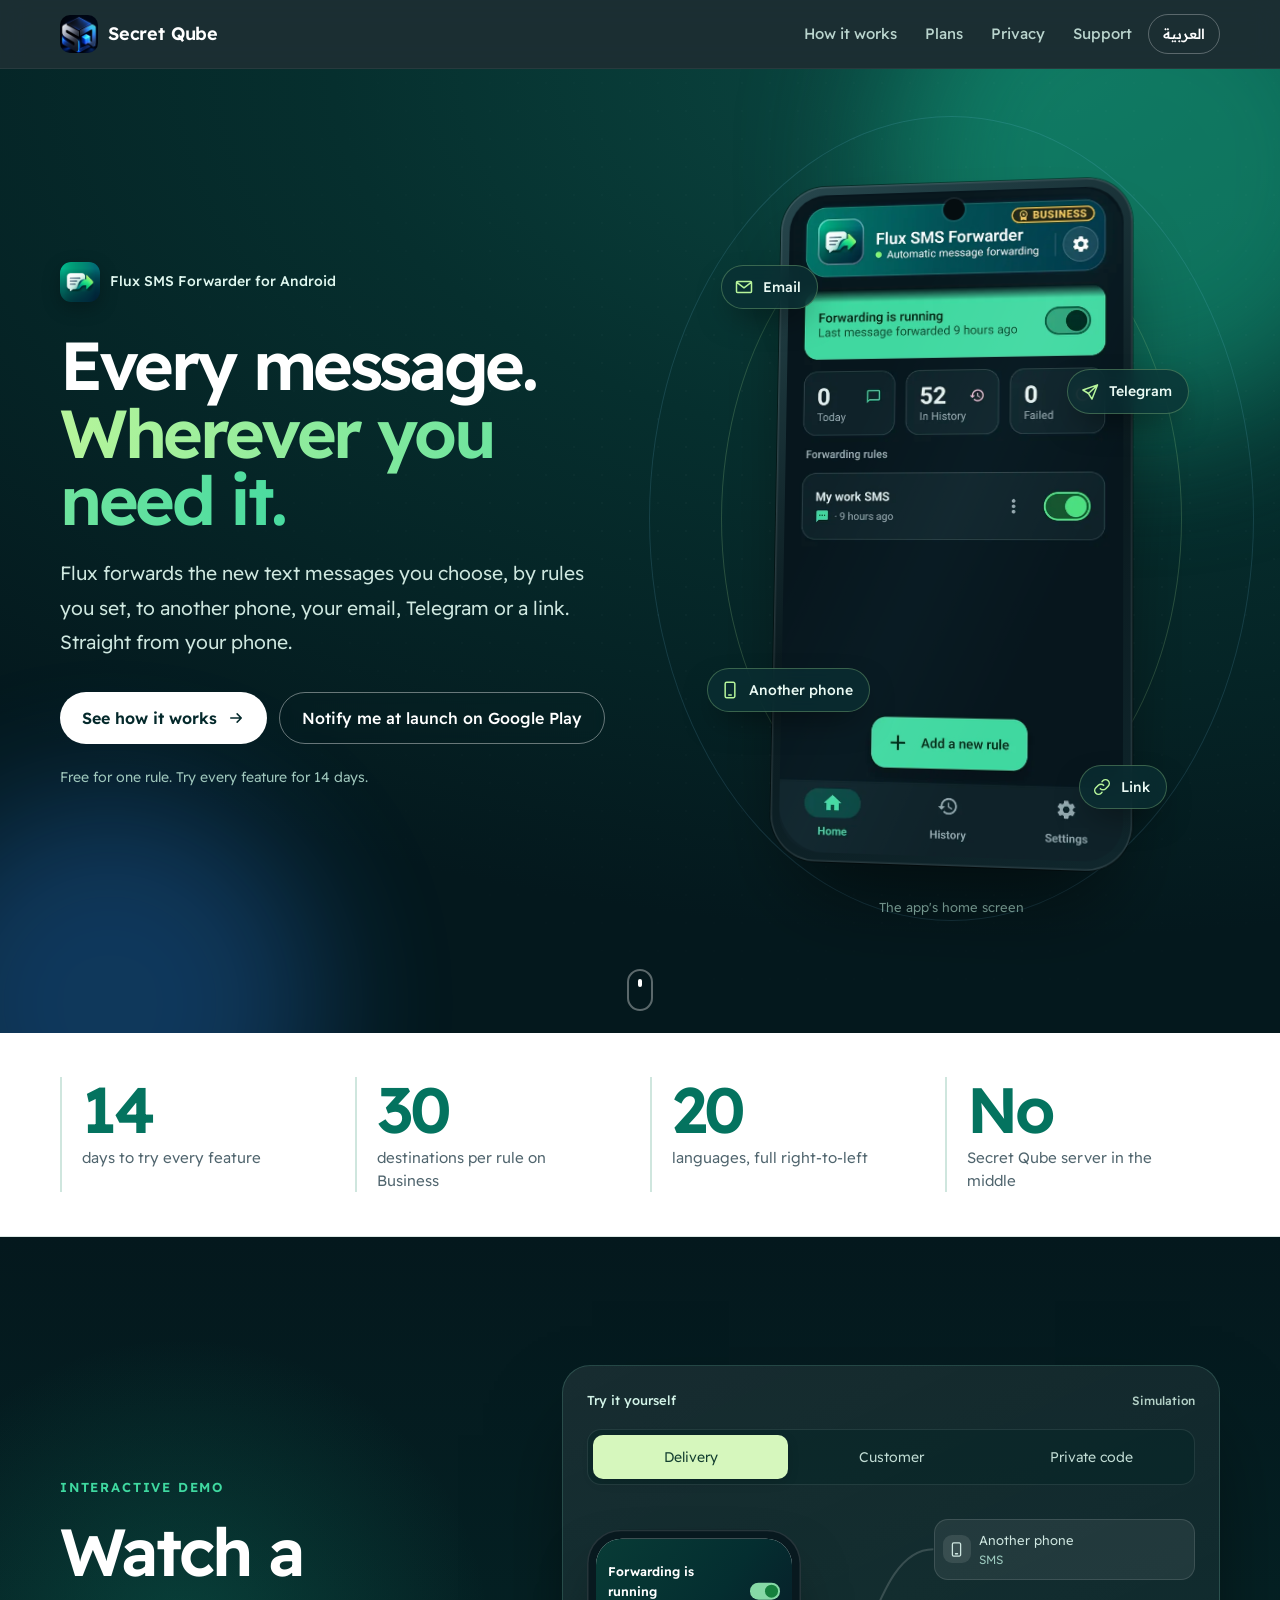
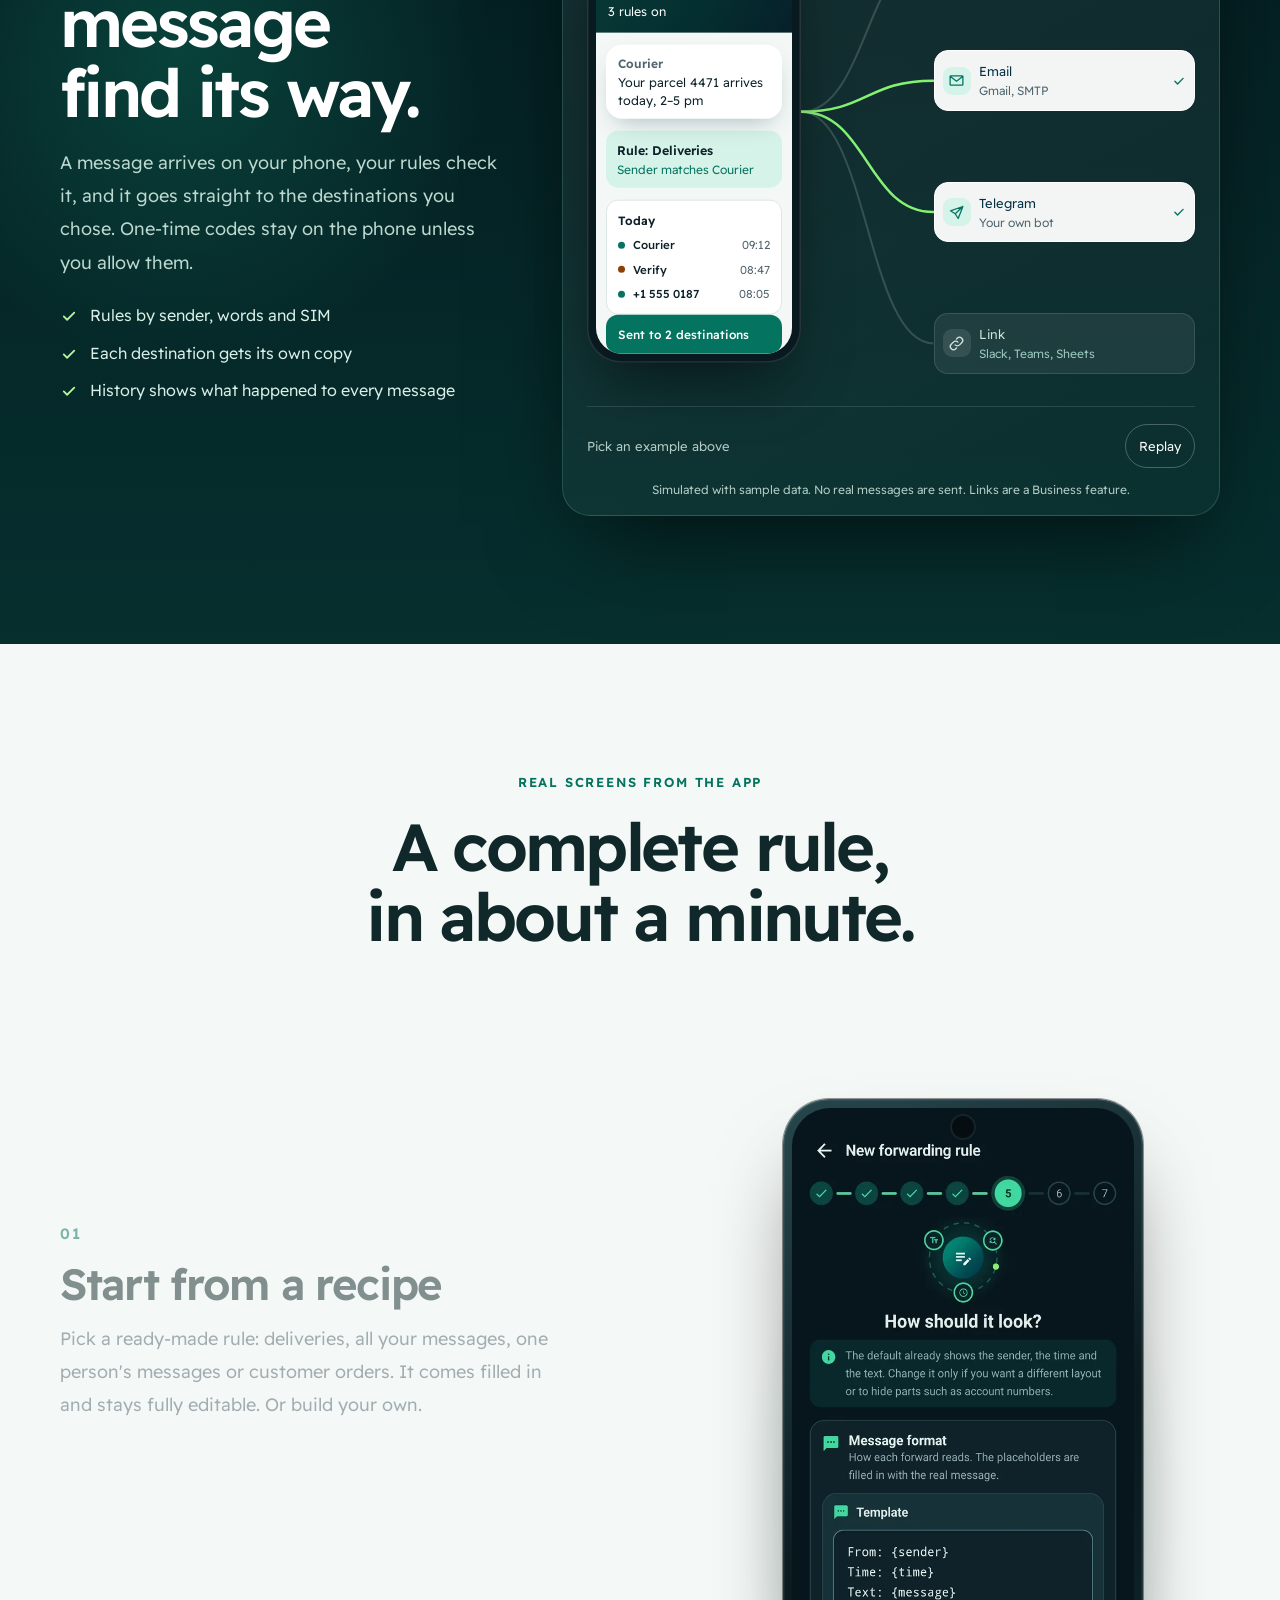
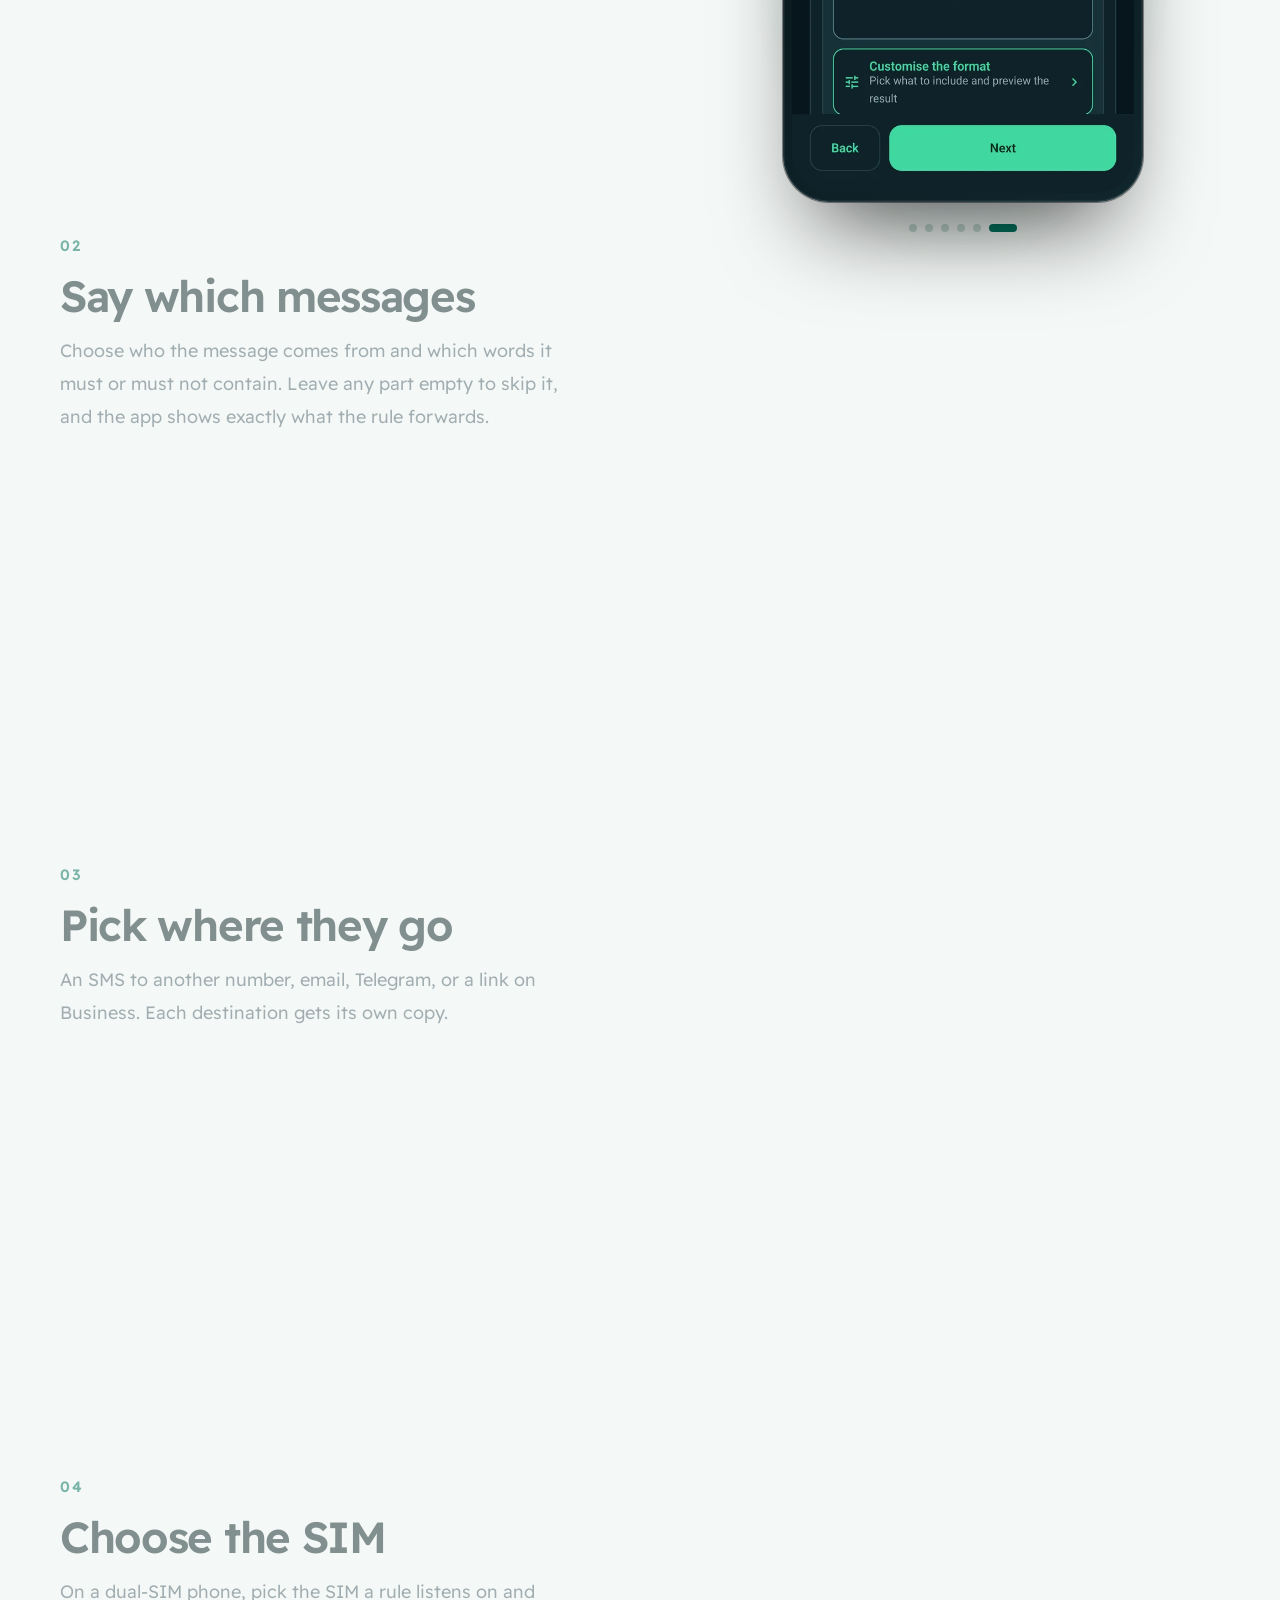
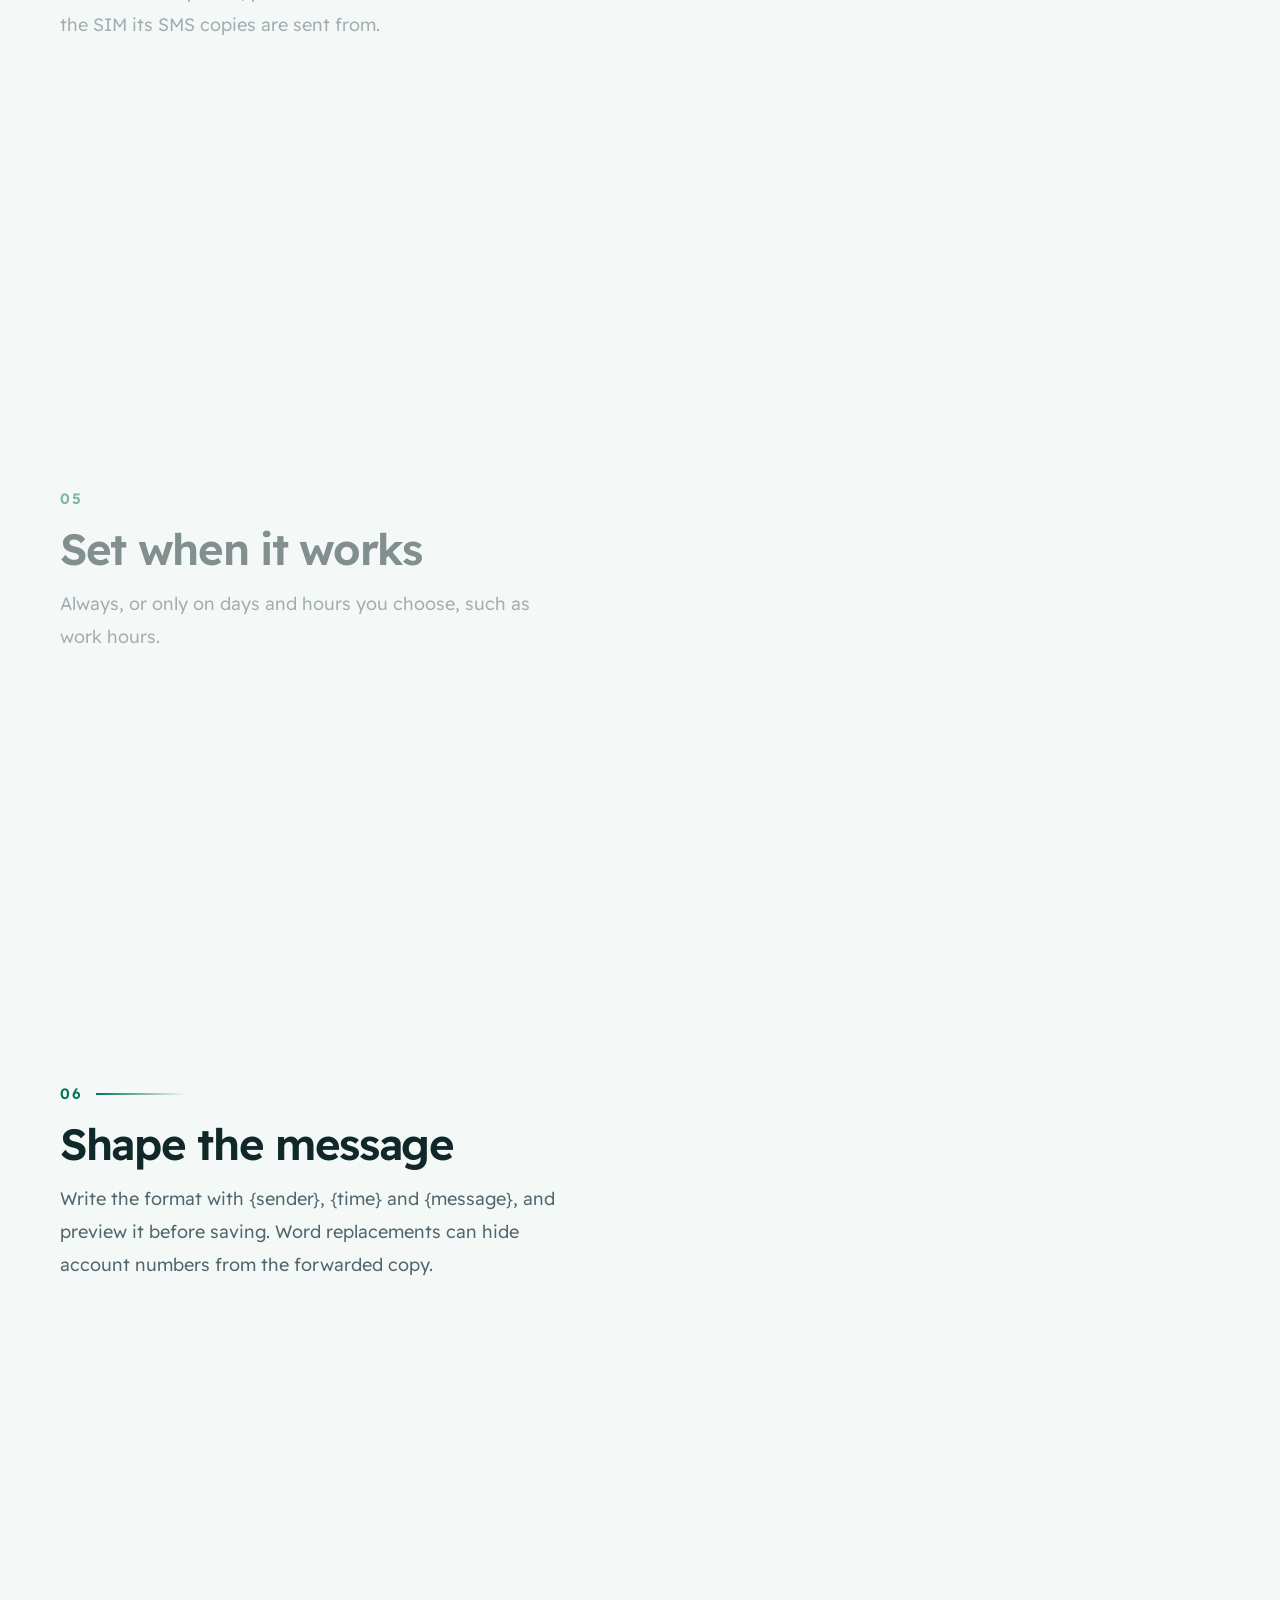
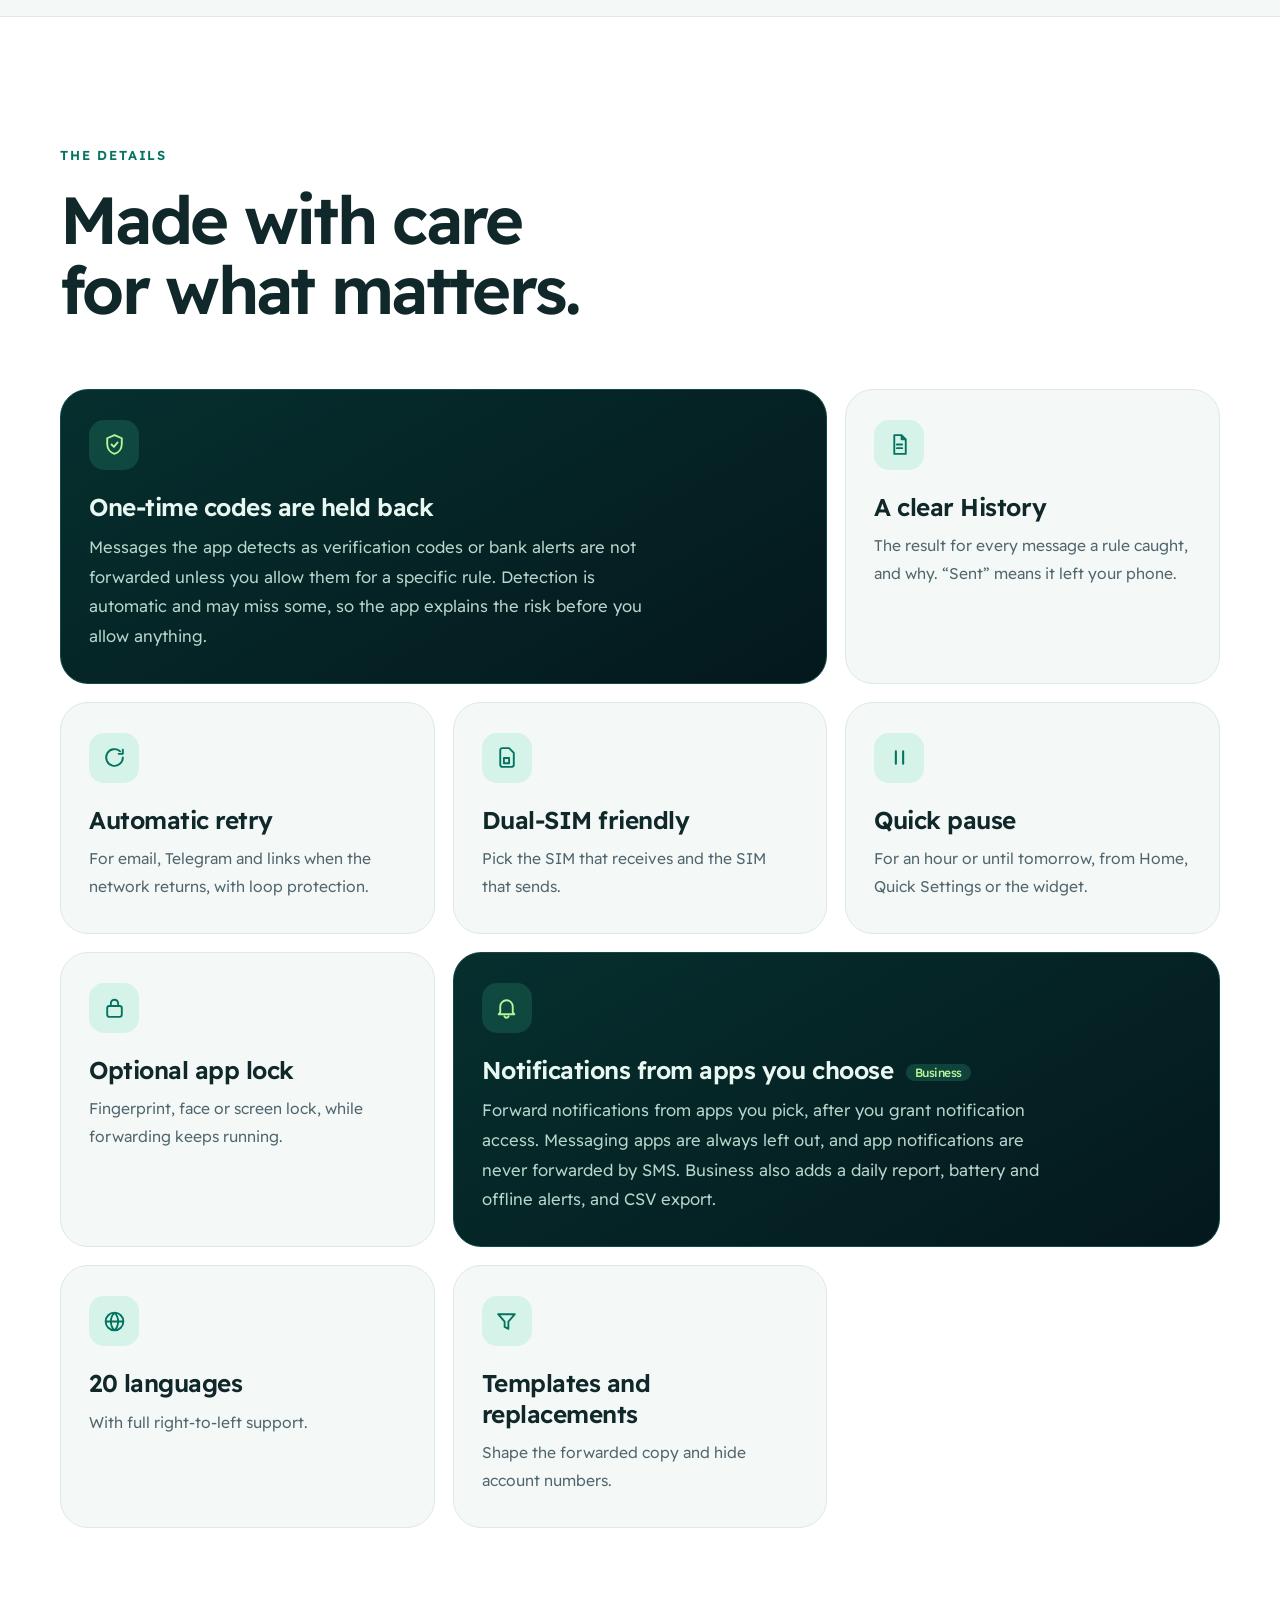
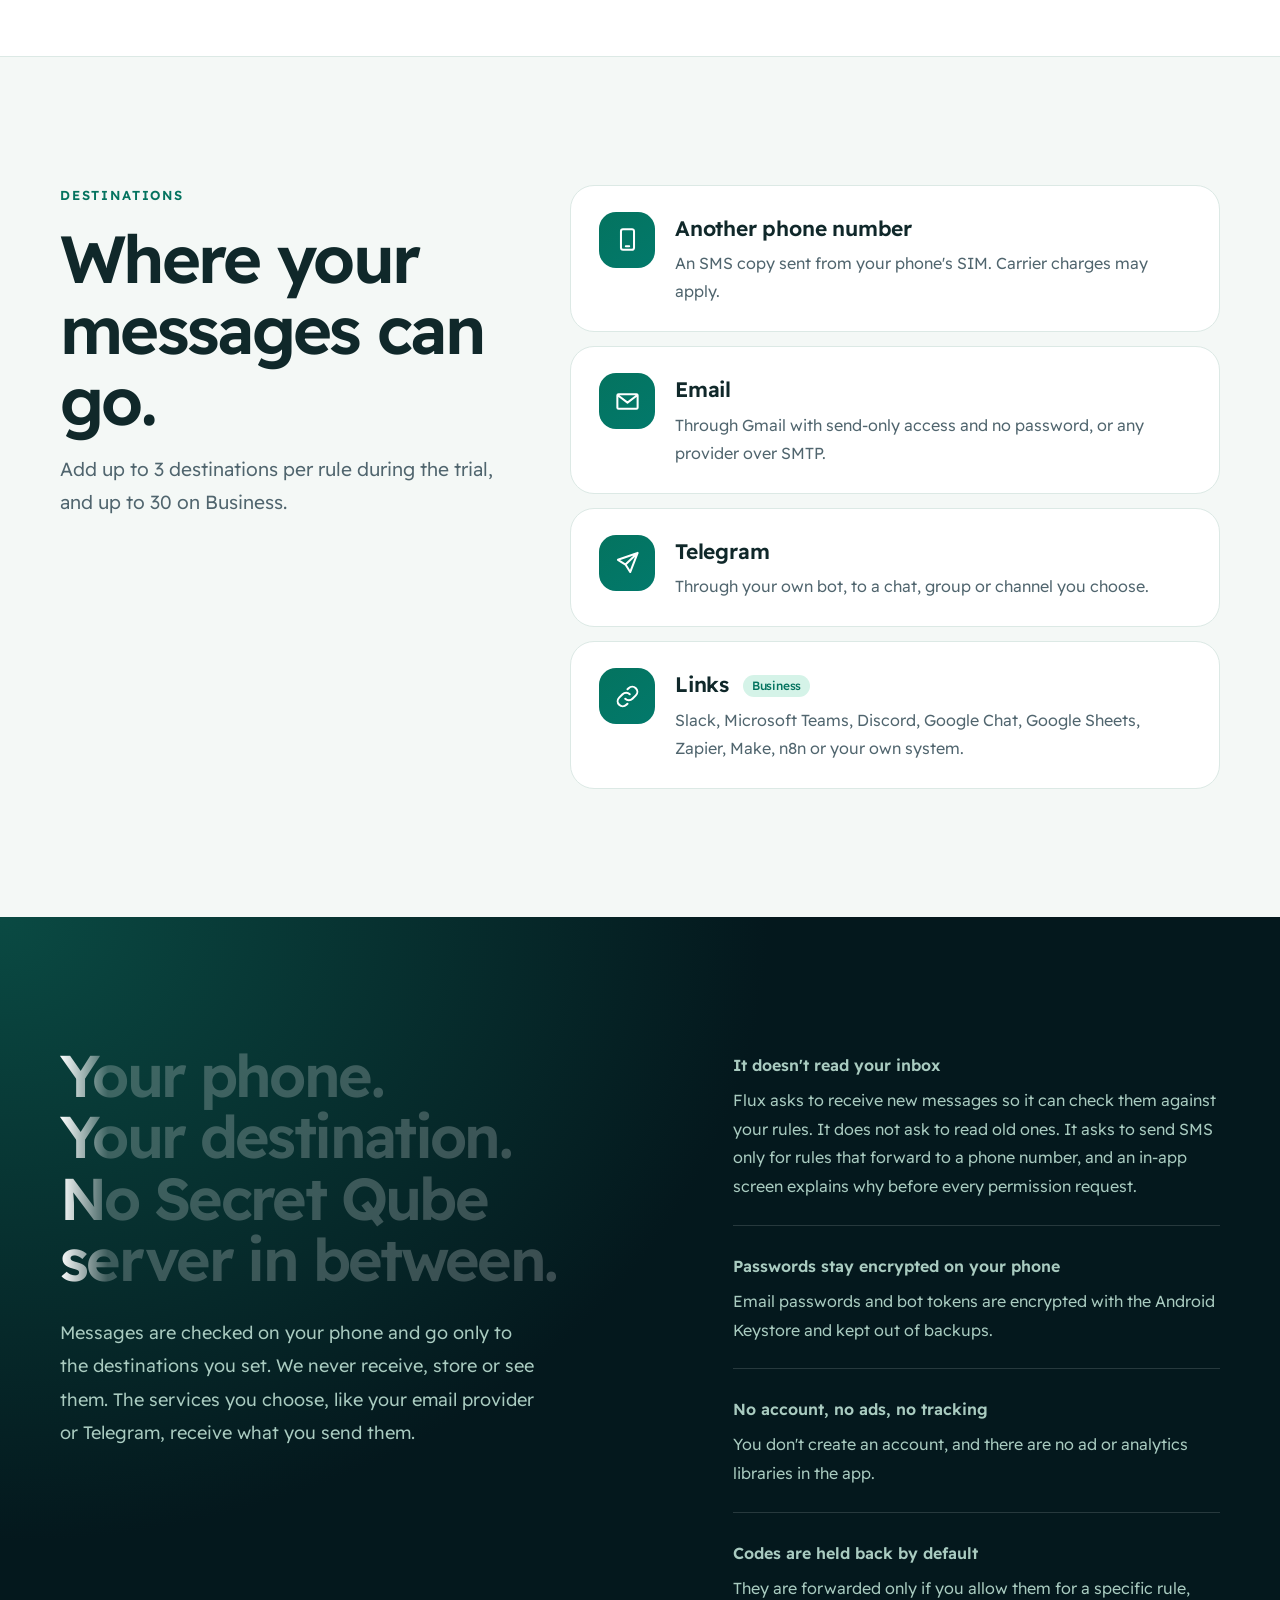
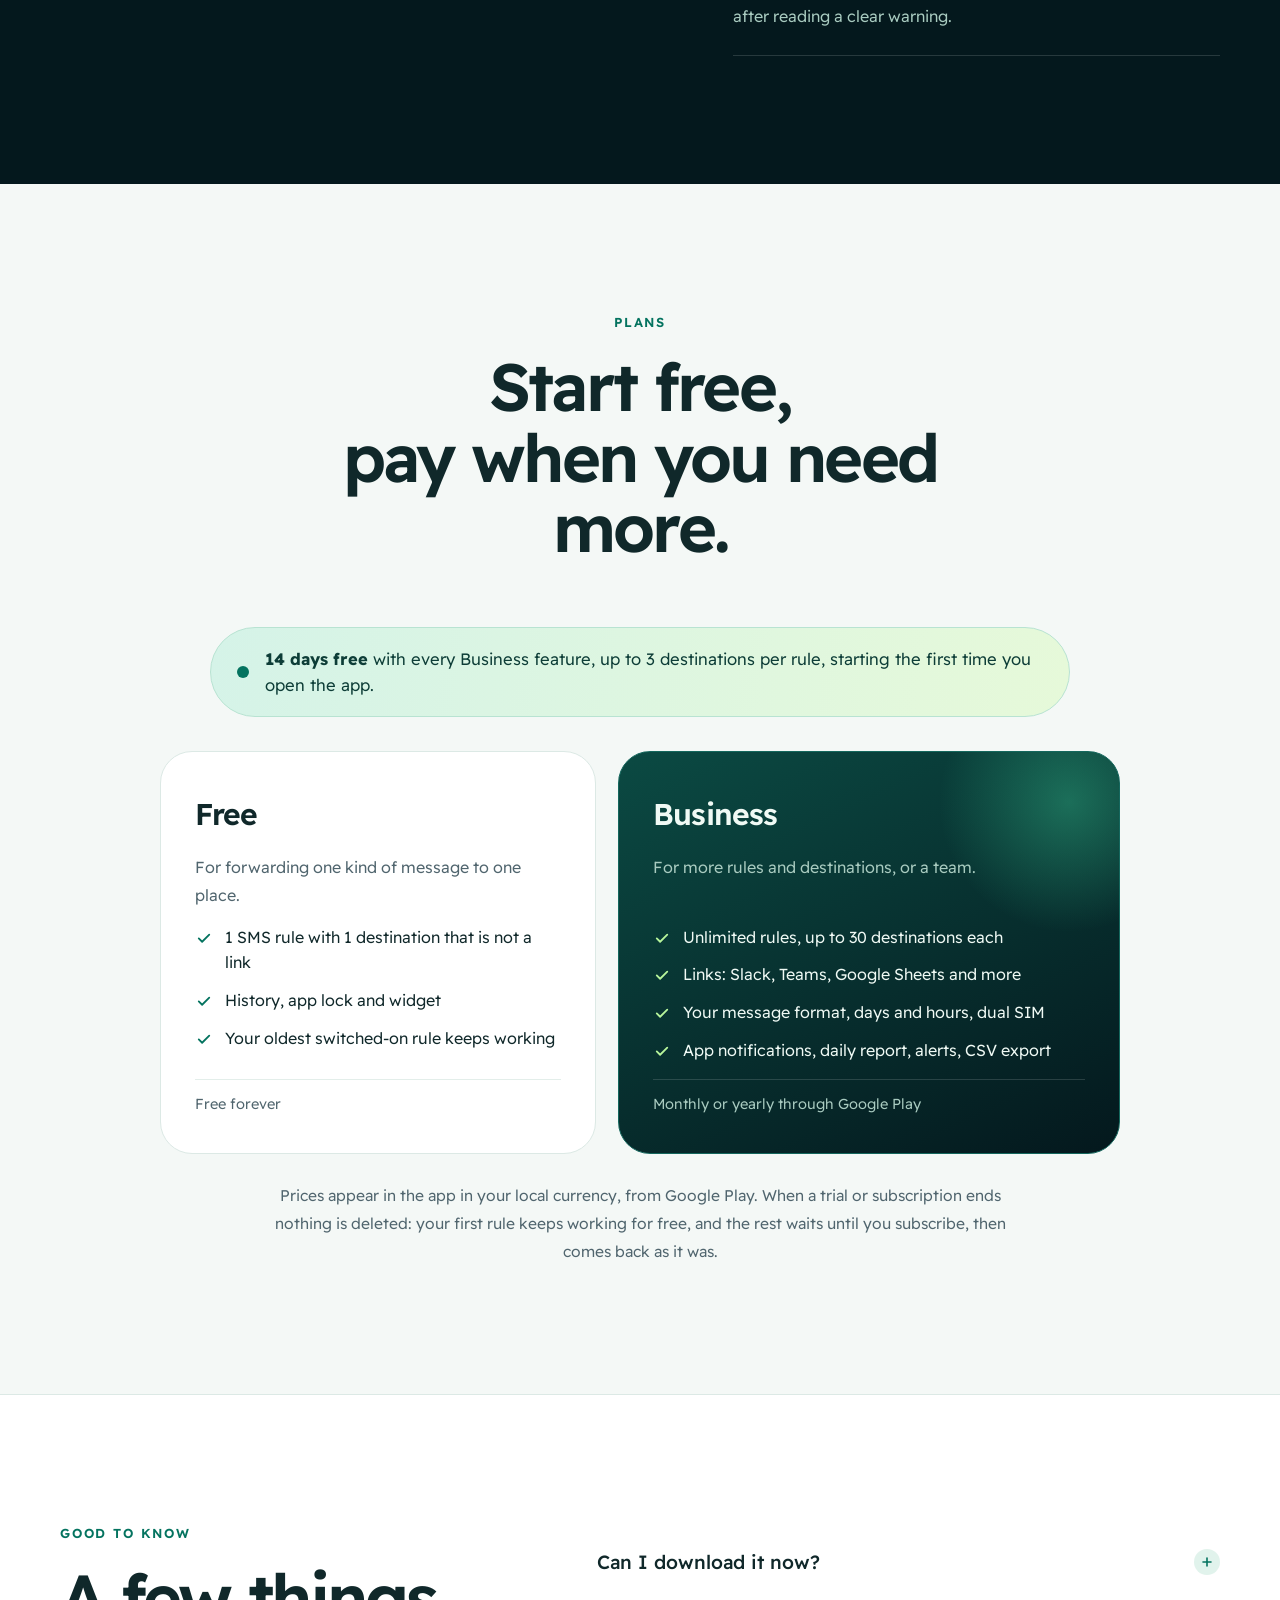
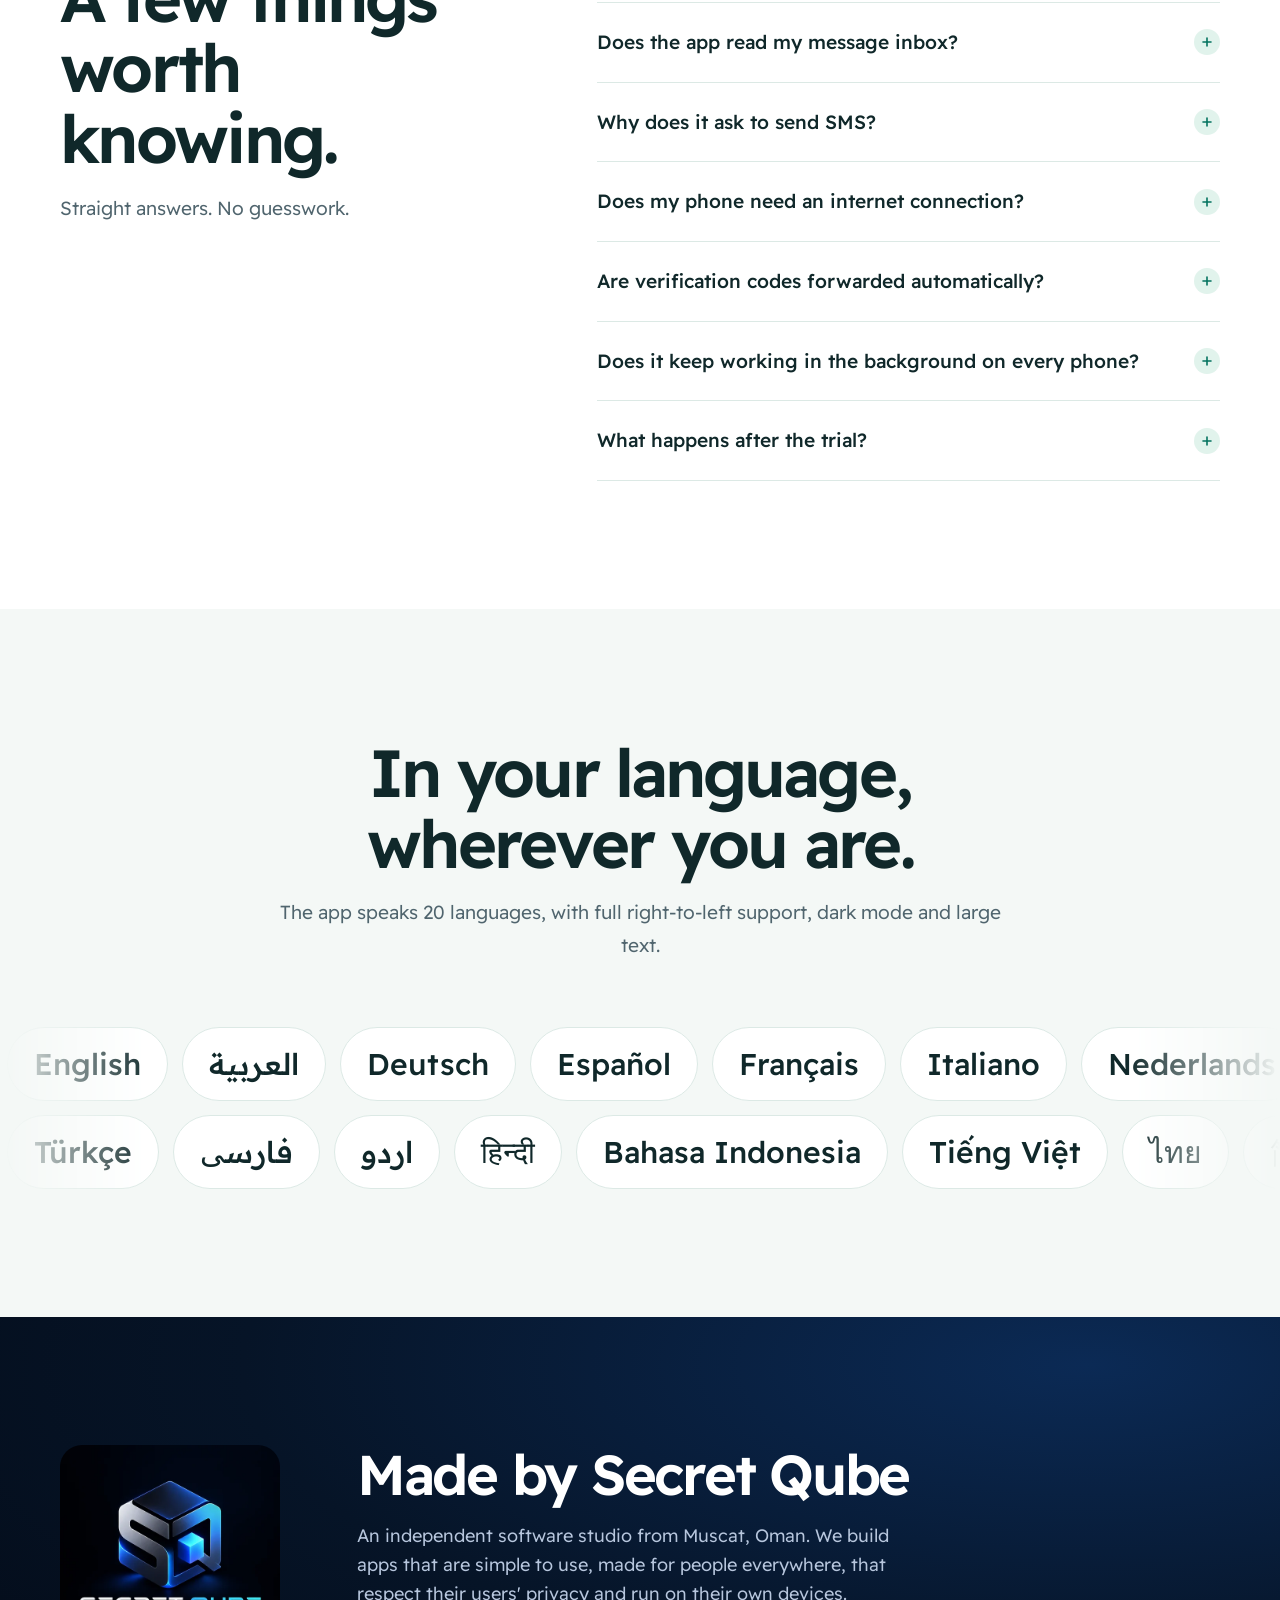
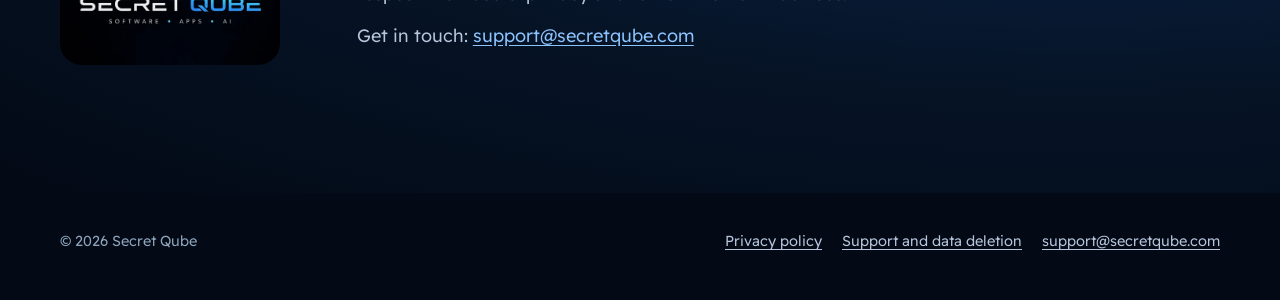
<file: index.html>
<!doctype html>
<html lang="ar" dir="rtl" data-lang="ar">
<head>
<meta charset="utf-8">
<meta name="viewport" content="width=device-width,initial-scale=1">
<title>Flux SMS Forwarder by Secret Qube</title>
<meta name="description" content="Flux SMS Forwarder for Android forwards the new SMS you choose, by your own rules, to another phone, email, Telegram or a link. Straight from your phone. By Secret Qube.">
<meta name="theme-color" content="#04181d">
<link rel="canonical" href="https://secretqube.com/">
<link rel="icon" type="image/png" sizes="32x32" href="assets/favicon-32.png">
<link rel="apple-touch-icon" href="assets/apple-touch-icon.png">
<meta property="og:type" content="website">
<meta property="og:title" content="Flux SMS Forwarder by Secret Qube">
<meta property="og:description" content="Forward new SMS by your rules to another phone, email, Telegram or a link. Straight from your phone.">
<meta property="og:site_name" content="Secret Qube">
<meta property="og:locale" content="en_US">
<meta property="og:locale:alternate" content="ar_AR">
<meta property="og:image:alt" content="Flux SMS Forwarder app icon and home screen, with the text: Forward new SMS by your rules to another phone, email, Telegram or a link.">
<meta property="og:image" content="https://secretqube.com/assets/og.png">
<meta property="og:url" content="https://secretqube.com/">
<meta name="twitter:card" content="summary_large_image">
<meta name="twitter:image" content="https://secretqube.com/assets/og.png">
<script type="application/ld+json">{"@context":"https://schema.org","@type":"SoftwareApplication","name":"Flux SMS Forwarder","operatingSystem":"Android","applicationCategory":"UtilitiesApplication","description":"Forwards new incoming SMS, by your own rules, to another phone, email, Telegram or a link, straight from your phone.","inLanguage":["en","ar"],"offers":{"@type":"Offer","price":"0","priceCurrency":"USD","description":"Free plan; Business subscription through Google Play"},"publisher":{"@type":"Organization","name":"Secret Qube","url":"https://secretqube.com/","email":"support@secretqube.com","address":{"@type":"PostalAddress","addressLocality":"Muscat","addressCountry":"OM"}}}</script>
<link rel="preconnect" href="https://fonts.googleapis.com">
<link rel="preconnect" href="https://fonts.gstatic.com" crossorigin>
<link href="https://fonts.googleapis.com/css2?family=Readex+Pro:wght@300..700&display=swap" rel="stylesheet">
<link rel="stylesheet" href="style.css">
<link rel="stylesheet" href="landing.css">
<script src="lang.js"></script>
</head>
<body class="landing">

<svg width="0" height="0" style="position:absolute" aria-hidden="true">
  <defs>
    <symbol id="i-phone" viewBox="0 0 24 24"><path fill="none" stroke="currentColor" stroke-width="1.8" stroke-linecap="round" stroke-linejoin="round" d="M8 2.8h8a1.8 1.8 0 0 1 1.8 1.8v14.8a1.8 1.8 0 0 1-1.8 1.8H8a1.8 1.8 0 0 1-1.8-1.8V4.6A1.8 1.8 0 0 1 8 2.8ZM10.5 18h3"/></symbol>
    <symbol id="i-mail" viewBox="0 0 24 24"><path fill="none" stroke="currentColor" stroke-width="1.8" stroke-linecap="round" stroke-linejoin="round" d="M4 5.5h16a1 1 0 0 1 1 1v11a1 1 0 0 1-1 1H4a1 1 0 0 1-1-1v-11a1 1 0 0 1 1-1Zm-.6 1 8.6 6.5 8.6-6.5"/></symbol>
    <symbol id="i-send" viewBox="0 0 24 24"><path fill="none" stroke="currentColor" stroke-width="1.8" stroke-linecap="round" stroke-linejoin="round" d="M21 3.5 10.2 13.8M21 3.5l-6.6 17-4.2-6.7-6.7-4.2 17.5-6.1Z"/></symbol>
    <symbol id="i-link" viewBox="0 0 24 24"><path fill="none" stroke="currentColor" stroke-width="1.8" stroke-linecap="round" d="M10 14a4.5 4.5 0 0 0 6.4 0l3-3a4.5 4.5 0 0 0-6.4-6.4l-1 1M14 10a4.5 4.5 0 0 0-6.4 0l-3 3a4.5 4.5 0 0 0 6.4 6.4l1-1"/></symbol>
    <symbol id="i-bell" viewBox="0 0 24 24"><path fill="none" stroke="currentColor" stroke-width="1.8" stroke-linecap="round" stroke-linejoin="round" d="M6 16.5V11a6 6 0 0 1 12 0v5.5l1.5 2h-15L6 16.5ZM10 20.5a2.2 2.2 0 0 0 4 0"/></symbol>
    <symbol id="i-check" viewBox="0 0 24 24"><path fill="none" stroke="currentColor" stroke-width="2.4" stroke-linecap="round" stroke-linejoin="round" d="m5 12.5 4.5 4.5L19 7.5"/></symbol>
    <symbol id="i-shield" viewBox="0 0 24 24"><path fill="none" stroke="currentColor" stroke-width="1.8" stroke-linecap="round" stroke-linejoin="round" d="M12 3l7 3v5.5c0 4.4-2.9 8.3-7 9.5-4.1-1.2-7-5.1-7-9.5V6l7-3Zm-2.8 9 2.2 2.2 3.6-4.2"/></symbol>
    <symbol id="i-clock" viewBox="0 0 24 24"><path fill="none" stroke="currentColor" stroke-width="1.8" stroke-linecap="round" stroke-linejoin="round" d="M12 3.5a8.5 8.5 0 1 0 0 17 8.5 8.5 0 0 0 0-17Zm0 4v4.7l3 1.8"/></symbol>
    <symbol id="i-sim" viewBox="0 0 24 24"><path fill="none" stroke="currentColor" stroke-width="1.8" stroke-linecap="round" stroke-linejoin="round" d="M8 3h6.5L19 7.5V19a2 2 0 0 1-2 2H8a2 2 0 0 1-2-2V5a2 2 0 0 1 2-2Zm1.5 9.5h5v5h-5z"/></symbol>
    <symbol id="i-lock" viewBox="0 0 24 24"><path fill="none" stroke="currentColor" stroke-width="1.8" stroke-linecap="round" stroke-linejoin="round" d="M7 10.5h10a2 2 0 0 1 2 2V19a2 2 0 0 1-2 2H7a2 2 0 0 1-2-2v-6.5a2 2 0 0 1 2-2Zm1.5 0V8a3.5 3.5 0 0 1 7 0v2.5"/></symbol>
    <symbol id="i-globe" viewBox="0 0 24 24"><path fill="none" stroke="currentColor" stroke-width="1.8" stroke-linecap="round" stroke-linejoin="round" d="M12 3.5a8.5 8.5 0 1 0 0 17 8.5 8.5 0 0 0 0-17ZM3.5 12h17M12 3.5c2.4 2.4 3.5 5.4 3.5 8.5s-1.1 6.1-3.5 8.5c-2.4-2.4-3.5-5.4-3.5-8.5s1.1-6.1 3.5-8.5Z"/></symbol>
    <symbol id="i-retry" viewBox="0 0 24 24"><path fill="none" stroke="currentColor" stroke-width="1.8" stroke-linecap="round" stroke-linejoin="round" d="M20 12a8 8 0 1 1-2.6-5.9M20 4.5v4h-4"/></symbol>
    <symbol id="i-pause" viewBox="0 0 24 24"><path fill="none" stroke="currentColor" stroke-width="2" stroke-linecap="round" d="M8.5 6v12M15.5 6v12"/></symbol>
    <symbol id="i-doc" viewBox="0 0 24 24"><path fill="none" stroke="currentColor" stroke-width="1.8" stroke-linecap="round" stroke-linejoin="round" d="M7 3h7l4 4v14H7V3Zm7 0v4h4M9.5 12h5m-5 3.5h5"/></symbol>
    <symbol id="i-filter" viewBox="0 0 24 24"><path fill="none" stroke="currentColor" stroke-width="1.8" stroke-linecap="round" stroke-linejoin="round" d="M4 5h16l-6.2 7.2V19l-3.6-1.8v-5L4 5Z"/></symbol>
    <symbol id="i-arrow" viewBox="0 0 24 24"><path fill="none" stroke="currentColor" stroke-width="2" stroke-linecap="round" stroke-linejoin="round" d="M5 12h14m-5.5-5.5L19 12l-5.5 5.5"/></symbol>
  </defs>
</svg>

<div class="lp-progress" aria-hidden="true"><i></i></div>

<header class="top" id="top">
  <div class="wrap">
    <a class="brand" href="./"><img src="assets/qube-mark.png" alt="" width="38" height="38"><span>Secret Qube</span></a>
    <nav class="nav" aria-label="Main">
      <a class="opt" href="#flow"><span lang="ar">كيف يعمل</span><span lang="en">How it works</span></a>
      <a class="opt" href="#plans"><span lang="ar">الخطط</span><span lang="en">Plans</span></a>
      <a href="privacy.html"><span lang="ar">الخصوصية</span><span lang="en">Privacy</span></a>
      <a href="support.html"><span lang="ar">الدعم</span><span lang="en">Support</span></a>
      <button class="lang-btn" type="button" data-lang-toggle><span lang="ar">English</span><span lang="en">العربية</span></button>
    </nav>
  </div>
</header>

<a class="skip" href="#main"><span lang="ar">انتقل إلى المحتوى</span><span lang="en">Skip to content</span></a>
<main id="main">

<!-- ============ HERO ============ -->
<section class="lp-hero" id="hero" aria-labelledby="hero-title">
  <div class="lp-blob b1" aria-hidden="true"></div><div class="lp-blob b2" aria-hidden="true"></div><div class="lp-grain" aria-hidden="true"></div>
  <div class="wrap lp-hero-grid">
    <div class="lp-hero-copy">
      <span class="app-tag rv"><img src="assets/app-icon.png" alt="" width="40" height="40"><span lang="ar">Flux SMS Forwarder</span><span lang="en">Flux SMS Forwarder for Android</span></span>
      <h1 id="hero-title" class="rv" style="--d:.08s"><span lang="ar">كل رسالة.<br><em>أينما تحتاجها.</em></span><span lang="en">Every message.<br><em>Wherever you need it.</em></span></h1>
      <p class="lede rv" style="--d:.16s"><span lang="ar">يحوّل Flux الرسائل النصية الجديدة التي تختارها، بقواعد تضعها أنت، إلى جوال آخر أو بريدك أو تيليجرام أو رابط. مباشرة من جوالك.</span><span lang="en">Flux forwards the new text messages you choose, by rules you set, to another phone, your email, Telegram or a link. Straight from your phone.</span></p>
      <div class="cta-row rv" style="--d:.24s">
        <a class="btn btn-light" href="#flow"><span lang="ar">شاهد كيف يعمل</span><span lang="en">See how it works</span><svg width="18" height="18" aria-hidden="true" class="flip"><use href="#i-arrow"/></svg></a>
        <!-- After Google Play approves the app, point this button at the Play listing and change its text to "Get it on Google Play". -->
        <a class="btn btn-ghost" href="mailto:support@secretqube.com?subject=Notify%20me%20when%20Flux%20SMS%20Forwarder%20launches"><span lang="ar">أبلغني عند الإطلاق على Google Play</span><span lang="en">Notify me at launch on Google Play</span></a>
      </div>
      <p class="hero-note rv" style="--d:.32s"><span lang="ar">مجاني دائماً لقاعدة واحدة. جرّب كل الميزات 14 يوماً.</span><span lang="en">Free for one rule. Try every feature for 14 days.</span></p>
    </div>

    <div class="lp-hero-visual" id="hero-visual">
      <div class="lp-hero-stage">
        <div class="lp-ring r1" aria-hidden="true"></div><div class="lp-ring r2" aria-hidden="true"></div>
        <div class="dev lp-tilt" id="hero-dev">
          <img src="assets/app-home.webp" width="620" height="1210" alt="" fetchpriority="high">
          <span class="dev-glare" aria-hidden="true"></span>
        </div>
        <span class="chip c1" aria-hidden="true" data-depth="34"><svg><use href="#i-mail"/></svg><span lang="ar">البريد</span><span lang="en">Email</span></span>
        <span class="chip c2" aria-hidden="true" data-depth="52"><svg><use href="#i-send"/></svg><span lang="ar">تيليجرام</span><span lang="en">Telegram</span></span>
        <span class="chip c3" aria-hidden="true" data-depth="24"><svg><use href="#i-phone"/></svg><span lang="ar">رقم آخر</span><span lang="en">Another phone</span></span>
        <span class="chip c4" aria-hidden="true" data-depth="44"><svg><use href="#i-link"/></svg><span lang="ar">رابط</span><span lang="en">Link</span></span>
      </div>
      <p class="lp-cap"><span lang="ar">الشاشة الرئيسية في التطبيق</span><span lang="en">The app's home screen</span></p>
    </div>
  </div>
  <a class="lp-scroll" href="#flow" aria-label="Scroll"><i></i></a>
</section>

<!-- ============ NUMBERS ============ -->
<div class="lp-numbers"><div class="wrap">
  <div class="rv"><b><span data-count="14">14</span></b><span><span lang="ar">يوماً لتجربة كل الميزات</span><span lang="en">days to try every feature</span></span></div>
  <div class="rv" style="--d:.06s"><b><span data-count="30">30</span></b><span><span lang="ar">وجهة لكل قاعدة في Business</span><span lang="en">destinations per rule on Business</span></span></div>
  <div class="rv" style="--d:.12s"><b><span data-count="20">20</span></b><span><span lang="ar">لغة، مع دعم RTL كامل</span><span lang="en">languages, full right-to-left</span></span></div>
  <div class="rv" style="--d:.18s"><b><span lang="ar">لا</span><span lang="en">No</span></b><span><span lang="ar">خادم لـ Secret Qube في المنتصف</span><span lang="en">Secret Qube server in the middle</span></span></div>
</div></div>

<!-- ============ LIVE DEMO ============ -->
<section class="lp-flow" id="flow" aria-labelledby="flow-title">
  <div class="wrap lp-flow-grid">
    <div class="lp-flow-copy">
      <span class="eyebrow rv"><span lang="ar">عرض تفاعلي</span><span lang="en">Interactive demo</span></span>
      <h2 id="flow-title" class="rv" style="--d:.06s"><span lang="ar">شاهد الرسالة<br>وهي تجد طريقها.</span><span lang="en">Watch a message<br>find its way.</span></h2>
      <p class="rv" style="--d:.12s"><span lang="ar">تصل الرسالة إلى جوالك، فتفحصها القواعد، وتخرج مباشرة إلى الوجهات التي اخترتها. أما رموز التحقق فتبقى على الجوال ما لم تسمح بها أنت.</span><span lang="en">A message arrives on your phone, your rules check it, and it goes straight to the destinations you chose. One-time codes stay on the phone unless you allow them.</span></p>
      <ul class="lp-ticks rv" style="--d:.18s">
        <li><svg width="18" height="18" aria-hidden="true"><use href="#i-check"/></svg><span lang="ar">بقواعد حسب المرسل والكلمات والشريحة</span><span lang="en">Rules by sender, words and SIM</span></li>
        <li><svg width="18" height="18" aria-hidden="true"><use href="#i-check"/></svg><span lang="ar">كل وجهة تحصل على نسختها الخاصة</span><span lang="en">Each destination gets its own copy</span></li>
        <li><svg width="18" height="18" aria-hidden="true"><use href="#i-check"/></svg><span lang="ar">السجل يخبرك بما حدث لكل رسالة</span><span lang="en">History shows what happened to every message</span></li>
      </ul>
    </div>

    <div class="hero-demo rv" id="demo" style="--d:.1s">
      <div class="demo-top"><span lang="ar">جرّبها بنفسك</span><span lang="en">Try it yourself</span><span class="demo-label"><span lang="ar">محاكاة</span><span lang="en">Simulation</span></span></div>
      <div class="scenario-tabs" role="group" aria-label="Demo scenarios">
        <button type="button" data-scenario="0" aria-pressed="true"><span lang="ar">شحنة</span><span lang="en">Delivery</span></button>
        <button type="button" data-scenario="2" aria-pressed="false"><span lang="ar">رسالة عميل</span><span lang="en">Customer</span></button>
        <button type="button" data-scenario="1" aria-pressed="false"><span lang="ar">رمز تحقق</span><span lang="en">Private code</span></button>
      </div>
      <div class="stage" id="stage">
        <span class="sr"><span lang="ar">رسالة تصل إلى الجوال، تطابق قاعدة، وتُرسل إلى الوجهات التي اخترتها. رموز التحقق تبقى على الجوال.</span><span lang="en">A message arrives on the phone, matches a rule, and goes to the destinations you chose. Verification codes stay on the phone.</span></span>
        <svg class="wires" aria-hidden="true"></svg>
        <div class="phone" aria-hidden="true">
          <div class="scr">
            <div class="st-top"><div><b><span lang="ar">التحويل يعمل</span><span lang="en">Forwarding is running</span></b><span lang="ar">3 قواعد تعمل</span><span lang="en">3 rules on</span></div><span class="m-switch" style="margin-inline-start:auto"></span></div>
            <div class="notif" id="st-notif"></div>
            <div class="rule-chip" id="st-rule"></div>
            <div class="st-hist">
              <span><span lang="ar">اليوم</span><span lang="en">Today</span></span>
              <div><i class="ok"></i><b>Courier</b><em>09:12</em></div>
              <div><i class="hold"></i><b>Verify</b><em>08:47</em></div>
              <div><i class="ok"></i><b><bdi dir="ltr">+1 555 0187</bdi></b><em>08:05</em></div>
            </div>
            <div class="verdict" id="st-verdict"></div>
          </div>
        </div>
        <div class="dests" aria-hidden="true">
          <div class="dest" data-d="sms"><i><svg><use href="#i-phone"/></svg></i><div><span lang="ar">رقم آخر</span><span lang="en">Another phone</span><small>SMS</small></div><svg class="tick" width="18" height="18"><use href="#i-check"/></svg></div>
          <div class="dest" data-d="mail"><i><svg><use href="#i-mail"/></svg></i><div><span lang="ar">البريد</span><span lang="en">Email</span><small>Gmail, SMTP</small></div><svg class="tick" width="18" height="18"><use href="#i-check"/></svg></div>
          <div class="dest" data-d="tg"><i><svg><use href="#i-send"/></svg></i><div><span lang="ar">تيليجرام</span><span lang="en">Telegram</span><small><span lang="ar">بوتك الخاص</span><span lang="en">Your own bot</span></small></div><svg class="tick" width="18" height="18"><use href="#i-check"/></svg></div>
          <div class="dest" data-d="link"><i><svg><use href="#i-link"/></svg></i><div><span lang="ar">رابط</span><span lang="en">Link</span><small>Slack, Teams, Sheets</small></div><svg class="tick" width="18" height="18"><use href="#i-check"/></svg></div>
        </div>
      </div>
      <div class="demo-bottom"><p id="demo-status" class="sr" role="status" aria-live="polite"></p><span class="demo-hint"><span lang="ar">اختر مثالاً من الأعلى</span><span lang="en">Pick an example above</span></span><button type="button" id="replay"><span lang="ar">إعادة التشغيل</span><span lang="en">Replay</span></button></div>
      <p class="demo-disclaimer"><span lang="ar">محاكاة ببيانات تجريبية؛ لا تُرسل رسائل حقيقية. الروابط ميزة في خطة Business.</span><span lang="en">Simulated with sample data. No real messages are sent. Links are a Business feature.</span></p>
    </div>
  </div>
</section>

<!-- ============ SCROLL STORY ============ -->
<section class="lp-story" id="tour" aria-labelledby="tour-title">
  <div class="wrap">
    <div class="lp-head center">
      <span class="eyebrow rv"><span lang="ar">لقطات حقيقية من التطبيق</span><span lang="en">Real screens from the app</span></span>
      <h2 id="tour-title" class="rv" style="--d:.06s"><span lang="ar">قاعدة كاملة<br>في دقيقة واحدة.</span><span lang="en">A complete rule,<br>in about a minute.</span></h2>
    </div>
    <div class="lp-story-grid">
      <ol class="lp-steps">
        <li class="lp-step is-active" data-i="0">
          <span class="n">01</span>
          <h3><span lang="ar">ابدأ من وصفة جاهزة</span><span lang="en">Start from a recipe</span></h3>
          <p><span lang="ar">اختر قاعدة جاهزة: الشحنات، أو كل رسائلك، أو رسائل شخص واحد، أو طلبات العملاء. تأتي معبّأة، وكل شيء فيها يبقى قابلاً للتعديل. أو ابنِ قاعدتك بنفسك.</span><span lang="en">Pick a ready-made rule: deliveries, all your messages, one person's messages or customer orders. It comes filled in and stays fully editable. Or build your own.</span></p>
          <div class="step-shot"><div class="dev"><img src="assets/app-recipes.webp" width="620" height="1210" alt="" loading="lazy"></div></div>
        </li>
        <li class="lp-step" data-i="1">
          <span class="n">02</span>
          <h3><span lang="ar">حدّد أي الرسائل</span><span lang="en">Say which messages</span></h3>
          <p><span lang="ar">اختر المرسل، والكلمات التي يجب أن تحتويها الرسالة أو لا تحتويها. اترك أي جزء فارغاً لتتجاوزه، ويُظهر لك التطبيق بدقة ما ستحوّله القاعدة.</span><span lang="en">Choose who the message comes from and which words it must or must not contain. Leave any part empty to skip it, and the app shows exactly what the rule forwards.</span></p>
          <div class="step-shot"><div class="dev"><img src="assets/app-which.webp" width="620" height="1210" alt="" loading="lazy"></div></div>
        </li>
        <li class="lp-step" data-i="2">
          <span class="n">03</span>
          <h3><span lang="ar">اختر إلى أين تذهب</span><span lang="en">Pick where they go</span></h3>
          <p><span lang="ar">رسالة SMS إلى رقم آخر، أو بريد، أو تيليجرام، أو رابط في Business. كل وجهة تحصل على نسختها الخاصة.</span><span lang="en">An SMS to another number, email, Telegram, or a link on Business. Each destination gets its own copy.</span></p>
          <div class="step-shot"><div class="dev"><img src="assets/app-dest.webp" width="620" height="1210" alt="" loading="lazy"></div></div>
        </li>
        <li class="lp-step" data-i="3">
          <span class="n">04</span>
          <h3><span lang="ar">حدّد الشريحة</span><span lang="en">Choose the SIM</span></h3>
          <p><span lang="ar">على جوال بشريحتين، اختر الشريحة التي تستمع إليها القاعدة، والشريحة التي تُرسل منها نسخ SMS.</span><span lang="en">On a dual-SIM phone, pick the SIM a rule listens on and the SIM its SMS copies are sent from.</span></p>
          <div class="step-shot"><div class="dev"><img src="assets/app-sim.webp" width="620" height="1210" alt="" loading="lazy"></div></div>
        </li>
        <li class="lp-step" data-i="4">
          <span class="n">05</span>
          <h3><span lang="ar">حدّد متى تعمل</span><span lang="en">Set when it works</span></h3>
          <p><span lang="ar">دائماً، أو في أيام وساعات تختارها، مثل ساعات العمل فقط.</span><span lang="en">Always, or only on days and hours you choose, such as work hours.</span></p>
          <div class="step-shot"><div class="dev"><img src="assets/app-when.webp" width="620" height="1210" alt="" loading="lazy"></div></div>
        </li>
        <li class="lp-step" data-i="5">
          <span class="n">06</span>
          <h3><span lang="ar">صُغ شكل الرسالة</span><span lang="en">Shape the message</span></h3>
          <p><span lang="ar">اكتب القالب باستخدام {sender} و{time} و{message}، وشاهد المعاينة قبل الحفظ. ويمكنك استبدال كلمات لإخفاء أرقام الحسابات من النسخة المحوَّلة.</span><span lang="en">Write the format with {sender}, {time} and {message}, and preview it before saving. Word replacements can hide account numbers from the forwarded copy.</span></p>
          <div class="step-shot"><div class="dev"><img src="assets/app-format.webp" width="620" height="1210" alt="" loading="lazy"></div></div>
        </li>
      </ol>
      <div class="lp-sticky" aria-hidden="true">
        <div class="lp-sticky-in">
          <div class="lp-glow"></div>
          <div class="dev lp-stack">
            <img class="sh on" src="assets/app-recipes.webp" width="620" height="1210" alt="" loading="lazy">
            <img class="sh" src="assets/app-which.webp" width="620" height="1210" alt="" loading="lazy">
            <img class="sh" src="assets/app-dest.webp" width="620" height="1210" alt="" loading="lazy">
            <img class="sh" src="assets/app-sim.webp" width="620" height="1210" alt="" loading="lazy">
            <img class="sh" src="assets/app-when.webp" width="620" height="1210" alt="" loading="lazy">
            <img class="sh" src="assets/app-format.webp" width="620" height="1210" alt="" loading="lazy">
          </div>
          <div class="lp-dots"><i class="on"></i><i></i><i></i><i></i><i></i><i></i></div>
        </div>
      </div>
    </div>
  </div>
</section>

<!-- ============ FEATURES ============ -->
<section class="lp-bento-sec" id="features" aria-labelledby="feat-title">
  <div class="wrap">
    <div class="lp-head">
      <span class="eyebrow rv"><span lang="ar">التفاصيل</span><span lang="en">The details</span></span>
      <h2 id="feat-title" class="rv" style="--d:.06s"><span lang="ar">مصمَّم بعناية<br>لما يهم فعلاً.</span><span lang="en">Made with care<br>for what matters.</span></h2>
    </div>
    <div class="lp-bento">
      <article class="bt wide rv"><span class="ic"><svg><use href="#i-shield"/></svg></span><h3><span lang="ar">رموز التحقق محجوبة افتراضياً</span><span lang="en">One-time codes are held back</span></h3><p><span lang="ar">الرسائل التي يكتشف التطبيق أنها رموز تحقق أو تنبيهات بنكية لا تُحوَّل ما لم تسمح بها لقاعدة بعينها. الاكتشاف تلقائي وقد يفوّت بعض الرسائل، لذلك يشرح التطبيق المخاطر قبل أي سماح.</span><span lang="en">Messages the app detects as verification codes or bank alerts are not forwarded unless you allow them for a specific rule. Detection is automatic and may miss some, so the app explains the risk before you allow anything.</span></p></article>
      <article class="bt rv" style="--d:.05s"><span class="ic"><svg><use href="#i-doc"/></svg></span><h3><span lang="ar">سجل واضح</span><span lang="en">A clear History</span></h3><p><span lang="ar">نتيجة كل رسالة طابقت قاعدة، وسببها. «أُرسلت» تعني أنها خرجت من جوالك.</span><span lang="en">The result for every message a rule caught, and why. “Sent” means it left your phone.</span></p></article>
      <article class="bt rv" style="--d:.1s"><span class="ic"><svg><use href="#i-retry"/></svg></span><h3><span lang="ar">إعادة محاولة تلقائية</span><span lang="en">Automatic retry</span></h3><p><span lang="ar">للبريد وتيليجرام والروابط عند عودة الشبكة، مع حماية من حلقات التحويل.</span><span lang="en">For email, Telegram and links when the network returns, with loop protection.</span></p></article>
      <article class="bt rv"><span class="ic"><svg><use href="#i-sim"/></svg></span><h3><span lang="ar">يدعم الشريحتين</span><span lang="en">Dual-SIM friendly</span></h3><p><span lang="ar">اختر الشريحة التي تستقبل والشريحة التي ترسل.</span><span lang="en">Pick the SIM that receives and the SIM that sends.</span></p></article>
      <article class="bt rv" style="--d:.05s"><span class="ic"><svg><use href="#i-pause"/></svg></span><h3><span lang="ar">إيقاف مؤقت سريع</span><span lang="en">Quick pause</span></h3><p><span lang="ar">لساعة أو حتى الغد، من الرئيسية أو الإعدادات السريعة أو الأداة.</span><span lang="en">For an hour or until tomorrow, from Home, Quick Settings or the widget.</span></p></article>
      <article class="bt rv" style="--d:.1s"><span class="ic"><svg><use href="#i-lock"/></svg></span><h3><span lang="ar">قفل اختياري</span><span lang="en">Optional app lock</span></h3><p><span lang="ar">بالبصمة أو الوجه أو قفل الشاشة، والتحويل يستمر في الخلفية.</span><span lang="en">Fingerprint, face or screen lock, while forwarding keeps running.</span></p></article>
      <article class="bt wide rv"><span class="ic"><svg><use href="#i-bell"/></svg></span><h3><span lang="ar">إشعارات التطبيقات التي تختارها <span class="tag">Business</span></span><span lang="en">Notifications from apps you choose <span class="tag">Business</span></span></h3><p><span lang="ar">حوّل إشعارات تطبيقات اخترتها أنت بعد منح الوصول للإشعارات. تطبيقات الرسائل مستبعدة دائماً، ولا تُحوَّل إشعارات التطبيقات عبر SMS أبداً. كما تحصل على تقرير يومي وتنبيهات البطارية والاتصال وتصدير CSV.</span><span lang="en">Forward notifications from apps you pick, after you grant notification access. Messaging apps are always left out, and app notifications are never forwarded by SMS. Business also adds a daily report, battery and offline alerts, and CSV export.</span></p></article>
      <article class="bt rv" style="--d:.05s"><span class="ic"><svg><use href="#i-globe"/></svg></span><h3><span lang="ar">20 لغة</span><span lang="en">20 languages</span></h3><p><span lang="ar">مع دعم كامل للكتابة من اليمين إلى اليسار.</span><span lang="en">With full right-to-left support.</span></p></article>
      <article class="bt rv" style="--d:.1s"><span class="ic"><svg><use href="#i-filter"/></svg></span><h3><span lang="ar">قالب وكلمات بديلة</span><span lang="en">Templates and replacements</span></h3><p><span lang="ar">شكّل الرسالة المحوَّلة وأخفِ أرقام الحسابات.</span><span lang="en">Shape the forwarded copy and hide account numbers.</span></p></article>
    </div>
  </div>
</section>

<!-- ============ DESTINATIONS ============ -->
<section class="lp-dests" aria-labelledby="dest-title">
  <div class="wrap lp-dests-grid">
    <div class="lp-head">
      <span class="eyebrow rv"><span lang="ar">الوجهات</span><span lang="en">Destinations</span></span>
      <h2 id="dest-title" class="rv" style="--d:.06s"><span lang="ar">إلى أين<br>تذهب رسائلك.</span><span lang="en">Where your<br>messages can go.</span></h2>
      <p class="rv" style="--d:.12s"><span lang="ar">أضف حتى 3 وجهات لكل قاعدة خلال التجربة، وحتى 30 في Business.</span><span lang="en">Add up to 3 destinations per rule during the trial, and up to 30 on Business.</span></p>
    </div>
    <ul class="lp-dest-list">
      <li class="rv"><span class="ic"><svg><use href="#i-phone"/></svg></span><div><b><span lang="ar">رقم جوال آخر</span><span lang="en">Another phone number</span></b><p><span lang="ar">نسخة SMS تُرسل من شريحة جوالك، وقد يحتسب المشغّل رسوماً عليها.</span><span lang="en">An SMS copy sent from your phone's SIM. Carrier charges may apply.</span></p></div></li>
      <li class="rv" style="--d:.05s"><span class="ic"><svg><use href="#i-mail"/></svg></span><div><b><span lang="ar">البريد الإلكتروني</span><span lang="en">Email</span></b><p><span lang="ar">عبر Gmail بصلاحية إرسال فقط وبلا كلمة مرور، أو أي مزوّد عبر SMTP.</span><span lang="en">Through Gmail with send-only access and no password, or any provider over SMTP.</span></p></div></li>
      <li class="rv" style="--d:.1s"><span class="ic"><svg><use href="#i-send"/></svg></span><div><b><span lang="ar">تيليجرام</span><span lang="en">Telegram</span></b><p><span lang="ar">عبر بوتك الخاص إلى محادثة أو مجموعة أو قناة تختارها.</span><span lang="en">Through your own bot, to a chat, group or channel you choose.</span></p></div></li>
      <li class="rv" style="--d:.15s"><span class="ic"><svg><use href="#i-link"/></svg></span><div><b><span lang="ar">الروابط <span class="tag">Business</span></span><span lang="en">Links <span class="tag">Business</span></span></b><p><span lang="ar">Slack وMicrosoft Teams وDiscord وGoogle Chat وGoogle Sheets وZapier وMake وn8n، أو نظامك الخاص.</span><span lang="en">Slack, Microsoft Teams, Discord, Google Chat, Google Sheets, Zapier, Make, n8n or your own system.</span></p></div></li>
    </ul>
  </div>
</section>

<!-- ============ PRIVACY ============ -->
<section class="lp-privacy" aria-labelledby="priv-title">
  <div class="wrap lp-priv-grid">
    <div>
      <h2 class="big fill-text" id="priv-title"><span lang="ar">من جوالك.<br>إلى وجهتك.<br>بلا خادم لنا في المنتصف.</span><span lang="en">Your phone.<br>Your destination.<br>No Secret Qube server in between.</span></h2>
      <p class="rv"><span lang="ar">تُفحص الرسائل على جوالك وتذهب فقط إلى الوجهات التي حدّدتها. لا نستقبلها ولا نخزّنها ولا نراها. والخدمات التي تختارها، مثل مزوّد بريدك أو تيليجرام، تستلم ما ترسله إليها.</span><span lang="en">Messages are checked on your phone and go only to the destinations you set. We never receive, store or see them. The services you choose, like your email provider or Telegram, receive what you send them.</span></p>
    </div>
    <ul class="facts">
      <li class="rv"><b><span lang="ar">لا يقرأ صندوق رسائلك</span><span lang="en">It doesn't read your inbox</span></b><span><span lang="ar">يطلب Flux استقبال الرسائل الجديدة ليطابقها مع قواعدك، ولا يطلب قراءة الرسائل القديمة. ويطلب إرسال SMS فقط للقواعد التي تحوّل إلى رقم جوال. وقبل كل طلب صلاحية تظهر لك شاشة تشرح السبب.</span><span lang="en">Flux asks to receive new messages so it can check them against your rules. It does not ask to read old ones. It asks to send SMS only for rules that forward to a phone number, and an in-app screen explains why before every permission request.</span></span></li>
      <li class="rv" style="--d:.05s"><b><span lang="ar">كلمات المرور مشفّرة على جهازك</span><span lang="en">Passwords stay encrypted on your phone</span></b><span><span lang="ar">كلمات مرور البريد ورموز البوت مشفّرة بـ Android Keystore ومستثناة من النسخ الاحتياطي.</span><span lang="en">Email passwords and bot tokens are encrypted with the Android Keystore and kept out of backups.</span></span></li>
      <li class="rv" style="--d:.1s"><b><span lang="ar">بلا حساب ولا إعلانات ولا تتبّع</span><span lang="en">No account, no ads, no tracking</span></b><span><span lang="ar">لا تنشئ حساباً، ولا توجد مكتبات إعلانات أو تحليلات داخل التطبيق.</span><span lang="en">You don't create an account, and there are no ad or analytics libraries in the app.</span></span></li>
      <li class="rv" style="--d:.15s"><b><span lang="ar">رموز التحقق محجوبة افتراضياً</span><span lang="en">Codes are held back by default</span></b><span><span lang="ar">لا تُحوَّل إلا إذا سمحت بها لقاعدة بعينها، بعد قراءة تحذير واضح.</span><span lang="en">They are forwarded only if you allow them for a specific rule, after reading a clear warning.</span></span></li>
    </ul>
  </div>
</section>

<!-- ============ PLANS ============ -->
<section class="lp-plans" id="plans" aria-labelledby="plans-title">
  <div class="wrap">
    <div class="lp-head center">
      <span class="eyebrow rv"><span lang="ar">الخطط</span><span lang="en">Plans</span></span>
      <h2 id="plans-title" class="rv" style="--d:.06s"><span lang="ar">ابدأ مجاناً،<br>وادفع حين تحتاج أكثر.</span><span lang="en">Start free,<br>pay when you need more.</span></h2>
    </div>
    <div class="lp-trial rv"><span class="pulse" aria-hidden="true"></span><p><b><span lang="ar">14 يوماً مجاناً</span><span lang="en">14 days free</span></b> <span lang="ar">بكل مزايا Business، حتى 3 وجهات لكل قاعدة، تبدأ من أول فتح للتطبيق.</span><span lang="en">with every Business feature, up to 3 destinations per rule, starting the first time you open the app.</span></p></div>
    <div class="lp-plan-grid">
      <article class="lp-plan rv">
        <h3><span lang="ar">مجاني</span><span lang="en">Free</span></h3>
        <p class="who"><span lang="ar">لتحويل نوع واحد من الرسائل إلى مكان واحد.</span><span lang="en">For forwarding one kind of message to one place.</span></p>
        <ul>
          <li><svg width="18" height="18" aria-hidden="true"><use href="#i-check"/></svg><span><span lang="ar">قاعدة SMS واحدة، بوجهة واحدة ليست رابطاً</span><span lang="en">1 SMS rule with 1 destination that is not a link</span></span></li>
          <li><svg width="18" height="18" aria-hidden="true"><use href="#i-check"/></svg><span><span lang="ar">السجل وقفل التطبيق والأداة</span><span lang="en">History, app lock and widget</span></span></li>
          <li><svg width="18" height="18" aria-hidden="true"><use href="#i-check"/></svg><span><span lang="ar">أقدم قاعدة مفعّلة هي التي تعمل</span><span lang="en">Your oldest switched-on rule keeps working</span></span></li>
        </ul>
        <p class="note"><span lang="ar">مجاني دائماً</span><span lang="en">Free forever</span></p>
      </article>
      <article class="lp-plan biz rv" style="--d:.08s">
        <h3>Business</h3>
        <p class="who"><span lang="ar">لمن يحتاج قواعد ووجهات أكثر، أو يدير فريقاً.</span><span lang="en">For more rules and destinations, or a team.</span></p>
        <ul>
          <li><svg width="18" height="18" aria-hidden="true"><use href="#i-check"/></svg><span><span lang="ar">قواعد بلا حد، وحتى 30 وجهة لكل قاعدة</span><span lang="en">Unlimited rules, up to 30 destinations each</span></span></li>
          <li><svg width="18" height="18" aria-hidden="true"><use href="#i-check"/></svg><span><span lang="ar">الروابط: Slack وTeams وGoogle Sheets وغيرها</span><span lang="en">Links: Slack, Teams, Google Sheets and more</span></span></li>
          <li><svg width="18" height="18" aria-hidden="true"><use href="#i-check"/></svg><span><span lang="ar">شكل الرسالة، وأيام وساعات، والشريحتان</span><span lang="en">Your message format, days and hours, dual SIM</span></span></li>
          <li><svg width="18" height="18" aria-hidden="true"><use href="#i-check"/></svg><span><span lang="ar">إشعارات التطبيقات، وتقرير يومي، وتنبيهات، وتصدير CSV</span><span lang="en">App notifications, daily report, alerts, CSV export</span></span></li>
        </ul>
        <p class="note"><span lang="ar">اشتراك شهري أو سنوي عبر Google Play</span><span lang="en">Monthly or yearly through Google Play</span></p>
      </article>
    </div>
    <p class="plans-foot rv"><span lang="ar">تظهر الأسعار داخل التطبيق بعملتك المحلية من Google Play. عند انتهاء التجربة أو الاشتراك لا يُحذف شيء: تستمر قاعدتك الأولى مجاناً، وينتظر الباقي حتى تشترك ويعود كما كان.</span><span lang="en">Prices appear in the app in your local currency, from Google Play. When a trial or subscription ends nothing is deleted: your first rule keeps working for free, and the rest waits until you subscribe, then comes back as it was.</span></p>
  </div>
</section>

<!-- ============ FAQ ============ -->
<section class="faq lp-faq" id="questions" aria-labelledby="faq-title"><div class="wrap faq-layout">
  <div class="lp-head"><span class="eyebrow"><span lang="ar">أسئلة شائعة</span><span lang="en">Good to know</span></span><h2 id="faq-title"><span lang="ar">قبل أن تبدأ.</span><span lang="en">A few things<br>worth knowing.</span></h2><p><span lang="ar">إجابات واضحة، بدون تعقيد.</span><span lang="en">Straight answers. No guesswork.</span></p></div>
  <div>
<details><summary><span lang="ar">هل التطبيق متاح للتحميل الآن؟</span><span lang="en">Can I download it now?</span></summary><p><span lang="ar">لم يُنشر بعد على Google Play. اترك لنا رسالة وسنبلغك فور إطلاقه.</span><span lang="en">It is not live on Google Play yet. Send us a message and we will let you know the day it launches.</span></p><a href="mailto:support@secretqube.com?subject=Notify%20me%20when%20Flux%20SMS%20Forwarder%20launches"><span lang="ar">أبلغني عند الإطلاق</span><span lang="en">Notify me</span></a></details>
<details><summary><span lang="ar">هل يقرأ التطبيق صندوق رسائلي؟</span><span lang="en">Does the app read my message inbox?</span></summary><p><span lang="ar">لا. يستقبل التطبيق الرسائل الجديدة لحظة وصولها ليطابقها مع قواعدك، ولا يقرأ رسائلك القديمة ولا تطبيق الرسائل. ويحوّل فقط الرسائل التي تصل إلى الجوال المثبَّت عليه.</span><span lang="en">No. The app receives new messages as they arrive so it can check them against your rules. It does not read your old messages or your messaging app, and it only forwards messages that arrive on the phone it is installed on.</span></p></details>
<details><summary><span lang="ar">لماذا يطلب إذن إرسال SMS؟</span><span lang="en">Why does it ask to send SMS?</span></summary><p><span lang="ar">فقط للقواعد التي تحوّل إلى رقم جوال، لأن النسخة تُرسل من شريحة جوالك. قاعدة تحوّل إلى بريد أو تيليجرام لا تحتاج هذا الإذن. وقد يحتسب المشغّل رسوماً على هذه النسخ.</span><span lang="en">Only for rules that forward to a phone number, because that copy is sent from your phone's SIM. A rule that forwards to email or Telegram does not need it. Your carrier may charge for these copies.</span></p></details>
<details><summary><span lang="ar">هل يحتاج الجوال إلى الإنترنت؟</span><span lang="en">Does my phone need an internet connection?</span></summary><p><span lang="ar">التحويل إلى البريد وتيليجرام والروابط يحتاج إلى الإنترنت، وتُعاد المحاولة تلقائياً عند عودة الشبكة. التحويل إلى رقم آخر يستخدم خدمة SMS. ويجب أن يظل الجوال مشغّلاً مع منح الصلاحيات المطلوبة.</span><span lang="en">Email, Telegram and link delivery need internet access, and they retry automatically when the network returns. Forwarding to another phone uses SMS. Keep your phone on and grant the required permissions.</span></p></details>
<details><summary><span lang="ar">هل تُحوّل رموز التحقق تلقائياً؟</span><span lang="en">Are verification codes forwarded automatically?</span></summary><p><span lang="ar">لا. تُحجب الرسائل التي يكتشفها التطبيق كرموز تحقق أو رسائل بنكية افتراضياً، ويمكنك السماح بها لقاعدة محددة بعد قراءة تحذير. الاكتشاف تلقائي ولا يضمن التعرف على كل صيغة.</span><span lang="en">No. Messages detected as verification codes or bank alerts are held back by default, and you can allow them for a specific rule after reading a warning. Detection is automatic and may not identify every format.</span></p></details>
<details><summary><span lang="ar">هل يعمل في الخلفية على كل الجوالات؟</span><span lang="en">Does it keep working in the background on every phone?</span></summary><p><span lang="ar">بعض الجوالات، مثل Xiaomi وHuawei وOppo وVivo، توقف التطبيقات في الخلفية لتوفير البطارية. يعرض التطبيق إعدادات جوالك التي تساعد على استمرار التحويل، لكن لا يوجد تطبيق يضمن ألا يوقفه النظام أبداً.</span><span lang="en">Some phones, such as Xiaomi, Huawei, Oppo and Vivo, stop background apps to save battery. The app shows the settings for your phone that help keep forwarding running, but no app can guarantee the system never stops it.</span></p><a href="support.html#background"><span lang="ar">خطوات مفصلة</span><span lang="en">Detailed steps</span></a></details>
<details><summary><span lang="ar">ماذا يحدث بعد انتهاء التجربة؟</span><span lang="en">What happens after the trial?</span></summary><p><span lang="ar">تبقى قواعدك محفوظة. تعمل أقدم قاعدة مفعّلة ومؤهلة للخطة المجانية بوجهة واحدة، وتنتظر الباقي حتى تشترك ثم تعود كما كانت.</span><span lang="en">Your rules stay saved. The oldest switched-on rule that fits Free keeps working with one destination, and the rest waits until you subscribe, then comes back as it was.</span></p></details>
  </div></div>
</section>

<!-- ============ LANGUAGES ============ -->
<section class="lp-langs" aria-labelledby="lang-title">
  <div class="wrap"><div class="lp-head center">
    <h2 id="lang-title" class="rv"><span lang="ar">بلغتك، أينما كنت.</span><span lang="en">In your language, wherever you are.</span></h2>
    <p class="rv" style="--d:.06s"><span lang="ar">التطبيق بـ20 لغة، مع دعم كامل للكتابة من اليمين إلى اليسار والوضع الداكن والخط الكبير.</span><span lang="en">The app speaks 20 languages, with full right-to-left support, dark mode and large text.</span></p>
  </div></div>
  <div class="lp-marquee" dir="ltr" aria-label="Languages">
    <div class="track"><ul><li translate="no">English</li><li dir="rtl">العربية</li><li>Deutsch</li><li>Español</li><li>Français</li><li>Italiano</li><li>Nederlands</li><li>Polski</li><li>Português (Brasil)</li><li>Русский</li></ul><ul aria-hidden="true"><li translate="no">English</li><li dir="rtl">العربية</li><li>Deutsch</li><li>Español</li><li>Français</li><li>Italiano</li><li>Nederlands</li><li>Polski</li><li>Português (Brasil)</li><li>Русский</li></ul></div>
    <div class="track rev"><ul><li>Türkçe</li><li dir="rtl">فارسی</li><li dir="rtl">اردو</li><li>हिन्दी</li><li>Bahasa Indonesia</li><li>Tiếng Việt</li><li>ไทย</li><li>简体中文</li><li>日本語</li><li>한국어</li></ul><ul aria-hidden="true"><li>Türkçe</li><li dir="rtl">فارسی</li><li dir="rtl">اردو</li><li>हिन्दी</li><li>Bahasa Indonesia</li><li>Tiếng Việt</li><li>ไทย</li><li>简体中文</li><li>日本語</li><li>한국어</li></ul></div>
  </div>
</section>

<!-- ============ STUDIO ============ -->
<section class="studio" aria-labelledby="studio-title">
  <div class="wrap">
    <img class="rv" src="assets/secret-qube-logo.webp" alt="Secret Qube" width="280" height="280" loading="lazy">
    <div>
      <h2 id="studio-title" class="rv"><span lang="ar">من Secret Qube</span><span lang="en">Made by Secret Qube</span></h2>
      <p class="rv" style="--d:.06s"><span lang="ar">استوديو برمجيات مستقل من مسقط، عُمان. نبني تطبيقات بسيطة الاستخدام لجمهور عالمي، تحترم خصوصية مستخدميها وتعمل على أجهزتهم.</span><span lang="en">An independent software studio from Muscat, Oman. We build apps that are simple to use, made for people everywhere, that respect their users' privacy and run on their own devices.</span></p>
      <p class="rv" style="--d:.12s"><span lang="ar">للتواصل:</span><span lang="en">Get in touch:</span> <a href="mailto:support@secretqube.com">support@secretqube.com</a></p>
    </div>
  </div>
</section>
</main>

<footer>
  <div class="wrap">
    <span>© 2026 Secret Qube</span>
    <nav aria-label="Footer">
      <a href="privacy.html"><span lang="ar">سياسة الخصوصية</span><span lang="en">Privacy policy</span></a>
      <a href="support.html"><span lang="ar">الدعم وحذف البيانات</span><span lang="en">Support and data deletion</span></a>
      <a href="mailto:support@secretqube.com">support@secretqube.com</a>
    </nav>
  </div>
</footer>

<script src="main.js" defer></script>
<script src="landing.js" defer></script>
</body>
</html>
</file>
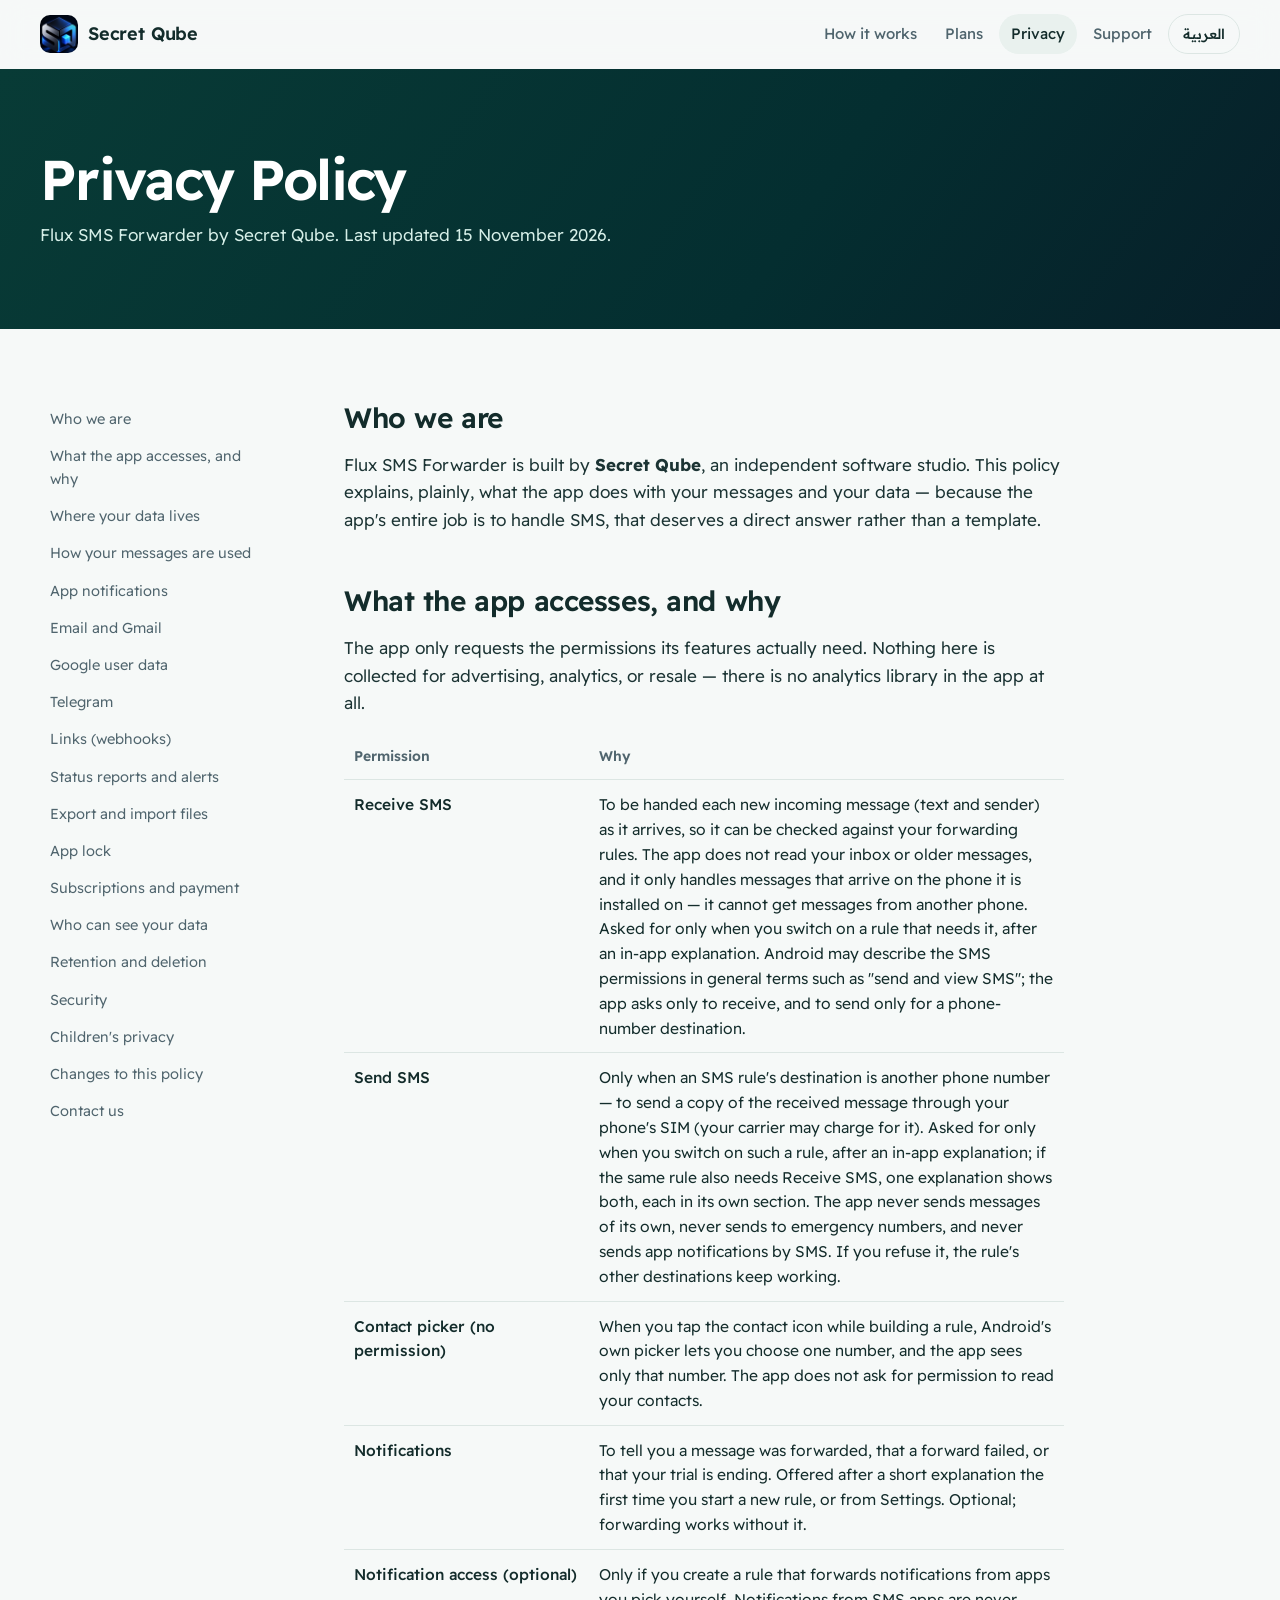
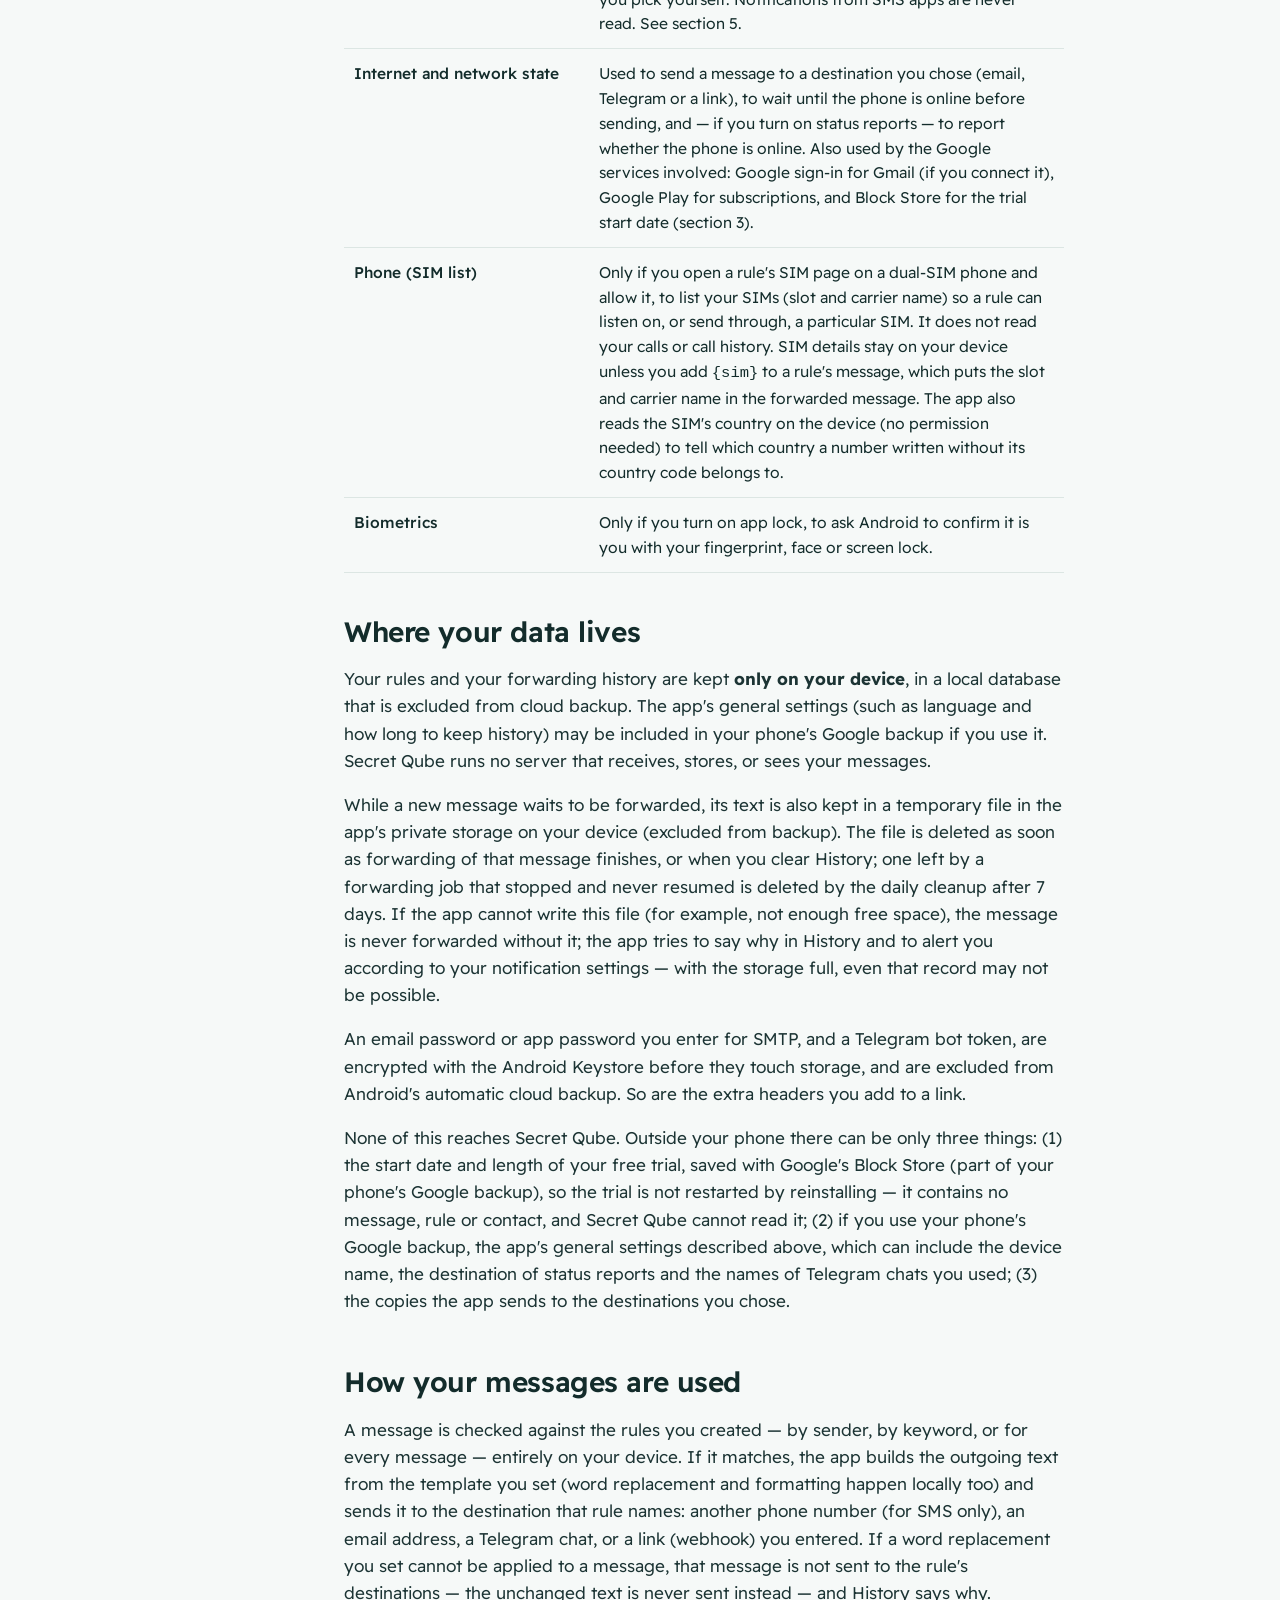
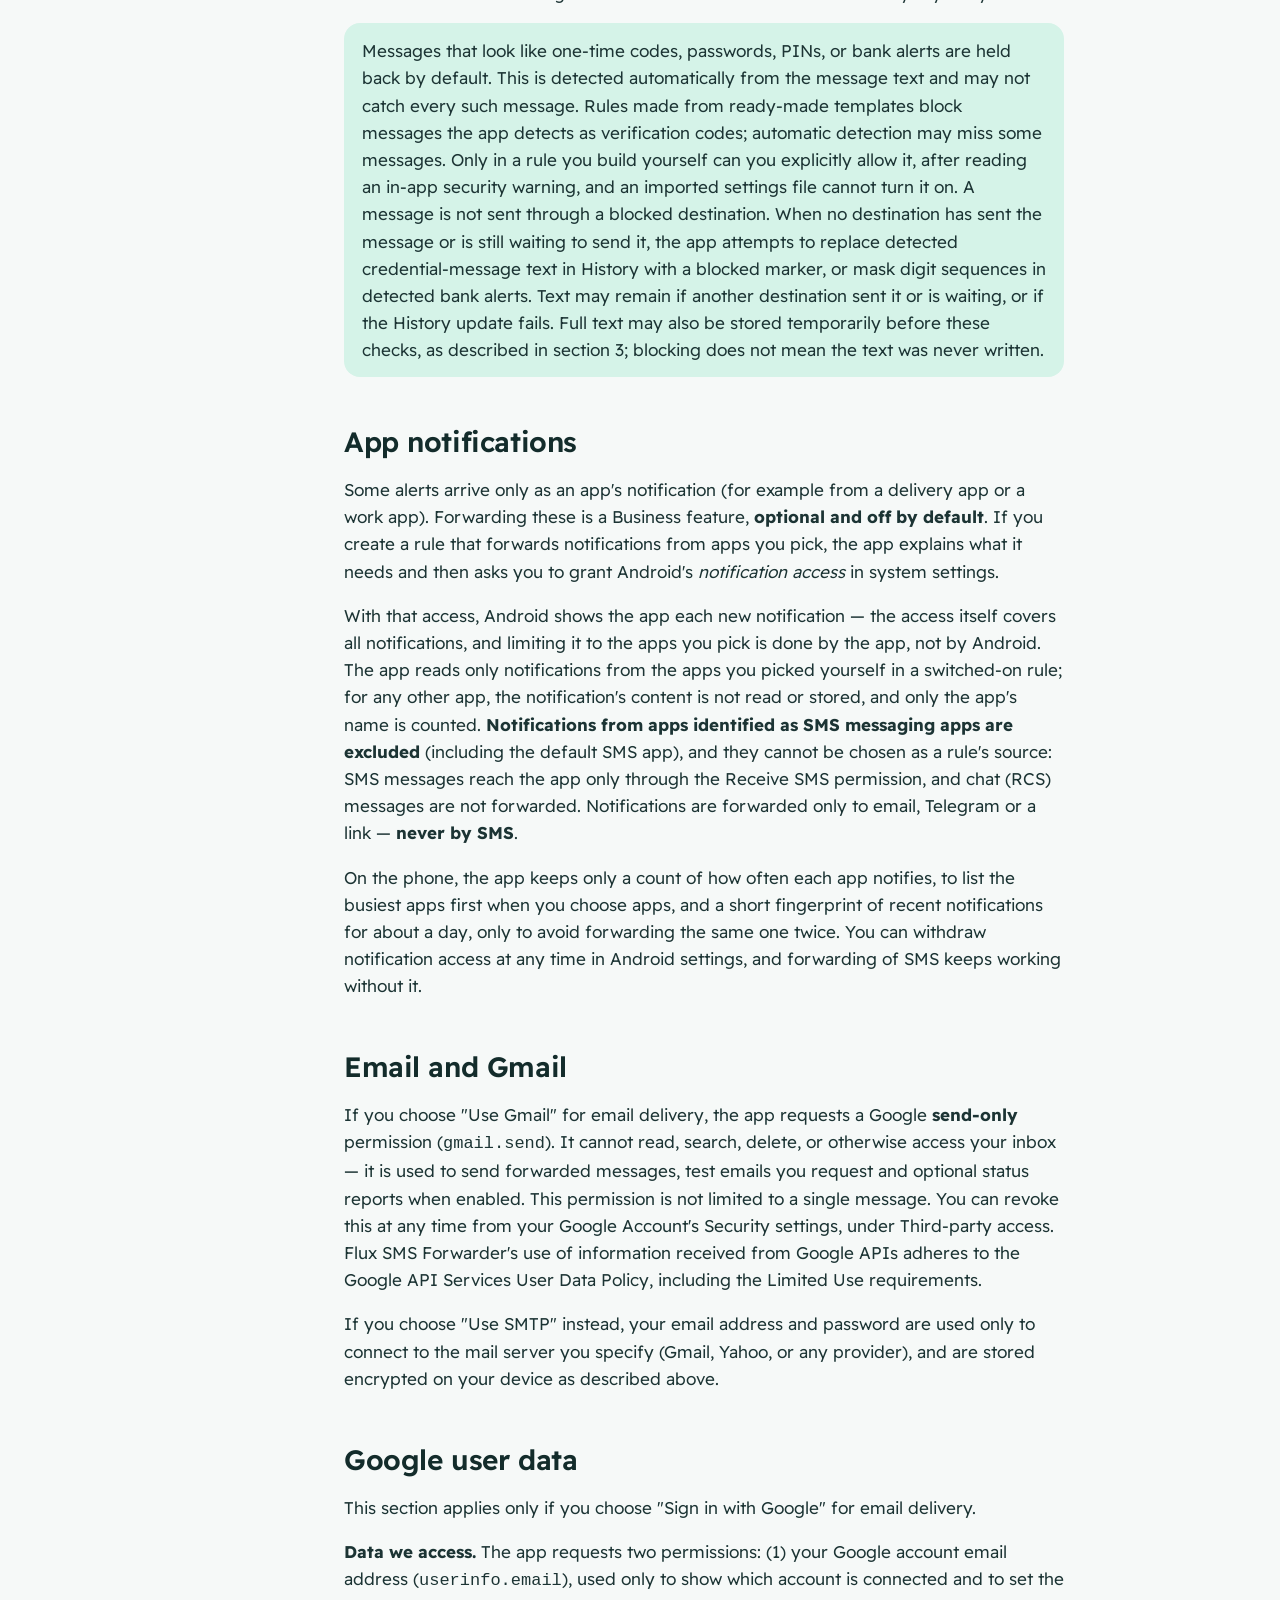
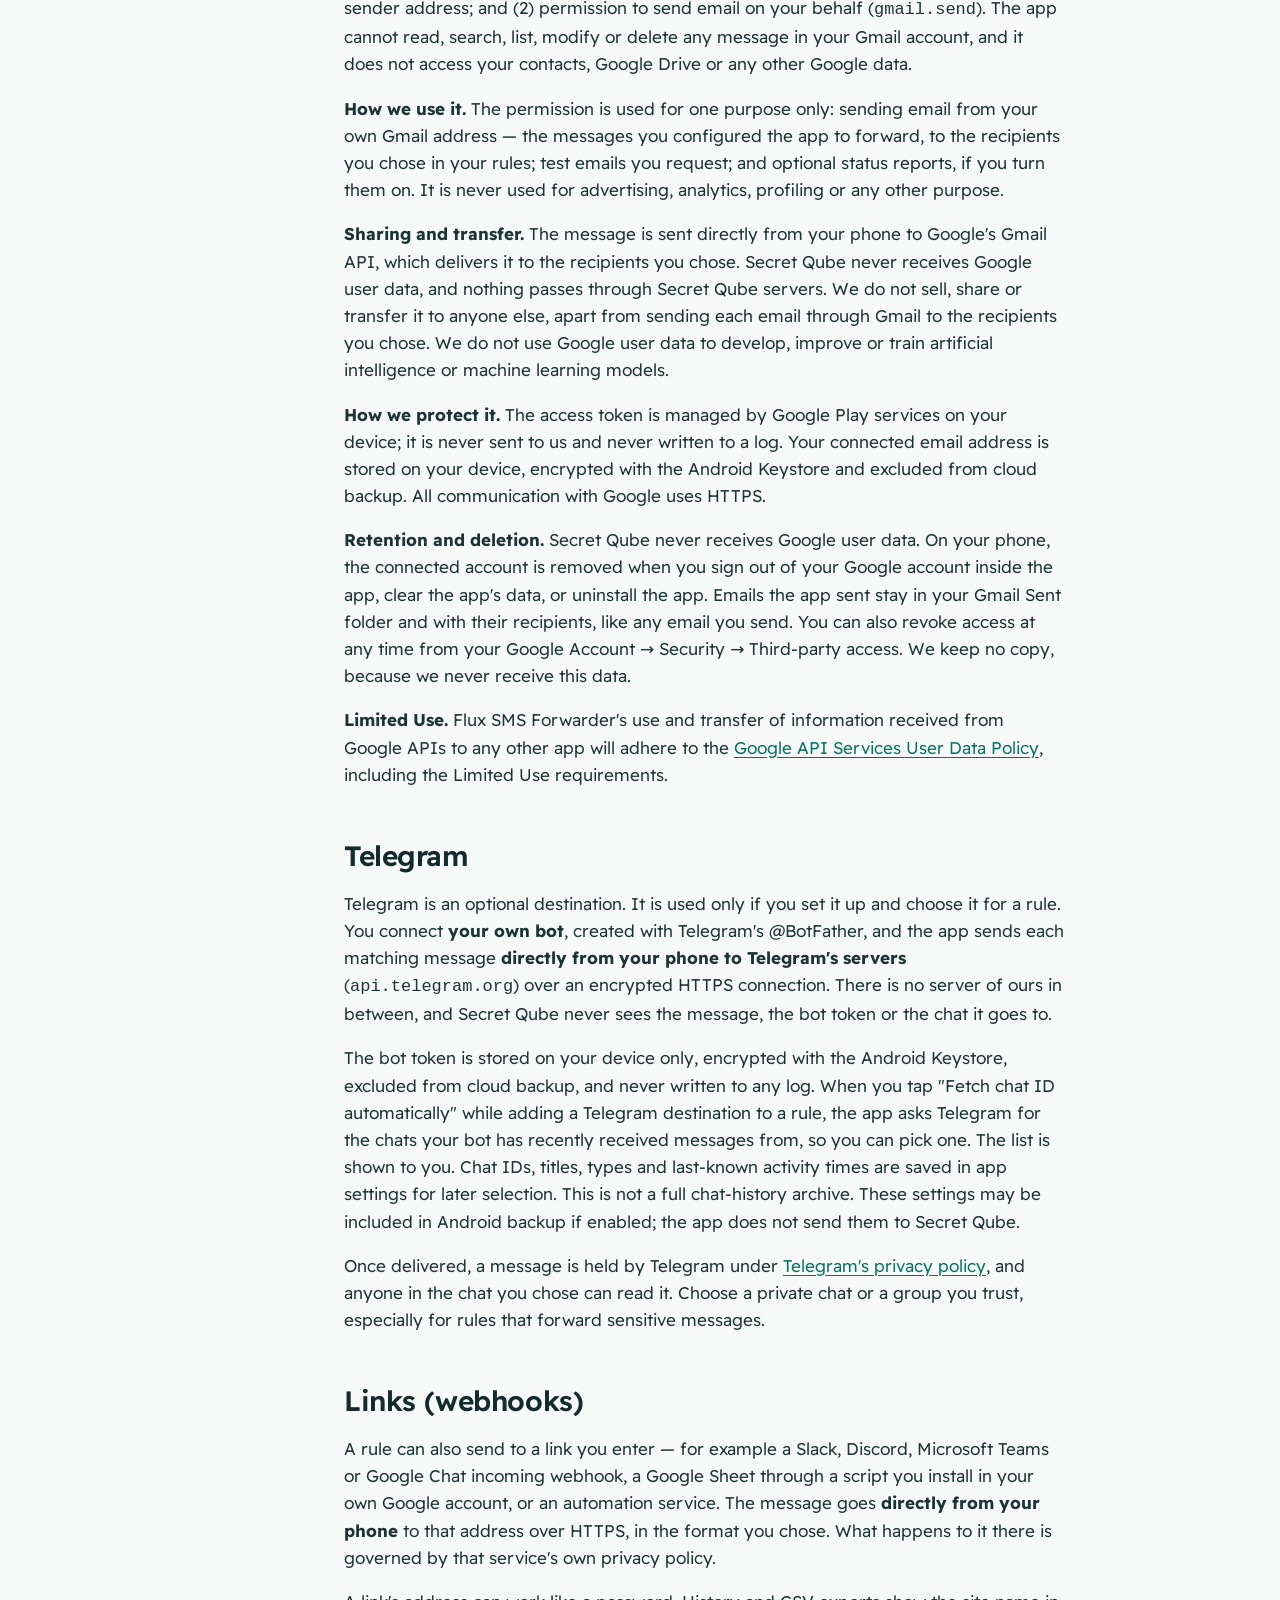
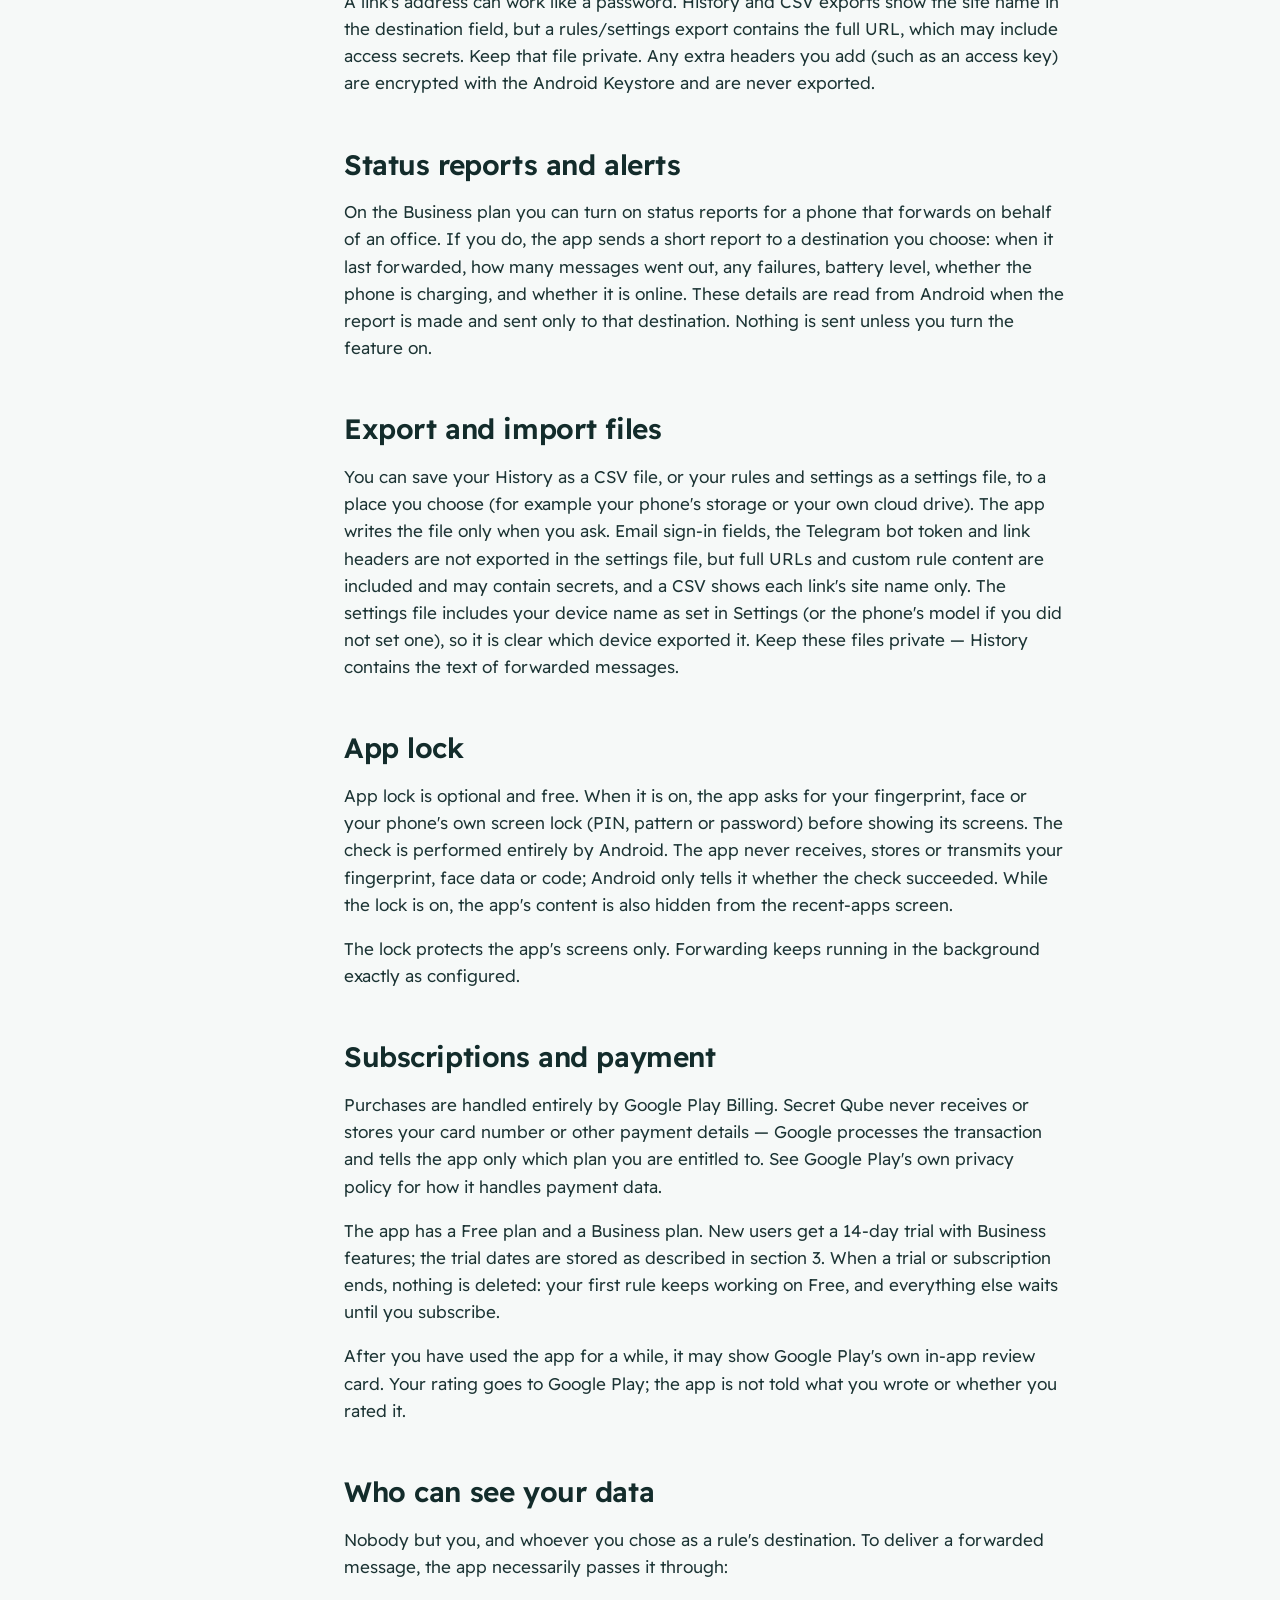
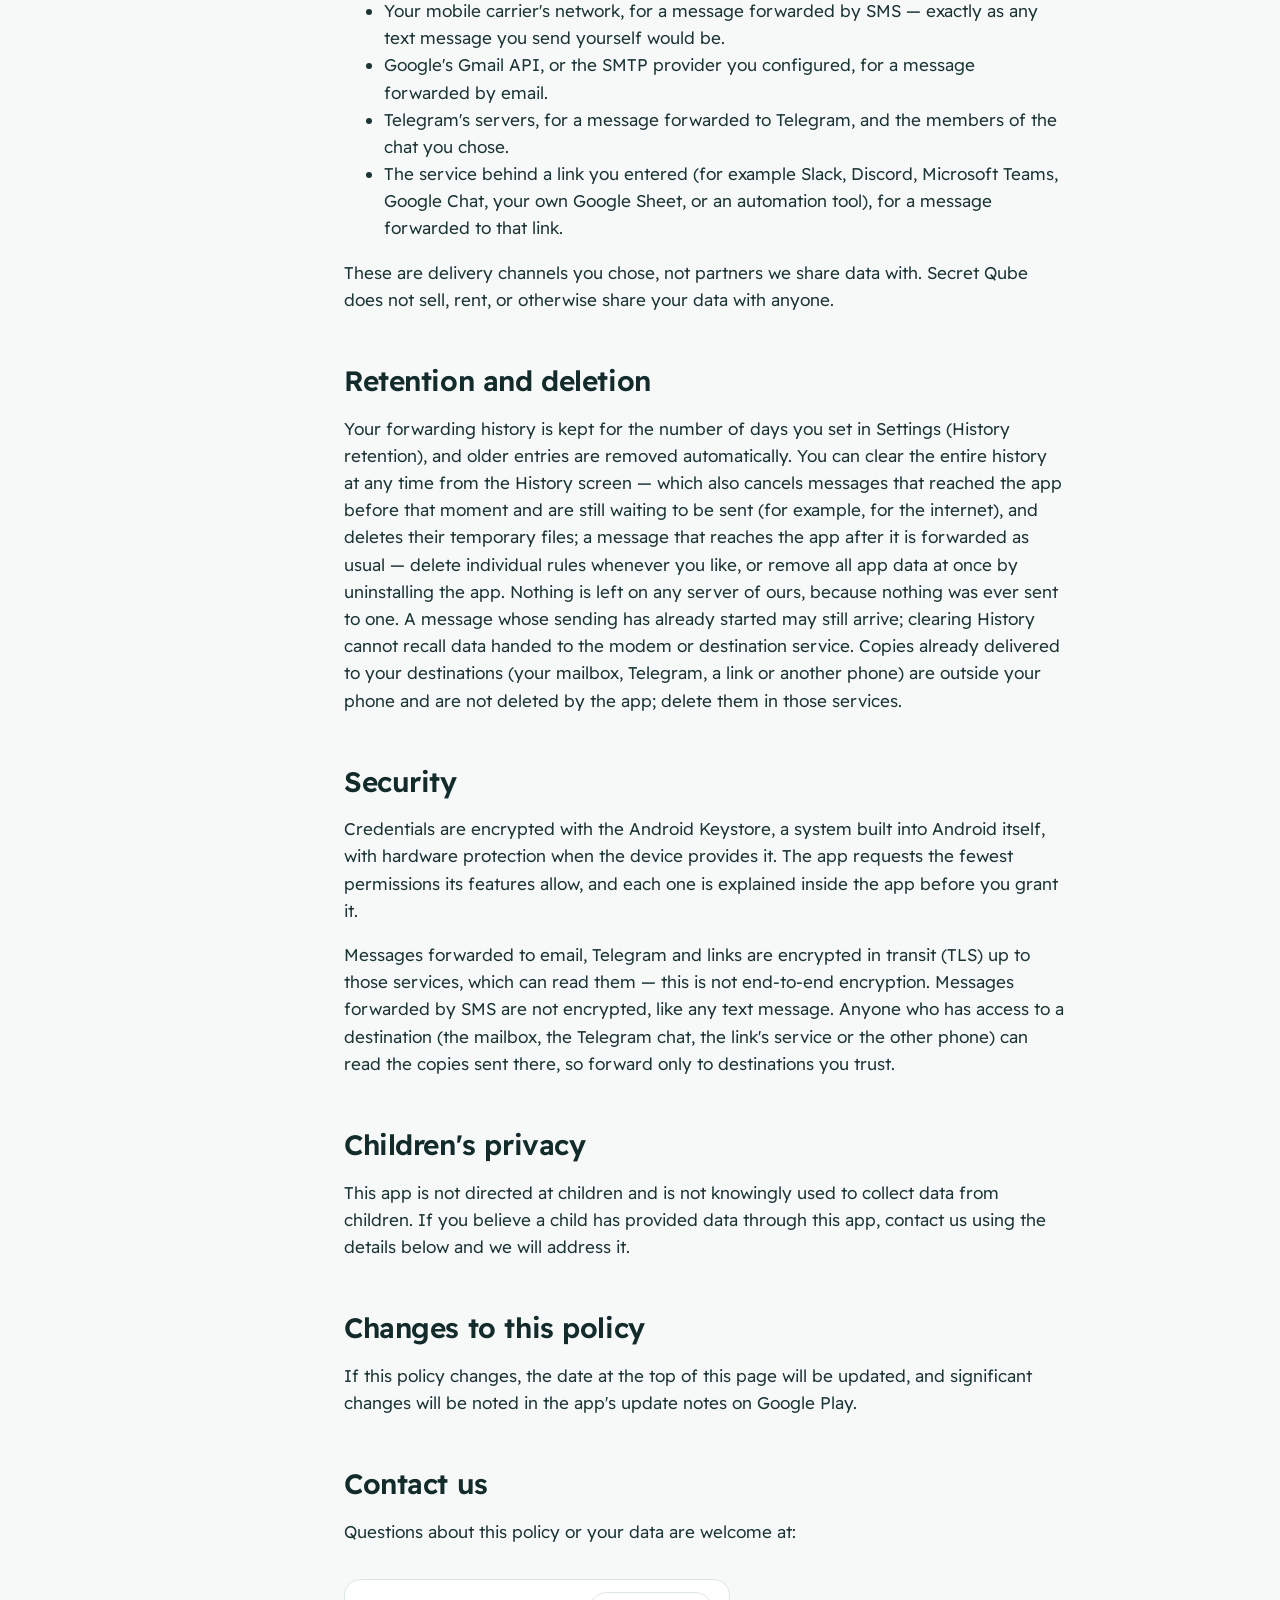
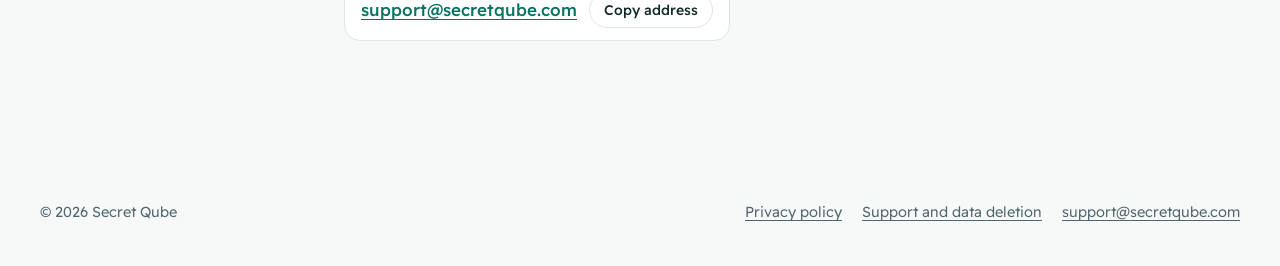
<file: privacy.html>
<!doctype html>
<html lang="ar" dir="rtl" data-lang="ar">
<head>
<meta charset="utf-8">
<meta name="viewport" content="width=device-width,initial-scale=1">
<title>Privacy Policy, Flux SMS Forwarder by Secret Qube</title>
<meta name="description" content="Privacy policy for Flux SMS Forwarder by Secret Qube: what the app accesses, where your data stays, and how to delete it.">
<meta name="theme-color" content="#024E55">
<link rel="canonical" href="https://secretqube.com/privacy.html">
<link rel="icon" type="image/png" sizes="32x32" href="assets/favicon-32.png">
<link rel="apple-touch-icon" href="assets/apple-touch-icon.png">
<meta property="og:type" content="website">
<meta property="og:title" content="Flux SMS Forwarder by Secret Qube">
<meta property="og:description" content="Forward SMS to email, Telegram, Slack, Google Sheets or another phone, by your rules.">
<meta property="og:image" content="https://secretqube.com/assets/og.png">
<meta property="og:url" content="https://secretqube.com/privacy.html">
<meta name="twitter:card" content="summary_large_image">
<link rel="preconnect" href="https://fonts.googleapis.com">
<link rel="preconnect" href="https://fonts.gstatic.com" crossorigin>
<link href="https://fonts.googleapis.com/css2?family=Readex+Pro:wght@300..700&display=swap" rel="stylesheet">
<link rel="stylesheet" href="style.css">
<script src="lang.js"></script>
</head>
<body>
<header class="top" id="top">
  <div class="wrap">
    <a class="brand" href="./"><img src="assets/qube-mark.png" alt="" width="38" height="38"><span>Secret Qube</span></a>
    <nav class="nav" aria-label="Main">
      <a class="opt" href="./#how"><span lang="ar">كيف يعمل</span><span lang="en">How it works</span></a>
      <a class="opt" href="./#plans"><span lang="ar">الخطط</span><span lang="en">Plans</span></a>
      <a href="privacy.html" aria-current="page"><span lang="ar">الخصوصية</span><span lang="en">Privacy</span></a>
      <a href="support.html"><span lang="ar">الدعم</span><span lang="en">Support</span></a>
      <button class="lang-btn" type="button" data-lang-toggle><span lang="ar">English</span><span lang="en">العربية</span></button>
    </nav>
  </div>
</header>
<main>
<section class="doc-hero"><div class="wrap">
  <h1><span lang="ar">سياسة الخصوصية</span><span lang="en">Privacy Policy</span></h1>
  <p><span lang="ar">تطبيق Flux SMS Forwarder من Secret Qube. آخر تحديث: 15&nbsp;نوفمبر&nbsp;2026.</span><span lang="en">Flux SMS Forwarder by Secret Qube. Last updated 15 November 2026.</span></p>
</div></section>
<div class="wrap doc">
  <nav class="toc" aria-label="Contents"><ol>
      <li><a href="#s1"><span lang="ar">من نحن</span><span lang="en">Who we are</span></a></li>
      <li><a href="#s2"><span lang="ar">ما الذي يصل إليه التطبيق ولماذا</span><span lang="en">What the app accesses, and why</span></a></li>
      <li><a href="#s3"><span lang="ar">أين تعيش بياناتك</span><span lang="en">Where your data lives</span></a></li>
      <li><a href="#s4"><span lang="ar">كيف تُستخدم رسائلك</span><span lang="en">How your messages are used</span></a></li>
      <li><a href="#s5"><span lang="ar">إشعارات التطبيقات</span><span lang="en">App notifications</span></a></li>
      <li><a href="#s6"><span lang="ar">البريد الإلكتروني و Gmail</span><span lang="en">Email and Gmail</span></a></li>
      <li><a href="#s6g"><span lang="ar">بيانات مستخدم Google</span><span lang="en">Google user data</span></a></li>
      <li><a href="#s7"><span lang="ar">تيليجرام</span><span lang="en">Telegram</span></a></li>
      <li><a href="#s8"><span lang="ar">الروابط (Webhooks)</span><span lang="en">Links (webhooks)</span></a></li>
      <li><a href="#s9"><span lang="ar">تقارير الحالة والتنبيهات</span><span lang="en">Status reports and alerts</span></a></li>
      <li><a href="#s10"><span lang="ar">ملفات التصدير والاستيراد</span><span lang="en">Export and import files</span></a></li>
      <li><a href="#s11"><span lang="ar">قفل التطبيق</span><span lang="en">App lock</span></a></li>
      <li><a href="#s12"><span lang="ar">الاشتراكات والدفع</span><span lang="en">Subscriptions and payment</span></a></li>
      <li><a href="#s13"><span lang="ar">من يستطيع رؤية بياناتك</span><span lang="en">Who can see your data</span></a></li>
      <li><a href="#s14"><span lang="ar">الاحتفاظ والحذف</span><span lang="en">Retention and deletion</span></a></li>
      <li><a href="#s15"><span lang="ar">الأمان</span><span lang="en">Security</span></a></li>
      <li><a href="#s16"><span lang="ar">خصوصية الأطفال</span><span lang="en">Children's privacy</span></a></li>
      <li><a href="#s17"><span lang="ar">تغييرات على هذه السياسة</span><span lang="en">Changes to this policy</span></a></li>
      <li><a href="#s18"><span lang="ar">تواصل معنا</span><span lang="en">Contact us</span></a></li>
  </ol></nav>
  <article class="prose">
    <section id="s1">
      <h2><span lang="ar">من نحن</span><span lang="en">Who we are</span></h2>
      <div lang="ar"><p>تطبيق Flux SMS Forwarder من إنتاج <strong>Secret Qube</strong>، استوديو برمجيات مستقل. توضّح هذه السياسة بصراحة ما يفعله التطبيق برسائلك وبياناتك — لأن عمل التطبيق بأكمله هو التعامل مع رسائلك، فهذا يستحق إجابة مباشرة لا نصاً جاهزاً.</p></div>
      <div lang="en"><p>Flux SMS Forwarder is built by <strong>Secret Qube</strong>, an independent software studio. This policy explains, plainly, what the app does with your messages and your data — because the app's entire job is to handle SMS, that deserves a direct answer rather than a template.</p></div>
    </section>
    <section id="s2">
      <h2><span lang="ar">ما الذي يصل إليه التطبيق ولماذا</span><span lang="en">What the app accesses, and why</span></h2>
      <div lang="ar"><p>يطلب التطبيق فقط الأذونات التي تحتاجها ميزاته فعلياً. لا شيء هنا يُجمع لأغراض إعلانية أو تحليلية أو للبيع — لا توجد أي مكتبة تحليلات في التطبيق أصلاً.</p>
    <table >
      <tr><th>الإذن</th><th>السبب</th></tr>
      <tr><td>استقبال الرسائل</td><td>ليُسلَّم التطبيق كل رسالة جديدة لحظة وصولها (النص والمرسل) فتُقارَن بقواعد التحويل التي وضعتها. لا يقرأ التطبيق صندوق رسائلك ولا الرسائل القديمة، ويعالج فقط الرسائل التي تصل إلى الجوال المثبَّت عليه — ولا يستطيع جلب رسائل من جوال آخر. يُطلب فقط حين تفعّل قاعدة تحتاجه، بعد شرح داخل التطبيق. قد يصف أندرويد صلاحيات SMS بعبارة عامة مثل «إرسال رسائل SMS وعرضها»؛ لكن التطبيق يطلب الاستقبال فقط، والإرسال فقط لوجهة رقم جوال.</td></tr>
      <tr><td>إرسال الرسائل</td><td>فقط حين تكون وجهة قاعدة SMS رقم هاتف آخر — لإرسال نسخة من الرسالة المستلمة عبر شريحة جوالك (قد يحتسب مشغّلك رسوماً). يُطلب فقط حين تفعّل قاعدة كهذه، بعد شرح داخل التطبيق؛ وإذا احتاجت القاعدة نفسها إذن الاستقبال أيضاً، تعرض نافذة شرح واحدة الإذنين، لكل منهما قسمه. لا يرسل التطبيق رسائل من عنده، ولا إلى أرقام الطوارئ، ولا يرسل إشعارات التطبيقات عبر SMS. إن رفضته، تبقى وجهات القاعدة الأخرى تعمل.</td></tr>
      <tr><td>منتقي جهات الاتصال (بلا إذن)</td><td>عند ضغطك على أيقونة جهة الاتصال أثناء إنشاء قاعدة، يفتح أندرويد منتقيه لتختار رقماً واحداً، فيرى التطبيق ذلك الرقم فقط. لا يطلب التطبيق إذن قراءة جهات الاتصال عنك. لا يُقرأ شيء آخر من جهات اتصالك.</td></tr>
      <tr><td>الإشعارات</td><td>لإخبارك أن رسالة حُوِّلت، أو أن التحويل فشل، وقبل انتهاء التجربة. يُعرض طلبه بعد شرح قصير أول مرة تبدأ فيها قاعدة جديدة، أو من الإعدادات. اختياري، ويعمل التحويل دونه.</td></tr>
      <tr><td>الوصول إلى الإشعارات (اختياري)</td><td>فقط إذا أنشأت قاعدة تحوّل إشعارات تطبيقات تختارها بنفسك. لا تُقرأ إشعارات تطبيقات الرسائل النصية (SMS) أبداً. راجع القسم 5.</td></tr>
      <tr><td>الإنترنت وحالة الشبكة</td><td>يُستخدم لإرسال الرسالة إلى وجهة اخترتها (بريد أو تيليجرام أو رابط)، وللانتظار حتى يتصل الجوال قبل الإرسال، و— إذا فعّلت تقارير الحالة — لذكر ما إذا كان الجوال متصلاً. ويستخدمه أيضاً ما تختاره من خدمات Google: تسجيل الدخول إلى Gmail (إن ربطته)، وGoogle Play للاشتراكات، وBlock Store لتاريخ بدء التجربة (القسم 3).</td></tr>
      <tr><td>الهاتف (قائمة الشرائح)</td><td>فقط إذا فتحت صفحة الشرائح في قاعدة على جوال بشريحتين وسمحت بذلك، لعرض شرائحك (الخانة واسم المشغّل) حتى تستقبل القاعدة من شريحة معيّنة أو ترسل عبرها. لا يقرأ مكالماتك ولا سجلّها. تبقى بيانات الشرائح على جهازك، إلا إذا أضفت <code>{sim}</code> إلى نص رسالة القاعدة، فيظهر رقم الخانة واسم المشغّل في الرسالة المحوَّلة. ويقرأ التطبيق على الجهاز دولة الشريحة (بلا إذن) ليعرف دولة الرقم المكتوب بدون رمز الدولة.</td></tr>
      <tr><td>المصادقة الحيوية</td><td>فقط إذا فعّلت قفل التطبيق، ليطلب من أندرويد التأكد من هويتك بالبصمة أو الوجه أو قفل الشاشة.</td></tr>
    </table></div>
      <div lang="en"><p>The app only requests the permissions its features actually need. Nothing here is collected for advertising, analytics, or resale — there is no analytics library in the app at all.</p>
    <table >
      <tr><th>Permission</th><th>Why</th></tr>
      <tr><td>Receive SMS</td><td>To be handed each new incoming message (text and sender) as it arrives, so it can be checked against your forwarding rules. The app does not read your inbox or older messages, and it only handles messages that arrive on the phone it is installed on — it cannot get messages from another phone. Asked for only when you switch on a rule that needs it, after an in-app explanation. Android may describe the SMS permissions in general terms such as "send and view SMS"; the app asks only to receive, and to send only for a phone-number destination.</td></tr>
      <tr><td>Send SMS</td><td>Only when an SMS rule's destination is another phone number — to send a copy of the received message through your phone's SIM (your carrier may charge for it). Asked for only when you switch on such a rule, after an in-app explanation; if the same rule also needs Receive SMS, one explanation shows both, each in its own section. The app never sends messages of its own, never sends to emergency numbers, and never sends app notifications by SMS. If you refuse it, the rule's other destinations keep working.</td></tr>
      <tr><td>Contact picker (no permission)</td><td>When you tap the contact icon while building a rule, Android's own picker lets you choose one number, and the app sees only that number. The app does not ask for permission to read your contacts.</td></tr>
      <tr><td>Notifications</td><td>To tell you a message was forwarded, that a forward failed, or that your trial is ending. Offered after a short explanation the first time you start a new rule, or from Settings. Optional; forwarding works without it.</td></tr>
      <tr><td>Notification access (optional)</td><td>Only if you create a rule that forwards notifications from apps you pick yourself. Notifications from SMS apps are never read. See section 5.</td></tr>
      <tr><td>Internet and network state</td><td>Used to send a message to a destination you chose (email, Telegram or a link), to wait until the phone is online before sending, and — if you turn on status reports — to report whether the phone is online. Also used by the Google services involved: Google sign-in for Gmail (if you connect it), Google Play for subscriptions, and Block Store for the trial start date (section 3).</td></tr>
      <tr><td>Phone (SIM list)</td><td>Only if you open a rule's SIM page on a dual-SIM phone and allow it, to list your SIMs (slot and carrier name) so a rule can listen on, or send through, a particular SIM. It does not read your calls or call history. SIM details stay on your device unless you add <code>{sim}</code> to a rule's message, which puts the slot and carrier name in the forwarded message. The app also reads the SIM's country on the device (no permission needed) to tell which country a number written without its country code belongs to.</td></tr>
      <tr><td>Biometrics</td><td>Only if you turn on app lock, to ask Android to confirm it is you with your fingerprint, face or screen lock.</td></tr>
    </table></div>
    </section>
    <section id="s3">
      <h2><span lang="ar">أين تعيش بياناتك</span><span lang="en">Where your data lives</span></h2>
      <div lang="ar"><p>قواعدك وسجلّ تحويلاتك يبقيان <strong>على جهازك فقط</strong>، في قاعدة بيانات محلية مستثناة من النسخ الاحتياطي السحابي. أما إعدادات التطبيق العامة (مثل اللغة ومدة حفظ السجل) فقد تُضمَّن في نسخة Google الاحتياطية لجوالك إن كانت مفعّلة. لا تُشغّل Secret Qube أي خادم يستقبل رسائلك أو يخزّنها أو يراها.</p>
    <p>أثناء انتظار رسالة جديدة لتحويلها، يُحفظ نصها أيضاً في ملف مؤقت داخل مساحة التطبيق الخاصة على جهازك (مستثنى من النسخ الاحتياطي). يُحذف الملف فور انتهاء تحويل تلك الرسالة، أو عند مسح السجلّ، وما يبقى من مهمة توقفت ولم تُستأنف يحذفه التنظيف اليومي بعد 7 أيام. إذا لم يستطع التطبيق حفظ هذا الملف (مثلاً لأن المساحة لا تكفي) فلا تُحوَّل الرسالة أبداً بدونه، ويحاول التطبيق ذكر السبب في السجلّ وتنبيهك حسب إعدادات التنبيه؛ وقد يتعذّر تسجيل السبب نفسه إذا كانت المساحة ممتلئة.</p>
    <p>كلمة مرور البريد أو كلمة مرور التطبيق التي تُدخلها لإعداد SMTP، ورمز بوت تيليجرام، تُشفَّر جميعها عبر Android Keystore قبل أن تُخزَّن، وتُستثنى من النسخ الاحتياطي السحابي التلقائي لأندرويد. وكذلك الترويسات الإضافية التي تضيفها إلى رابط.</p>
    <p>لا يصل شيء من ذلك إلى Secret Qube. وما قد يوجد خارج جوالك ثلاثة أشياء فقط: (1) تاريخ بدء فترتك التجريبية ومدتها، عبر Block Store من جوجل (ضمن نسخة جوجل الاحتياطية لجوالك)، حتى لا تبدأ التجربة من جديد بإعادة التثبيت — لا يحتوي على أي رسالة أو قاعدة أو جهة اتصال، ولا تستطيع Secret Qube قراءته؛ (2) إن كانت نسخة جوجل الاحتياطية مفعّلة، إعدادات التطبيق العامة المذكورة أعلاه، وقد تشمل اسم الجهاز ووجهة تقارير الحالة وأسماء محادثات تيليجرام التي استخدمتها؛ (3) النسخ التي يرسلها التطبيق إلى الوجهات التي اخترتها.</p></div>
      <div lang="en"><p>Your rules and your forwarding history are kept <strong>only on your device</strong>, in a local database that is excluded from cloud backup. The app's general settings (such as language and how long to keep history) may be included in your phone's Google backup if you use it. Secret Qube runs no server that receives, stores, or sees your messages.</p>
    <p>While a new message waits to be forwarded, its text is also kept in a temporary file in the app's private storage on your device (excluded from backup). The file is deleted as soon as forwarding of that message finishes, or when you clear History; one left by a forwarding job that stopped and never resumed is deleted by the daily cleanup after 7 days. If the app cannot write this file (for example, not enough free space), the message is never forwarded without it; the app tries to say why in History and to alert you according to your notification settings — with the storage full, even that record may not be possible.</p>
    <p>An email password or app password you enter for SMTP, and a Telegram bot token, are encrypted with the Android Keystore before they touch storage, and are excluded from Android's automatic cloud backup. So are the extra headers you add to a link.</p>
    <p>None of this reaches Secret Qube. Outside your phone there can be only three things: (1) the start date and length of your free trial, saved with Google's Block Store (part of your phone's Google backup), so the trial is not restarted by reinstalling — it contains no message, rule or contact, and Secret Qube cannot read it; (2) if you use your phone's Google backup, the app's general settings described above, which can include the device name, the destination of status reports and the names of Telegram chats you used; (3) the copies the app sends to the destinations you chose.</p></div>
    </section>
    <section id="s4">
      <h2><span lang="ar">كيف تُستخدم رسائلك</span><span lang="en">How your messages are used</span></h2>
      <div lang="ar"><p>تُقارَن كل رسالة بالقواعد التي أنشأتها — حسب المرسل، أو كلمة مفتاحية، أو لكل رسالة — بالكامل على جهازك. إذا تطابقت، يبني التطبيق نص الرسالة الصادرة من القالب الذي حددته (استبدال الكلمات والتنسيق يحدثان محلياً أيضاً)، ويرسلها إلى الوجهة التي حدّدتها القاعدة: رقم هاتف آخر (لرسائل SMS فقط)، أو عنوان بريد إلكتروني، أو محادثة في تيليجرام، أو رابط (Webhook) أدخلته. إذا تعذّر تطبيق استبدال كلمات حددته على رسالة ما، لا تُرسل تلك الرسالة إلى وجهات القاعدة — لا يُرسل النص دون تغيير بدلاً منه — ويذكر السجل السبب.</p>
    <div class="callout">
      <p>الرسائل التي تبدو كرموز تحقق لمرة واحدة، أو كلمات مرور، أو أرقام سرّية، أو تنبيهات بنكية تُحجب افتراضياً. يُكتشف ذلك تلقائياً من نص الرسالة، وقد لا يلتقط كل رسالة من هذا النوع. القواعد المبنية من القوالب الجاهزة تمنع الرسائل التي يصنفها التطبيق كرموز تحقق؛ وقد يفوّت الكشف التلقائي بعض الرسائل. في قاعدة تبنيها بنفسك فقط يمكنك السماح بذلك صراحةً بعد قراءة تحذير أمني داخل التطبيق، ولا يستطيع ملف إعدادات مستورد تفعيله. لا تُرسل الرسالة عبر الوجهة المحجوبة. عندما لا توجد وجهة أرسلت الرسالة أو ما زالت تنتظر إرسالها، يحاول التطبيق استبدال نص رسالة بيانات الدخول المكتشفة في السجل بعلامة حجب، أو إخفاء المقاطع الرقمية من التنبيه البنكي المكتشف. قد يبقى النص إذا أُرسل إلى وجهة أخرى أو كان ينتظر، أو تعذّر تحديث السجل. وقد يُحفظ النص الكامل مؤقتاً قبل الفحص كما في القسم 3؛ لذلك لا يعني الحجب أن النص لم يُكتب مطلقاً.</p>
    </div></div>
      <div lang="en"><p>A message is checked against the rules you created — by sender, by keyword, or for every message — entirely on your device. If it matches, the app builds the outgoing text from the template you set (word replacement and formatting happen locally too) and sends it to the destination that rule names: another phone number (for SMS only), an email address, a Telegram chat, or a link (webhook) you entered. If a word replacement you set cannot be applied to a message, that message is not sent to the rule's destinations — the unchanged text is never sent instead — and History says why.</p>
    <div class="callout">
      <p>Messages that look like one-time codes, passwords, PINs, or bank alerts are held back by default. This is detected automatically from the message text and may not catch every such message. Rules made from ready-made templates block messages the app detects as verification codes; automatic detection may miss some messages. Only in a rule you build yourself can you explicitly allow it, after reading an in-app security warning, and an imported settings file cannot turn it on. A message is not sent through a blocked destination. When no destination has sent the message or is still waiting to send it, the app attempts to replace detected credential-message text in History with a blocked marker, or mask digit sequences in detected bank alerts. Text may remain if another destination sent it or is waiting, or if the History update fails. Full text may also be stored temporarily before these checks, as described in section 3; blocking does not mean the text was never written.</p>
    </div></div>
    </section>
    <section id="s5">
      <h2><span lang="ar">إشعارات التطبيقات</span><span lang="en">App notifications</span></h2>
      <div lang="ar"><p>تصل بعض التنبيهات إشعاراً من تطبيق فقط (مثل تطبيق توصيل أو تطبيق عمل). تحويل هذه ميزة في خطة Business، <strong>اختيارية ومُطفأة افتراضياً</strong>. إذا أنشأت قاعدة تحوّل إشعارات تطبيقات تختارها، يشرح التطبيق ما يحتاجه ثم يطلب منك منح <em>الوصول إلى الإشعارات</em> من إعدادات أندرويد.</p>
    <p>بهذا الإذن يُطلع أندرويد التطبيق على كل إشعار جديد — فالإذن نفسه يشمل كل الإشعارات، وتقييده بالتطبيقات التي تختارها يفعله التطبيق لا أندرويد. يقرأ التطبيق فقط إشعارات التطبيقات التي اخترتها بنفسك في قاعدة مفعّلة؛ أما إشعارات التطبيقات الأخرى فلا يُقرأ محتواها ولا يُحفظ، ويُعدّ اسم التطبيق فقط. <strong>تُستبعد إشعارات التطبيقات التي يتعرّف عليها التطبيق كتطبيقات SMS</strong> (ومنها تطبيق SMS الافتراضي)، ولا يمكن اختيارها مصدراً لقاعدة: رسائل SMS تصل إلى التطبيق فقط عبر إذن استقبال الرسائل، ورسائل الدردشة (RCS) لا تُحوَّل. تُحوَّل الإشعارات إلى بريد أو تيليجرام أو رابط فقط — <strong>لا تُرسل أبداً عبر SMS</strong>.</p>
    <p>يحتفظ التطبيق على الجوال فقط بعدد مرات الإشعار لكل تطبيق، ليعرض التطبيقات الأكثر نشاطاً أولاً عند الاختيار، وببصمة قصيرة للإشعارات الأخيرة لمدة يوم تقريباً، فقط لمنع تحويل الإشعار نفسه مرتين. يمكنك سحب الإذن في أي وقت من إعدادات أندرويد، ويستمر تحويل SMS دونه.</p></div>
      <div lang="en"><p>Some alerts arrive only as an app's notification (for example from a delivery app or a work app). Forwarding these is a Business feature, <strong>optional and off by default</strong>. If you create a rule that forwards notifications from apps you pick, the app explains what it needs and then asks you to grant Android's <em>notification access</em> in system settings.</p>
    <p>With that access, Android shows the app each new notification — the access itself covers all notifications, and limiting it to the apps you pick is done by the app, not by Android. The app reads only notifications from the apps you picked yourself in a switched-on rule; for any other app, the notification's content is not read or stored, and only the app's name is counted. <strong>Notifications from apps identified as SMS messaging apps are excluded</strong> (including the default SMS app), and they cannot be chosen as a rule's source: SMS messages reach the app only through the Receive SMS permission, and chat (RCS) messages are not forwarded. Notifications are forwarded only to email, Telegram or a link — <strong>never by SMS</strong>.</p>
    <p>On the phone, the app keeps only a count of how often each app notifies, to list the busiest apps first when you choose apps, and a short fingerprint of recent notifications for about a day, only to avoid forwarding the same one twice. You can withdraw notification access at any time in Android settings, and forwarding of SMS keeps working without it.</p></div>
    </section>
    <section id="s6">
      <h2><span lang="ar">البريد الإلكتروني و Gmail</span><span lang="en">Email and Gmail</span></h2>
      <div lang="ar"><p>إذا اخترت «استخدام Gmail» لإرسال البريد، يطلب التطبيق من جوجل صلاحية <strong>إرسال فقط</strong> (<code>gmail.send</code>). لا يمكنه قراءة صندوق بريدك أو البحث فيه أو حذف شيء منه أو الوصول إليه بأي شكل آخر — يُستخدم لإرسال الرسائل المحوّلة ورسائل الاختبار التي تطلبها وتقارير الحالة الاختيارية عند تفعيلها. هذه الصلاحية ليست إذناً لرسالة واحدة فقط. يمكنك إلغاء هذه الصلاحية في أي وقت من إعدادات الأمان في حساب Google، تحت «وصول تطبيقات الطرف الثالث». ويلتزم استخدام التطبيق للمعلومات التي يتلقاها من واجهات Google البرمجية بسياسة بيانات مستخدمي خدمات Google API، بما فيها متطلبات الاستخدام المحدود (Limited Use).</p>
    <p>إذا اخترت «استخدام SMTP» بدلاً من ذلك، يُستخدم بريدك وكلمة مرورك فقط للاتصال بخادم البريد الذي تحدّده (Gmail أو Yahoo أو أي مزوّد آخر)، ويُخزَّنان مشفّرين على جهازك كما ذُكر أعلاه.</p></div>
      <div lang="en"><p>If you choose "Use Gmail" for email delivery, the app requests a Google <strong>send-only</strong> permission (<code>gmail.send</code>). It cannot read, search, delete, or otherwise access your inbox — it is used to send forwarded messages, test emails you request and optional status reports when enabled. This permission is not limited to a single message. You can revoke this at any time from your Google Account's Security settings, under Third-party access. Flux SMS Forwarder's use of information received from Google APIs adheres to the Google API Services User Data Policy, including the Limited Use requirements.</p>
    <p>If you choose "Use SMTP" instead, your email address and password are used only to connect to the mail server you specify (Gmail, Yahoo, or any provider), and are stored encrypted on your device as described above.</p></div>
    </section>
    <section id="s6g">
      <h2><span lang="ar">بيانات مستخدم Google</span><span lang="en">Google user data</span></h2>
      <div lang="ar"><p>ينطبق هذا القسم فقط إذا اخترت «تسجيل الدخول بحساب Google» لإرسال البريد.</p>
    <p><strong>البيانات التي نصل إليها.</strong> يطلب التطبيق صلاحيتين: (1) عنوان بريد حسابك في Google (<code>userinfo.email</code>) لعرض الحساب المتصل وتحديد عنوان المرسِل فقط؛ (2) صلاحية إرسال البريد نيابةً عنك (<code>gmail.send</code>). لا يستطيع التطبيق قراءة أي رسالة في Gmail أو البحث فيها أو عرضها أو تعديلها أو حذفها، ولا يصل إلى جهات الاتصال أو Google Drive أو أي بيانات Google أخرى.</p>
    <p><strong>كيف نستخدمها.</strong> تُستخدم الصلاحية لغرض واحد: إرسال البريد من حسابك أنت — الرسائل التي ضبطت التطبيق على تحويلها إلى المستلمين الذين حددتهم في قواعدك، ورسائل الاختبار التي تطلبها، وتقارير الحالة الاختيارية إذا فعّلتها. لا تُستخدم للإعلانات أو التحليل أو بناء ملفات تعريف أو أي غرض آخر.</p>
    <p><strong>المشاركة والنقل.</strong> تُرسل الرسالة مباشرةً من جوالك إلى واجهة Gmail من Google، التي تسلّمها إلى المستلمين الذين اخترتهم. لا تصل بيانات مستخدم Google إلى Secret Qube أبداً، ولا يمر شيء عبر خوادمها. ولا نبيعها ولا نشاركها ولا ننقلها إلى أي طرف آخر، سوى إرسال كل رسالة عبر Gmail إلى المستلمين الذين اخترتهم أنت. ولا نستخدمها لتطوير أو تحسين أو تدريب نماذج الذكاء الاصطناعي أو التعلم الآلي.</p>
    <p><strong>كيف نحميها.</strong> رمز الوصول تديره خدمات Google Play على جهازك ولا يصلنا ولا يُكتب في أي سجل. عنوان بريدك المتصل مخزّن على جهازك مشفّراً عبر Android Keystore ومستثنى من النسخ الاحتياطي السحابي. كل اتصال مع Google يتم عبر HTTPS.</p>
    <p><strong>الاحتفاظ والحذف.</strong> لا تصل بيانات مستخدم Google إلى Secret Qube. على جوالك، يُزال الحساب المتصل عند تسجيل الخروج من حساب Google داخل التطبيق، أو مسح بيانات التطبيق، أو حذفه. أما الرسائل التي أرسلها التطبيق فتبقى في «المرسَل» في Gmail لديك ولدى مستلميها، كأي بريد ترسله. ويمكنك سحب الصلاحية في أي وقت من حساب Google ← الأمان ← وصول تطبيقات الطرف الثالث. لا نحتفظ بأي نسخة لأننا لا نستقبل هذه البيانات أصلاً.</p>
    <p><strong>الاستخدام المحدود.</strong> يلتزم استخدام Flux SMS Forwarder للمعلومات الواردة من Google APIs ونقلها إلى أي تطبيق آخر بـ <a href="https://developers.google.com/terms/api-services-user-data-policy" rel="noopener">سياسة بيانات مستخدمي خدمات Google API</a>، بما فيها متطلبات الاستخدام المحدود (Limited Use).</p></div>
      <div lang="en"><p>This section applies only if you choose "Sign in with Google" for email delivery.</p>
    <p><strong>Data we access.</strong> The app requests two permissions: (1) your Google account email address (<code>userinfo.email</code>), used only to show which account is connected and to set the sender address; and (2) permission to send email on your behalf (<code>gmail.send</code>). The app cannot read, search, list, modify or delete any message in your Gmail account, and it does not access your contacts, Google Drive or any other Google data.</p>
    <p><strong>How we use it.</strong> The permission is used for one purpose only: sending email from your own Gmail address — the messages you configured the app to forward, to the recipients you chose in your rules; test emails you request; and optional status reports, if you turn them on. It is never used for advertising, analytics, profiling or any other purpose.</p>
    <p><strong>Sharing and transfer.</strong> The message is sent directly from your phone to Google's Gmail API, which delivers it to the recipients you chose. Secret Qube never receives Google user data, and nothing passes through Secret Qube servers. We do not sell, share or transfer it to anyone else, apart from sending each email through Gmail to the recipients you chose. We do not use Google user data to develop, improve or train artificial intelligence or machine learning models.</p>
    <p><strong>How we protect it.</strong> The access token is managed by Google Play services on your device; it is never sent to us and never written to a log. Your connected email address is stored on your device, encrypted with the Android Keystore and excluded from cloud backup. All communication with Google uses HTTPS.</p>
    <p><strong>Retention and deletion.</strong> Secret Qube never receives Google user data. On your phone, the connected account is removed when you sign out of your Google account inside the app, clear the app's data, or uninstall the app. Emails the app sent stay in your Gmail Sent folder and with their recipients, like any email you send. You can also revoke access at any time from your Google Account → Security → Third-party access. We keep no copy, because we never receive this data.</p>
    <p><strong>Limited Use.</strong> Flux SMS Forwarder's use and transfer of information received from Google APIs to any other app will adhere to the <a href="https://developers.google.com/terms/api-services-user-data-policy" rel="noopener">Google API Services User Data Policy</a>, including the Limited Use requirements.</p></div>
    </section>
    <section id="s7">
      <h2><span lang="ar">تيليجرام</span><span lang="en">Telegram</span></h2>
      <div lang="ar"><p>تيليجرام وجهة اختيارية، ولا تُستخدم إلا إذا أعددتها واخترتها لقاعدة ما. تربط <strong>البوت الخاص بك</strong> الذي تنشئه عبر ‎@BotFather في تيليجرام، ويُرسل التطبيق كل رسالة مطابقة <strong>مباشرةً من جوالك إلى خوادم تيليجرام</strong> (<code>api.telegram.org</code>) عبر اتصال HTTPS مشفّر. لا يوجد أي خادم تابع لنا في المنتصف، ولا تطّلع Secret Qube على الرسالة ولا على رمز البوت ولا على المحادثة التي تُرسل إليها.</p>
    <p>يُحفظ رمز البوت على جهازك فقط، مشفّراً عبر Android Keystore، ومستثنى من النسخ الاحتياطي السحابي، ولا يُكتب في أي سجل. وعند ضغطك «جلب Chat ID تلقائياً» أثناء إضافة وجهة تيليجرام إلى قاعدة، يطلب التطبيق من تيليجرام قائمة المحادثات التي استقبل منها البوت رسائل مؤخراً لتختار منها. تُعرض القائمة عليك، ويحتفظ التطبيق بمعرّفات المحادثات وأسمائها وأنواعها ووقت آخر ظهور معروف لها داخل إعداداته لتسهيل الاختيار لاحقاً. هذه البيانات لا تشمل سجل المحادثة كاملاً، وقد تدخل في نسخة إعدادات أندرويد الاحتياطية إذا كانت مفعّلة؛ ولا يرسلها التطبيق إلى Secret Qube.</p>
    <p>بعد التسليم، تخضع الرسالة لدى تيليجرام <a href="https://telegram.org/privacy" rel="noopener">لسياسة خصوصية تيليجرام</a>، ويستطيع قراءتها كل من في المحادثة التي اخترتها. اختر محادثة خاصة أو مجموعة تثق بها، خصوصاً للقواعد التي تحوّل رسائل حساسة.</p></div>
      <div lang="en"><p>Telegram is an optional destination. It is used only if you set it up and choose it for a rule. You connect <strong>your own bot</strong>, created with Telegram's @BotFather, and the app sends each matching message <strong>directly from your phone to Telegram's servers</strong> (<code>api.telegram.org</code>) over an encrypted HTTPS connection. There is no server of ours in between, and Secret Qube never sees the message, the bot token or the chat it goes to.</p>
    <p>The bot token is stored on your device only, encrypted with the Android Keystore, excluded from cloud backup, and never written to any log. When you tap "Fetch chat ID automatically" while adding a Telegram destination to a rule, the app asks Telegram for the chats your bot has recently received messages from, so you can pick one. The list is shown to you. Chat IDs, titles, types and last-known activity times are saved in app settings for later selection. This is not a full chat-history archive. These settings may be included in Android backup if enabled; the app does not send them to Secret Qube.</p>
    <p>Once delivered, a message is held by Telegram under <a href="https://telegram.org/privacy" rel="noopener">Telegram's privacy policy</a>, and anyone in the chat you chose can read it. Choose a private chat or a group you trust, especially for rules that forward sensitive messages.</p></div>
    </section>
    <section id="s8">
      <h2><span lang="ar">الروابط (Webhooks)</span><span lang="en">Links (webhooks)</span></h2>
      <div lang="ar"><p>يمكن للقاعدة أيضاً أن ترسل إلى رابط تُدخله — مثل رابط Webhook في Slack أو Discord أو Microsoft Teams أو Google Chat، أو جدول Google Sheets عبر سكربت تثبّته في حسابك على جوجل، أو خدمة أتمتة. تذهب الرسالة <strong>مباشرةً من جوالك</strong> إلى ذلك العنوان عبر HTTPS بالصيغة التي اخترتها، وتخضع هناك لسياسة خصوصية تلك الخدمة.</p>
    <p>قد يعمل عنوان الرابط ككلمة مرور. يعرض السجلّ وملف CSV اسم الموقع فقط في حقل الوجهة، أما ملف إعدادات القواعد فيحتوي الرابط كاملاً، وقد يحمل معلومات وصول سرية؛ احفظه بخصوصية. وتُشفَّر أي ترويسات إضافية تضيفها (مثل مفتاح وصول) عبر Android Keystore ولا تُصدَّر أبداً.</p></div>
      <div lang="en"><p>A rule can also send to a link you enter — for example a Slack, Discord, Microsoft Teams or Google Chat incoming webhook, a Google Sheet through a script you install in your own Google account, or an automation service. The message goes <strong>directly from your phone</strong> to that address over HTTPS, in the format you chose. What happens to it there is governed by that service's own privacy policy.</p>
    <p>A link's address can work like a password. History and CSV exports show the site name in the destination field, but a rules/settings export contains the full URL, which may include access secrets. Keep that file private. Any extra headers you add (such as an access key) are encrypted with the Android Keystore and are never exported.</p></div>
    </section>
    <section id="s9">
      <h2><span lang="ar">تقارير الحالة والتنبيهات</span><span lang="en">Status reports and alerts</span></h2>
      <div lang="ar"><p>في خطة Business يمكنك تفعيل تقارير الحالة لجوال يحوّل نيابةً عن مكتب. عند تفعيلها يرسل التطبيق تقريراً قصيراً إلى وجهة تختارها: آخر تحويل، وعدد الرسائل المرسلة، وأي إخفاقات، ومستوى البطارية، وهل الجوال على الشاحن، وهل هو متصل. تُقرأ هذه التفاصيل من أندرويد وقت إعداد التقرير وتُرسل إلى تلك الوجهة فقط، ولا يُرسل شيء ما لم تفعّل الميزة.</p></div>
      <div lang="en"><p>On the Business plan you can turn on status reports for a phone that forwards on behalf of an office. If you do, the app sends a short report to a destination you choose: when it last forwarded, how many messages went out, any failures, battery level, whether the phone is charging, and whether it is online. These details are read from Android when the report is made and sent only to that destination. Nothing is sent unless you turn the feature on.</p></div>
    </section>
    <section id="s10">
      <h2><span lang="ar">ملفات التصدير والاستيراد</span><span lang="en">Export and import files</span></h2>
      <div lang="ar"><p>يمكنك حفظ السجلّ ملف CSV، أو حفظ قواعدك وإعداداتك في ملف إعدادات، في مكان تختاره (مثل ذاكرة جوالك أو تخزينك السحابي). لا يكتب التطبيق الملف إلا حين تطلب. لا تُصدَّر حقول بيانات دخول البريد أو توكن بوت تيليجرام أو ترويسات الروابط في ملف الإعدادات، لكنه يحتوي الروابط الكاملة ومحتوى القواعد المخصص الذي قد يتضمن أسراراً، ويعرض ملف CSV اسم موقع الرابط فقط. يتضمن ملف الإعدادات اسم الجهاز الذي اخترته في الإعدادات (أو طراز الجوال إن لم تختر اسماً) ليُعرف الجهاز الذي صدّره. احفظ هذه الملفات بخصوصية — فالسجلّ يحتوي نص الرسائل المحوّلة.</p></div>
      <div lang="en"><p>You can save your History as a CSV file, or your rules and settings as a settings file, to a place you choose (for example your phone's storage or your own cloud drive). The app writes the file only when you ask. Email sign-in fields, the Telegram bot token and link headers are not exported in the settings file, but full URLs and custom rule content are included and may contain secrets, and a CSV shows each link's site name only. The settings file includes your device name as set in Settings (or the phone's model if you did not set one), so it is clear which device exported it. Keep these files private — History contains the text of forwarded messages.</p></div>
    </section>
    <section id="s11">
      <h2><span lang="ar">قفل التطبيق</span><span lang="en">App lock</span></h2>
      <div lang="ar"><p>قفل التطبيق اختياري ومجاني. عند تفعيله يطلب التطبيق بصمتك أو وجهك أو رمز قفل جوالك (PIN أو نمط أو كلمة مرور) قبل عرض شاشاته. يتم التحقق بالكامل عبر نظام أندرويد، ولا يستقبل التطبيق بصمتك أو بيانات وجهك أو رمزك ولا يخزّنها ولا يرسلها أبداً. يُبلغه النظام فقط بنجاح التحقق أو فشله. وأثناء تفعيل القفل يُخفى محتوى التطبيق أيضاً من شاشة التطبيقات الأخيرة.</p>
    <p>يحمي القفل شاشات التطبيق فقط، ويستمر التحويل في الخلفية كما ضبطته تماماً.</p></div>
      <div lang="en"><p>App lock is optional and free. When it is on, the app asks for your fingerprint, face or your phone's own screen lock (PIN, pattern or password) before showing its screens. The check is performed entirely by Android. The app never receives, stores or transmits your fingerprint, face data or code; Android only tells it whether the check succeeded. While the lock is on, the app's content is also hidden from the recent-apps screen.</p>
    <p>The lock protects the app's screens only. Forwarding keeps running in the background exactly as configured.</p></div>
    </section>
    <section id="s12">
      <h2><span lang="ar">الاشتراكات والدفع</span><span lang="en">Subscriptions and payment</span></h2>
      <div lang="ar"><p>تُدار عمليات الشراء بالكامل عبر Google Play Billing. لا تستقبل Secret Qube أو تخزّن رقم بطاقتك أو أي تفاصيل دفع أخرى — تعالج جوجل العملية وتُخبر التطبيق فقط بالخطة التي يحق لك استخدامها. راجع سياسة خصوصية Google Play نفسها لمعرفة كيفية تعاملها مع بيانات الدفع.</p>
    <p>في التطبيق خطة مجانية وخطة Business. يحصل المستخدم الجديد على تجربة ١٤ يوماً بميزات Business، ويُحفظ تاريخها كما في القسم 3. عند انتهاء التجربة أو الاشتراك لا يُحذف شيء: تستمر قاعدتك الأولى في الخطة المجانية، وينتظر الباقي حتى تشترك.</p>
    <p>بعد استخدامك التطبيق مدةً، قد يعرض بطاقة التقييم الخاصة بـ Google Play. يذهب تقييمك إلى Google Play، ولا يعرف التطبيق ما كتبته ولا إن كنت قيّمت.</p></div>
      <div lang="en"><p>Purchases are handled entirely by Google Play Billing. Secret Qube never receives or stores your card number or other payment details — Google processes the transaction and tells the app only which plan you are entitled to. See Google Play's own privacy policy for how it handles payment data.</p>
    <p>The app has a Free plan and a Business plan. New users get a 14-day trial with Business features; the trial dates are stored as described in section 3. When a trial or subscription ends, nothing is deleted: your first rule keeps working on Free, and everything else waits until you subscribe.</p>
    <p>After you have used the app for a while, it may show Google Play's own in-app review card. Your rating goes to Google Play; the app is not told what you wrote or whether you rated it.</p></div>
    </section>
    <section id="s13">
      <h2><span lang="ar">من يستطيع رؤية بياناتك</span><span lang="en">Who can see your data</span></h2>
      <div lang="ar"><p>لا أحد سواك، وسوى من اخترته أنت وجهةً لقاعدة ما. ولتوصيل الرسالة المحوّلة، يمرّ التطبيق بها بالضرورة عبر:</p>
    <ul>
      <li>شبكة شركة الاتصالات الخاصة بك، للرسالة المحوّلة عبر الرسائل النصية — تماماً كأي رسالة ترسلها بنفسك.</li>
      <li>واجهة Gmail من جوجل، أو خادم SMTP الذي أعددته، للرسالة المحوّلة عبر البريد الإلكتروني.</li>
      <li>خوادم تيليجرام، للرسالة المحوّلة إلى تيليجرام، وأعضاء المحادثة التي اخترتها.</li>
      <li>الخدمة التي يتبعها رابط أدخلته (مثل Slack أو Discord أو Microsoft Teams أو Google Chat أو جدول Google Sheets الخاص بك أو أداة أتمتة)، للرسالة المحوّلة إلى ذلك الرابط.</li>
    </ul>
    <p>هذه قنوات توصيل اخترتها أنت، وليست شركاء نشارك معهم بياناتك. لا تبيع Secret Qube بياناتك أو تؤجّرها أو تشاركها مع أي طرف بأي شكل آخر.</p></div>
      <div lang="en"><p>Nobody but you, and whoever you chose as a rule's destination. To deliver a forwarded message, the app necessarily passes it through:</p>
    <ul>
      <li>Your mobile carrier's network, for a message forwarded by SMS — exactly as any text message you send yourself would be.</li>
      <li>Google's Gmail API, or the SMTP provider you configured, for a message forwarded by email.</li>
      <li>Telegram's servers, for a message forwarded to Telegram, and the members of the chat you chose.</li>
      <li>The service behind a link you entered (for example Slack, Discord, Microsoft Teams, Google Chat, your own Google Sheet, or an automation tool), for a message forwarded to that link.</li>
    </ul>
    <p>These are delivery channels you chose, not partners we share data with. Secret Qube does not sell, rent, or otherwise share your data with anyone.</p></div>
    </section>
    <section id="s14">
      <h2><span lang="ar">الاحتفاظ والحذف</span><span lang="en">Retention and deletion</span></h2>
      <div lang="ar"><p>يُحتفَظ بسجلّ تحويلاتك للمدة التي حدّدتها في الإعدادات (مدة الاحتفاظ بالسجلّ)، وتُحذف الإدخالات الأقدم تلقائياً. يمكنك مسح السجلّ كاملاً في أي وقت من شاشة السجلّ — ويُلغى معه ما وصل إلى التطبيق قبل لحظة المسح وما زال ينتظر الإرسال (مثلاً بانتظار الإنترنت)، وتُحذف ملفاته المؤقتة؛ أما ما يصل بعد تلك اللحظة فيُحوَّل كالمعتاد — أو حذف قواعد فردية وقتما شئت، أو إزالة كل بيانات التطبيق دفعة واحدة بإلغاء تثبيته. لا يبقى شيء على أي خادم لنا، لأنه لم يُرسَل إلى خادم لنا أصلاً. قد تصل رسالة بدأ إرسالها بالفعل قبل الإلغاء، لأن المسح لا يسحب ما سُلّم للمودم أو لخدمة الوجهة. أما النسخ التي وصلت بالفعل إلى وجهاتك (بريدك، أو تيليجرام، أو رابط، أو جوال آخر) فهي خارج جوالك ولا يحذفها التطبيق؛ تُحذف من تلك الخدمات نفسها.</p></div>
      <div lang="en"><p>Your forwarding history is kept for the number of days you set in Settings (History retention), and older entries are removed automatically. You can clear the entire history at any time from the History screen — which also cancels messages that reached the app before that moment and are still waiting to be sent (for example, for the internet), and deletes their temporary files; a message that reaches the app after it is forwarded as usual — delete individual rules whenever you like, or remove all app data at once by uninstalling the app. Nothing is left on any server of ours, because nothing was ever sent to one. A message whose sending has already started may still arrive; clearing History cannot recall data handed to the modem or destination service. Copies already delivered to your destinations (your mailbox, Telegram, a link or another phone) are outside your phone and are not deleted by the app; delete them in those services.</p></div>
    </section>
    <section id="s15">
      <h2><span lang="ar">الأمان</span><span lang="en">Security</span></h2>
      <div lang="ar"><p>تُشفَّر بيانات الاعتماد عبر Android Keystore، وهو نظام مدمج في أندرويد نفسه، ويستخدم الحماية بالعتاد عندما يوفّرها الجهاز. يطلب التطبيق أقل عدد ممكن من الأذونات التي تسمح بها ميزاته، ويُشرَح كل إذن داخل التطبيق قبل أن تمنحه.</p><p>تنتقل الرسائل المحوّلة إلى البريد وتيليجرام والروابط مشفّرة أثناء النقل (TLS) حتى تلك الخدمات، وهي تستطيع قراءتها — هذا ليس تشفيراً من طرف إلى طرف. الرسائل المحوّلة عبر SMS غير مشفّرة، كأي رسالة نصية. ومن يصل إلى الوجهة (صندوق البريد أو محادثة تيليجرام أو خدمة الرابط أو الجوال الآخر) يستطيع قراءة النسخ التي تصلها، فحوّل فقط إلى وجهات تثق بها.</p></div>
      <div lang="en"><p>Credentials are encrypted with the Android Keystore, a system built into Android itself, with hardware protection when the device provides it. The app requests the fewest permissions its features allow, and each one is explained inside the app before you grant it.</p><p>Messages forwarded to email, Telegram and links are encrypted in transit (TLS) up to those services, which can read them — this is not end-to-end encryption. Messages forwarded by SMS are not encrypted, like any text message. Anyone who has access to a destination (the mailbox, the Telegram chat, the link's service or the other phone) can read the copies sent there, so forward only to destinations you trust.</p></div>
    </section>
    <section id="s16">
      <h2><span lang="ar">خصوصية الأطفال</span><span lang="en">Children's privacy</span></h2>
      <div lang="ar"><p>هذا التطبيق غير موجَّه للأطفال، ولا يُستخدم عن قصد لجمع بيانات منهم. إن كنت تعتقد أن طفلاً قدّم بيانات عبر هذا التطبيق، تواصل معنا عبر التفاصيل أدناه وسنعالج الأمر.</p></div>
      <div lang="en"><p>This app is not directed at children and is not knowingly used to collect data from children. If you believe a child has provided data through this app, contact us using the details below and we will address it.</p></div>
    </section>
    <section id="s17">
      <h2><span lang="ar">تغييرات على هذه السياسة</span><span lang="en">Changes to this policy</span></h2>
      <div lang="ar"><p>عند تغيير هذه السياسة، سيُحدَّث التاريخ أعلى هذه الصفحة، وستُذكَر التغييرات الجوهرية في ملاحظات تحديث التطبيق على Google Play.</p></div>
      <div lang="en"><p>If this policy changes, the date at the top of this page will be updated, and significant changes will be noted in the app's update notes on Google Play.</p></div>
    </section>
    <section id="s18">
      <h2><span lang="ar">تواصل معنا</span><span lang="en">Contact us</span></h2>
      <div lang="ar"><p>أسئلتك حول هذه السياسة أو بياناتك مرحّب بها على:</p>
    <p class="mail"><a href="mailto:support@secretqube.com">support@secretqube.com</a> <button type="button" data-copy="support@secretqube.com">نسخ العنوان</button></p></div>
      <div lang="en"><p>Questions about this policy or your data are welcome at:</p>
    <p class="mail"><a href="mailto:support@secretqube.com">support@secretqube.com</a> <button type="button" data-copy="support@secretqube.com">Copy address</button></p></div>
    </section>
  </article>
</div>
</main>
<footer>
  <div class="wrap">
    <span>© 2026 Secret Qube</span>
    <nav aria-label="Footer">
      <a href="privacy.html"><span lang="ar">سياسة الخصوصية</span><span lang="en">Privacy policy</span></a>
      <a href="support.html"><span lang="ar">الدعم وحذف البيانات</span><span lang="en">Support and data deletion</span></a>
      <a href="mailto:support@secretqube.com">support@secretqube.com</a>
    </nav>
  </div>
</footer>
<script src="main.js" defer></script>
</body>
</html>
</file>
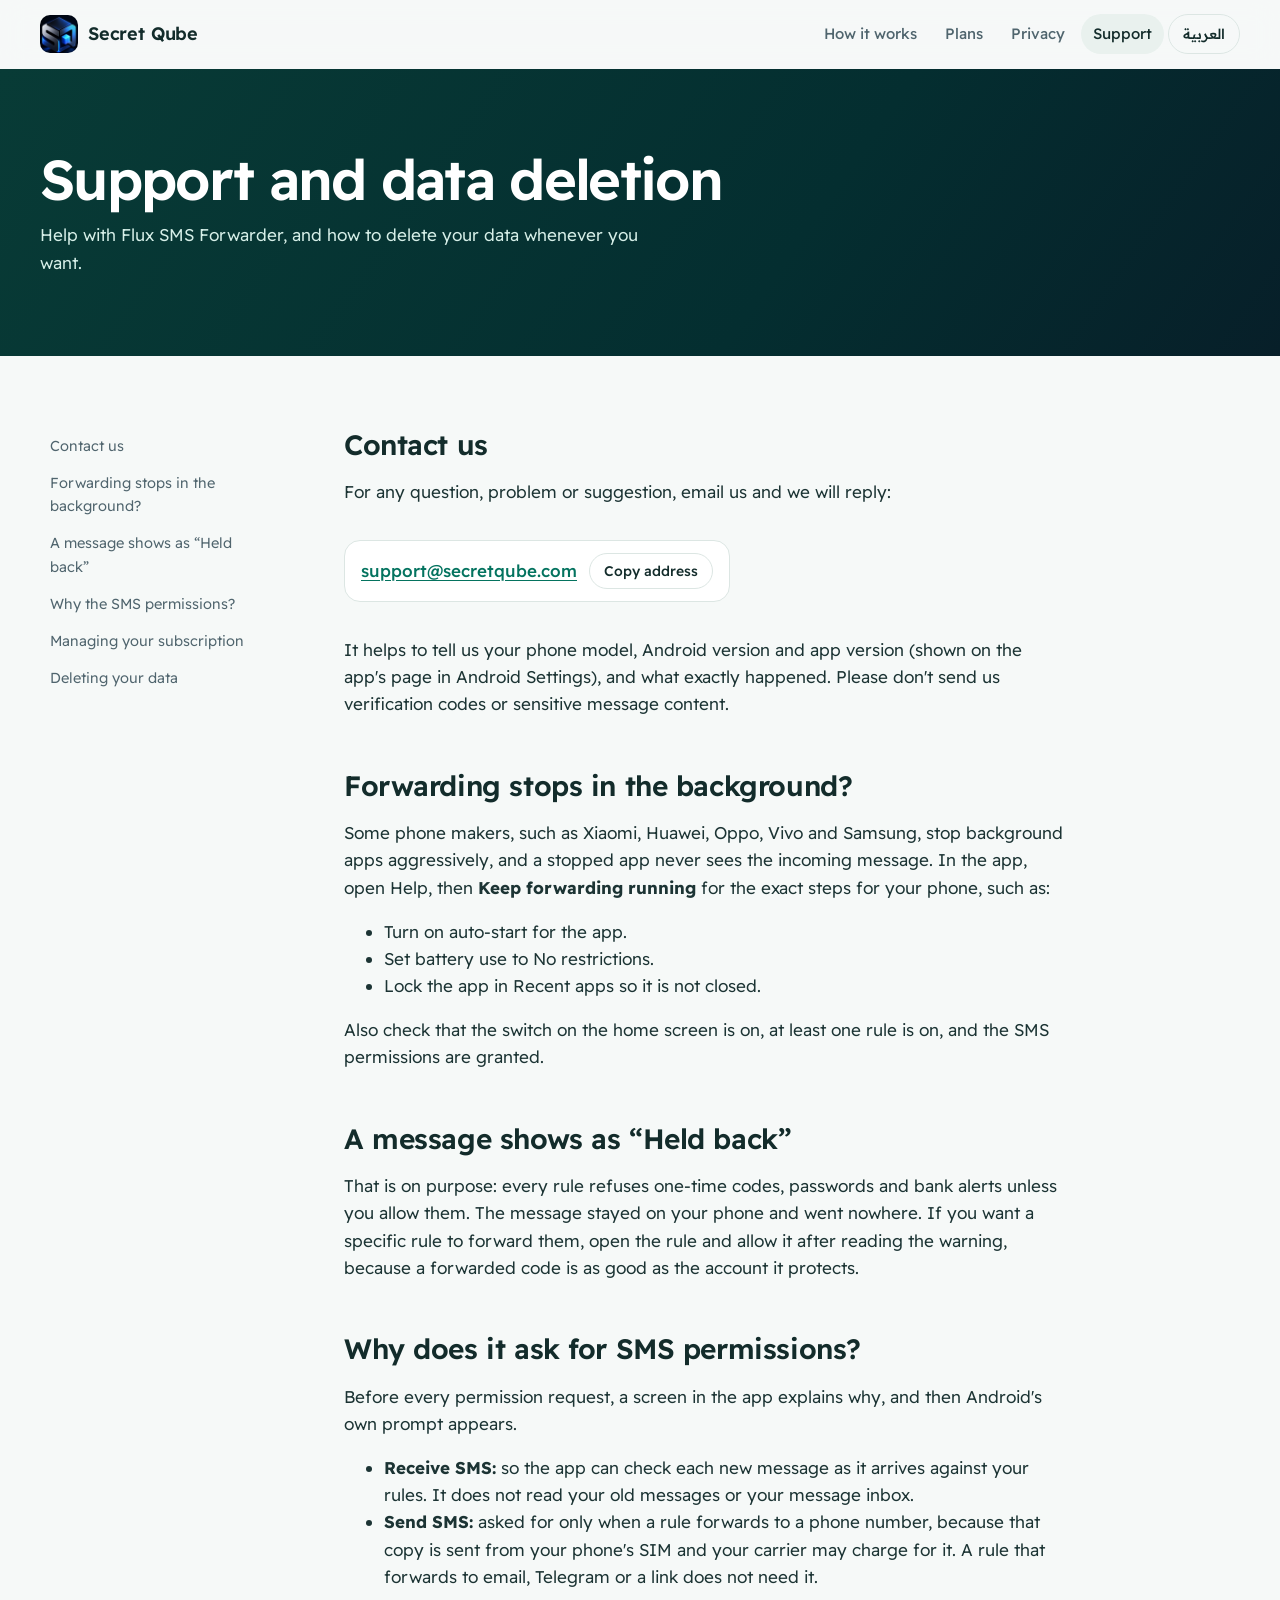
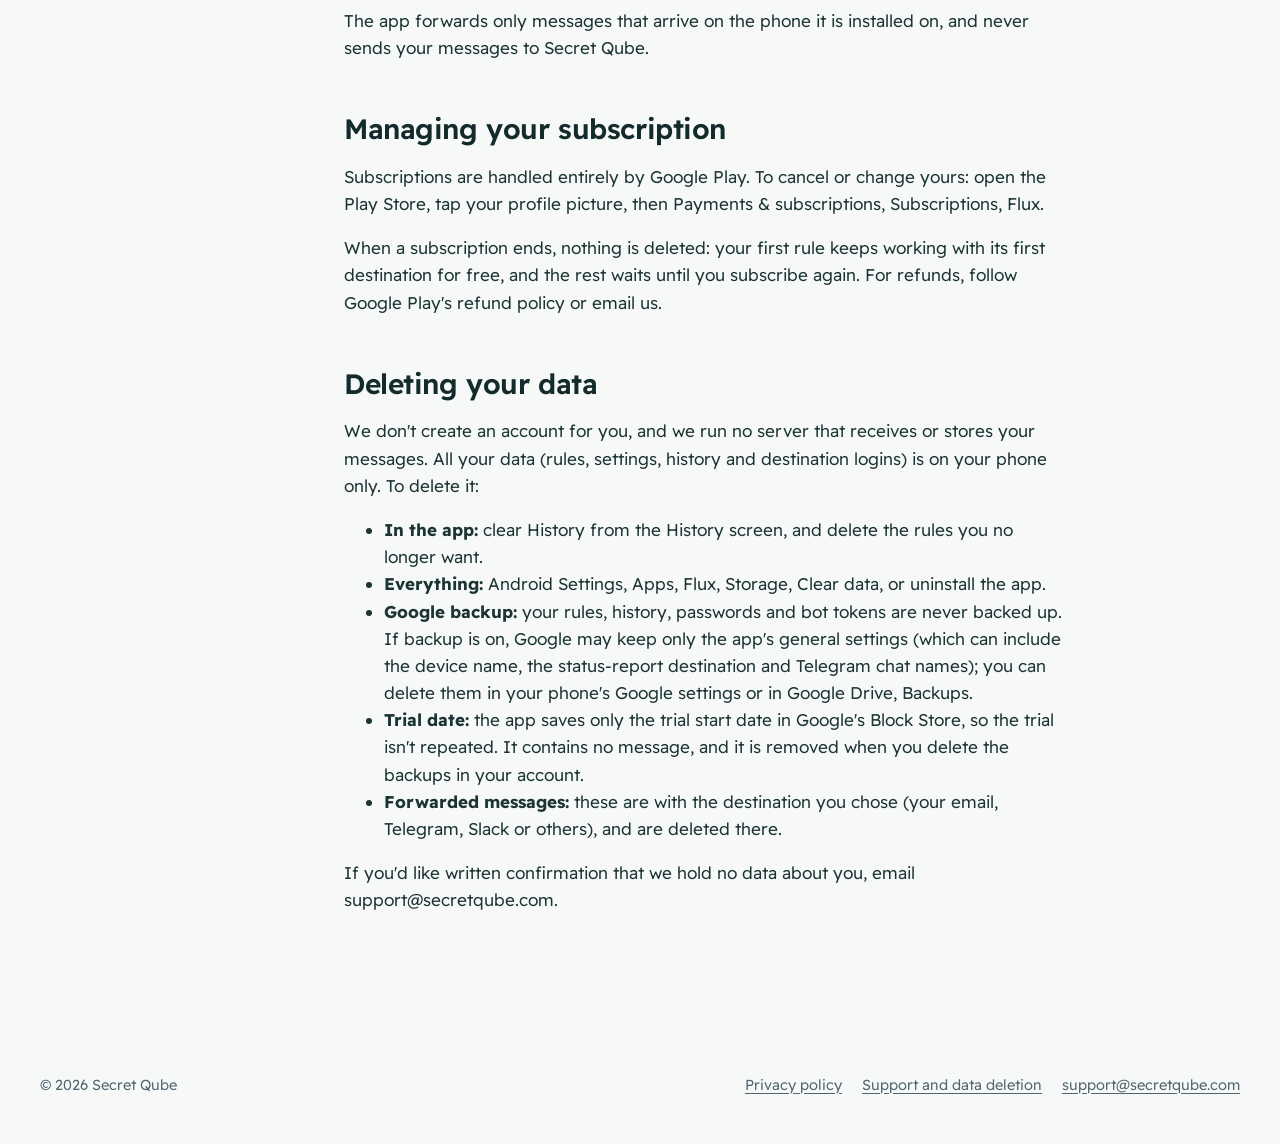
<file: support.html>
<!doctype html>
<html lang="ar" dir="rtl" data-lang="ar">
<head>
<meta charset="utf-8">
<meta name="viewport" content="width=device-width,initial-scale=1">
<title>Support and data deletion, Flux SMS Forwarder by Secret Qube</title>
<meta name="description" content="Get help with Flux SMS Forwarder by Secret Qube, keep forwarding running in the background, manage your subscription and delete your data.">
<meta name="theme-color" content="#024E55">
<link rel="canonical" href="https://secretqube.com/support.html">
<link rel="icon" type="image/png" sizes="32x32" href="assets/favicon-32.png">
<link rel="apple-touch-icon" href="assets/apple-touch-icon.png">
<meta property="og:type" content="website">
<meta property="og:title" content="Flux SMS Forwarder by Secret Qube">
<meta property="og:description" content="Forward new SMS by your rules to another phone, email, Telegram or a link. Straight from your phone.">
<meta property="og:image" content="https://secretqube.com/assets/og.png">
<meta property="og:url" content="https://secretqube.com/support.html">
<meta name="twitter:card" content="summary_large_image">
<link rel="preconnect" href="https://fonts.googleapis.com">
<link rel="preconnect" href="https://fonts.gstatic.com" crossorigin>
<link href="https://fonts.googleapis.com/css2?family=Readex+Pro:wght@300..700&display=swap" rel="stylesheet">
<link rel="stylesheet" href="style.css">
<script src="lang.js"></script>
</head>
<body>
<header class="top" id="top">
  <div class="wrap">
    <a class="brand" href="./"><img src="assets/qube-mark.png" alt="" width="38" height="38"><span>Secret Qube</span></a>
    <nav class="nav" aria-label="Main">
      <a class="opt" href="./#flow"><span lang="ar">كيف يعمل</span><span lang="en">How it works</span></a>
      <a class="opt" href="./#plans"><span lang="ar">الخطط</span><span lang="en">Plans</span></a>
      <a href="privacy.html"><span lang="ar">الخصوصية</span><span lang="en">Privacy</span></a>
      <a href="support.html" aria-current="page"><span lang="ar">الدعم</span><span lang="en">Support</span></a>
      <button class="lang-btn" type="button" data-lang-toggle><span lang="ar">English</span><span lang="en">العربية</span></button>
    </nav>
  </div>
</header>
<main>
<section class="doc-hero"><div class="wrap">
  <h1><span lang="ar">الدعم وحذف البيانات</span><span lang="en">Support and data deletion</span></h1>
  <p><span lang="ar">مساعدة في Flux SMS Forwarder، وكيف تحذف بياناتك متى شئت.</span><span lang="en">Help with Flux SMS Forwarder, and how to delete your data whenever you want.</span></p>
</div></section>
<div class="wrap doc">
  <nav class="toc" aria-label="Contents"><ol>
      <li><a href="#contact"><span lang="ar">تواصل معنا</span><span lang="en">Contact us</span></a></li>
      <li><a href="#background"><span lang="ar">التحويل لا يعمل في الخلفية؟</span><span lang="en">Forwarding stops in the background?</span></a></li>
      <li><a href="#held"><span lang="ar">رسالة ظهرت «تم حجبها»</span><span lang="en">A message shows as “Held back”</span></a></li>
      <li><a href="#permissions"><span lang="ar">لماذا يطلب صلاحيات SMS؟</span><span lang="en">Why the SMS permissions?</span></a></li>
      <li><a href="#subscription"><span lang="ar">إدارة الاشتراك</span><span lang="en">Managing your subscription</span></a></li>
      <li><a href="#delete"><span lang="ar">حذف بياناتك</span><span lang="en">Deleting your data</span></a></li>
  </ol></nav>
  <article class="prose">
    <section id="contact">
      <h2><span lang="ar">تواصل معنا</span><span lang="en">Contact us</span></h2>
      <div lang="ar"><p>لأي سؤال أو مشكلة أو اقتراح، راسلنا وسنرد عليك:</p>
<p class="mail"><a href="mailto:support@secretqube.com">support@secretqube.com</a> <button type="button" data-copy="support@secretqube.com">نسخ العنوان</button></p>
<p>يساعدنا أن تذكر طراز الجوال وإصدار أندرويد وإصدار التطبيق (من صفحة التطبيق في إعدادات أندرويد)، وما الذي حدث بالضبط. لا ترسل لنا رموز تحقق أو محتوى رسائل حساسة.</p></div>
      <div lang="en"><p>For any question, problem or suggestion, email us and we will reply:</p>
<p class="mail"><a href="mailto:support@secretqube.com">support@secretqube.com</a> <button type="button" data-copy="support@secretqube.com">Copy address</button></p>
<p>It helps to tell us your phone model, Android version and app version (shown on the app's page in Android Settings), and what exactly happened. Please don't send us verification codes or sensitive message content.</p></div>
    </section>
    <section id="background">
      <h2><span lang="ar">التحويل لا يعمل في الخلفية؟</span><span lang="en">Forwarding stops in the background?</span></h2>
      <div lang="ar"><p>بعض الشركات المصنعة، مثل Xiaomi وHuawei وOppo وVivo وSamsung، توقف التطبيقات في الخلفية بقوة، والتطبيق المتوقف لا يرى الرسالة الواردة. افتح داخل التطبيق: المساعدة ← <b>إبقاء التحويل يعمل</b>، وستجد خطوات جوالك تحديداً، مثل:</p>
<ul><li>تفعيل التشغيل التلقائي للتطبيق.</li><li>اختيار «بلا قيود» لاستهلاك البطارية.</li><li>قفل التطبيق في قائمة التطبيقات الحديثة حتى لا يُغلق.</li></ul>
<p>وتأكد أيضاً أن مفتاح التحويل في الشاشة الرئيسية مفعّل، وأن قاعدة واحدة على الأقل مفعّلة، وأن أذونات SMS ممنوحة.</p></div>
      <div lang="en"><p>Some phone makers, such as Xiaomi, Huawei, Oppo, Vivo and Samsung, stop background apps aggressively, and a stopped app never sees the incoming message. In the app, open Help, then <b>Keep forwarding running</b> for the exact steps for your phone, such as:</p>
<ul><li>Turn on auto-start for the app.</li><li>Set battery use to No restrictions.</li><li>Lock the app in Recent apps so it is not closed.</li></ul>
<p>Also check that the switch on the home screen is on, at least one rule is on, and the SMS permissions are granted.</p></div>
    </section>
    <section id="held">
      <h2><span lang="ar">رسالة ظهرت «تم حجبها»</span><span lang="en">A message shows as “Held back”</span></h2>
      <div lang="ar"><p>هذه حماية مقصودة: كل قاعدة ترفض رموز التحقق وكلمات المرور ورسائل البنك ما لم تسمح بها. بقيت الرسالة على جوالك ولم تُرسل لأي مكان. إن أردت أن تحوّلها قاعدة معيّنة، افتح القاعدة وفعّل السماح بها بعد قراءة التحذير، لأن الرمز المحوَّل يفتح الحساب الذي يحميه.</p></div>
      <div lang="en"><p>That is on purpose: every rule refuses one-time codes, passwords and bank alerts unless you allow them. The message stayed on your phone and went nowhere. If you want a specific rule to forward them, open the rule and allow it after reading the warning, because a forwarded code is as good as the account it protects.</p></div>
    </section>
    <section id="permissions">
      <h2><span lang="ar">لماذا يطلب صلاحيات SMS؟</span><span lang="en">Why does it ask for SMS permissions?</span></h2>
      <div lang="ar"><p>قبل كل طلب صلاحية تظهر داخل التطبيق شاشة تشرح السبب، ثم تظهر نافذة أندرويد.</p>
<ul><li><b>استقبال الرسائل (Receive SMS):</b> ليتحقق التطبيق من كل رسالة جديدة عند وصولها ويطابقها مع قواعدك. لا يقرأ التطبيق رسائلك القديمة ولا صندوق الرسائل.</li>
<li><b>إرسال الرسائل (Send SMS):</b> يُطلب فقط عندما تحوّل قاعدة إلى رقم جوال، لأن النسخة تُرسل من شريحة جوالك وقد يحتسب المشغّل رسوماً عليها. قاعدة تحوّل إلى بريد أو تيليجرام أو رابط لا تحتاجه.</li></ul>
<p>يحوّل التطبيق فقط الرسائل التي تصل إلى الجوال المثبَّت عليه، ولا يرسل رسائلك إلى Secret Qube.</p></div>
      <div lang="en"><p>Before every permission request, a screen in the app explains why, and then Android's own prompt appears.</p>
<ul><li><b>Receive SMS:</b> so the app can check each new message as it arrives against your rules. It does not read your old messages or your message inbox.</li>
<li><b>Send SMS:</b> asked for only when a rule forwards to a phone number, because that copy is sent from your phone's SIM and your carrier may charge for it. A rule that forwards to email, Telegram or a link does not need it.</li></ul>
<p>The app forwards only messages that arrive on the phone it is installed on, and never sends your messages to Secret Qube.</p></div>
    </section>
    <section id="subscription">
      <h2><span lang="ar">إدارة الاشتراك</span><span lang="en">Managing your subscription</span></h2>
      <div lang="ar"><p>الاشتراكات تُدار بالكامل عبر Google Play. لإلغاء الاشتراك أو تغييره: افتح متجر Play ← صورة حسابك ← المدفوعات والاشتراكات ← الاشتراكات ← Flux.</p>
<p>عند انتهاء الاشتراك لا يُحذف شيء: تستمر قاعدتك الأولى بوجهتها الأولى مجاناً، وينتظر الباقي حتى تشترك مجدداً. لطلبات الاسترداد، اتبع سياسة الاسترداد في Google Play أو راسلنا.</p></div>
      <div lang="en"><p>Subscriptions are handled entirely by Google Play. To cancel or change yours: open the Play Store, tap your profile picture, then Payments &amp; subscriptions, Subscriptions, Flux.</p>
<p>When a subscription ends, nothing is deleted: your first rule keeps working with its first destination for free, and the rest waits until you subscribe again. For refunds, follow Google Play's refund policy or email us.</p></div>
    </section>
    <section id="delete">
      <h2><span lang="ar">حذف بياناتك</span><span lang="en">Deleting your data</span></h2>
      <div lang="ar"><p>لا ننشئ لك حساباً، ولا نشغّل خادماً يستقبل رسائلك أو يخزّنها. كل بياناتك (القواعد والإعدادات والسجل وبيانات دخول الوجهات) على جوالك فقط. لحذفها:</p>
<ul>
<li><b>من داخل التطبيق:</b> امسح السجل من شاشة السجل، واحذف القواعد التي لا تريدها.</li>
<li><b>حذف كامل:</b> إعدادات أندرويد ← التطبيقات ← Flux ← التخزين ← مسح البيانات، أو احذف التطبيق.</li>
<li><b>نسخة Google الاحتياطية:</b> قواعدك وسجلّك وكلمات المرور ورموز البوت لا تُنسخ أبداً. قد تحفظ Google إعدادات التطبيق العامة فقط (وقد تشمل اسم الجهاز ووجهة تقارير الحالة وأسماء محادثات تيليجرام) إن كان النسخ الاحتياطي مفعّلاً، ويمكنك حذفها من إعدادات Google على جوالك أو من Google Drive ← النسخ الاحتياطية.</li>
<li><b>تاريخ التجربة:</b> يحفظ التطبيق تاريخ بدء التجربة فقط في Block Store من Google حتى لا تتكرر التجربة. لا يحتوي على أي رسالة، ويُحذف مع حذف النسخ الاحتياطية من حسابك.</li>
<li><b>الرسائل المحوَّلة:</b> موجودة لدى الوجهة التي اخترتها (بريدك أو تيليجرام أو Slack أو غيرها)، وتُحذف من هناك.</li>
</ul>
<p>إن أردت تأكيداً مكتوباً بأننا لا نحتفظ بأي بيانات عنك، راسلنا على support@secretqube.com.</p></div>
      <div lang="en"><p>We don't create an account for you, and we run no server that receives or stores your messages. All your data (rules, settings, history and destination logins) is on your phone only. To delete it:</p>
<ul>
<li><b>In the app:</b> clear History from the History screen, and delete the rules you no longer want.</li>
<li><b>Everything:</b> Android Settings, Apps, Flux, Storage, Clear data, or uninstall the app.</li>
<li><b>Google backup:</b> your rules, history, passwords and bot tokens are never backed up. If backup is on, Google may keep only the app's general settings (which can include the device name, the status-report destination and Telegram chat names); you can delete them in your phone's Google settings or in Google Drive, Backups.</li>
<li><b>Trial date:</b> the app saves only the trial start date in Google's Block Store, so the trial isn't repeated. It contains no message, and it is removed when you delete the backups in your account.</li>
<li><b>Forwarded messages:</b> these are with the destination you chose (your email, Telegram, Slack or others), and are deleted there.</li>
</ul>
<p>If you'd like written confirmation that we hold no data about you, email support@secretqube.com.</p></div>
    </section>
  </article>
</div>
</main>
<footer>
  <div class="wrap">
    <span>© 2026 Secret Qube</span>
    <nav aria-label="Footer">
      <a href="privacy.html"><span lang="ar">سياسة الخصوصية</span><span lang="en">Privacy policy</span></a>
      <a href="support.html"><span lang="ar">الدعم وحذف البيانات</span><span lang="en">Support and data deletion</span></a>
      <a href="mailto:support@secretqube.com">support@secretqube.com</a>
    </nav>
  </div>
</footer>
<script src="main.js" defer></script>
</body>
</html>
</file>
<file: style.css>
/* Secret Qube — site styles. Palette taken from the Flux app theme and the Secret Qube mark. */
:root{
  --paper:#F3F8F6; --surface:#FFFFFF; --ink:#0D2129; --muted:#50656E; --line:#DCE6E3; --line-soft:#E9F1EE;
  --accent:#04735F; --accent-soft:#D5F3E8; --emerald:#03957C; --teal:#02796B; --deep:#024E55; --navy:#013042;
  --lime:#84F271; --qube:#2F8CFF; --qube-ink:#061427; --warn:#8A4108; --warn-soft:#FBF0E2;
  --hero-grad:linear-gradient(135deg,#03957C 0%,#02796B 30%,#024E55 66%,#013042 100%);
  --radius-l:28px; --radius-m:16px; --radius-s:10px;
  --wrap:1180px; --gutter:clamp(16px,4vw,40px);
  --f:'Readex Pro',system-ui,-apple-system,'Segoe UI',Roboto,'Noto Sans','Noto Sans Arabic',sans-serif;
  color-scheme:light;
}
@media (prefers-color-scheme:dark){
  :root:not([data-theme="light"]){
    --paper:#07161C; --surface:#0F2229; --ink:#E3EEEB; --muted:#9DB3B0; --line:#1F3A42; --line-soft:#173139;
    --accent:#3FD9A0; --accent-soft:#0B4441; --warn:#F2B37A; --warn-soft:#3A2614; color-scheme:dark;
  }
}
:root[data-theme="dark"]{
  --paper:#07161C; --surface:#0F2229; --ink:#E3EEEB; --muted:#9DB3B0; --line:#1F3A42; --line-soft:#173139;
  --accent:#3FD9A0; --accent-soft:#0B4441; --warn:#F2B37A; --warn-soft:#3A2614; color-scheme:dark;
}

*,*::before,*::after{box-sizing:border-box}
html{-webkit-text-size-adjust:100%;scroll-behavior:smooth}
body{margin:0;background:var(--paper);color:var(--ink);font-family:var(--f);font-size:17px;line-height:1.6;font-weight:350;overflow-x:hidden}
img{max-width:100%;display:block}
a{color:var(--accent);text-underline-offset:3px}
:focus-visible{outline:3px solid var(--qube);outline-offset:3px;border-radius:6px}
.wrap{max-width:var(--wrap);margin:0 auto;padding:0 var(--gutter)}
.sr{position:absolute;width:1px;height:1px;overflow:hidden;clip:rect(0 0 0 0);white-space:nowrap}

/* Language: every bilingual string is a pair of spans */
html[data-lang="ar"] [lang="en"]:not(html), html[data-lang="en"] [lang="ar"]:not(html){display:none!important}
html[data-lang="ar"] body{line-height:1.75}

/* ---------- Header ---------- */
.top{position:sticky;top:0;z-index:20;background:color-mix(in srgb,var(--paper) 86%,transparent);backdrop-filter:saturate(1.4) blur(14px);-webkit-backdrop-filter:saturate(1.4) blur(14px);border-bottom:1px solid transparent;transition:border-color .2s}
.top.scrolled{border-bottom-color:var(--line)}
.top .wrap{display:flex;align-items:center;gap:20px;height:68px}
.brand{display:flex;align-items:center;gap:10px;color:var(--ink);text-decoration:none;font-weight:600;font-size:18px;letter-spacing:-.01em}
.brand img{width:38px;height:38px;border-radius:10px;background:#000}
.nav{display:flex;gap:4px;margin-inline-start:auto;align-items:center}
.nav a{color:var(--muted);text-decoration:none;padding:8px 12px;border-radius:999px;font-size:15px;font-weight:450}
.nav a:hover,.nav a[aria-current="page"]{color:var(--ink);background:var(--line-soft)}
.lang-btn{font:inherit;font-size:14px;font-weight:500;color:var(--ink);background:transparent;border:1px solid var(--line);border-radius:999px;padding:7px 14px;cursor:pointer;min-height:40px}
.lang-btn:hover{border-color:var(--muted)}
@media (max-width:720px){.nav a.opt{display:none}.brand span{display:none}}

/* ---------- Hero ---------- */
.hero{padding-block:0;background:var(--hero-grad);color:#fff;position:relative;overflow:hidden;isolation:isolate}
.hero::after{content:"";position:absolute;inset:auto -10% -40% 40%;height:80%;background:radial-gradient(closest-side,rgba(132,242,113,.18),transparent);z-index:-1}
.hero .wrap{display:grid;grid-template-columns:minmax(0,1fr) minmax(0,1.05fr);gap:clamp(24px,5vw,72px);align-items:center;padding-block:clamp(40px,6vw,84px)}
@media (max-width:900px){.hero .wrap{grid-template-columns:1fr}.stage{max-width:560px;width:100%;margin-inline:auto}}
.app-tag{display:inline-flex;align-items:center;gap:10px;font-weight:500;font-size:16px;color:#DFF7EF}
.app-tag img{width:40px;height:40px;border-radius:11px;box-shadow:0 6px 18px rgba(0,0,0,.25)}
.hero h1{font-size:clamp(38px,5.4vw,66px);line-height:1.02;letter-spacing:-.035em;font-weight:600;margin:22px 0 20px}
html[data-lang="ar"] .hero h1{letter-spacing:0;line-height:1.15}
.hero p.lede{font-size:clamp(17px,1.6vw,20px);color:#D6EFE8;max-width:34ch;margin:0 0 32px}
.cta-row{display:flex;flex-wrap:wrap;gap:12px;align-items:center}
.btn{display:inline-flex;align-items:center;gap:10px;min-height:48px;padding:0 22px;border-radius:999px;font:inherit;font-size:16px;font-weight:500;text-decoration:none;cursor:pointer;border:0}
.btn-light{background:#fff;color:var(--navy)}
.btn-light:hover{background:#E7FBF3}
.btn-ghost{color:#fff;border:1px solid rgba(255,255,255,.4);background:transparent}
.btn-ghost:hover{background:rgba(255,255,255,.08)}
.play-soon{display:inline-flex;align-items:center;gap:10px;color:#DFF7EF;font-size:15px}
.play-soon svg{flex:none}
.hero-note{margin-top:22px;font-size:14px;color:#BFE3DA}

/* Routing stage — the one animated moment */
.stage{position:relative;aspect-ratio:1/0.86;min-height:360px}
.stage svg.wires{position:absolute;inset:0;width:100%;height:100%;overflow:visible}
.wire{fill:none;stroke:rgba(255,255,255,.16);stroke-width:2}
.wire-live{fill:none;stroke:var(--lime);stroke-width:2.5;stroke-linecap:round;stroke-dasharray:1;stroke-dashoffset:1;opacity:0}
.stage.go .wire-live.on{animation:draw .9s cubic-bezier(.6,.05,.3,1) forwards}
@keyframes draw{0%{opacity:1;stroke-dashoffset:1}100%{opacity:1;stroke-dashoffset:0}}

.phone{position:absolute;inset-inline-start:0;top:50%;transform:translateY(-50%);width:44%;max-width:236px;aspect-ratio:9/18.5;background:#08191F;border-radius:34px;padding:9px;box-shadow:0 30px 60px -18px rgba(0,0,0,.55),inset 0 0 0 1.5px rgba(255,255,255,.12)}
.phone .scr{height:100%;border-radius:26px;background:var(--paper);color:var(--ink);overflow:hidden;position:relative;display:flex;flex-direction:column}
.stage .scr{background:#F3F8F6;color:#0D2129}
.st-top{background:var(--hero-grad);color:#fff;padding:22px 12px 12px;font-size:12.5px;display:flex;align-items:center;gap:8px}
.st-top b{font-weight:600;font-size:12.5px;display:block}
.st-top .m-switch{width:30px;height:17px}.st-top .m-switch::after{width:13px;height:13px}
.notif{margin:12px 10px 0;background:#fff;border-radius:16px;padding:10px 12px;box-shadow:0 10px 24px -10px rgba(1,48,66,.35);font-size:12.5px;line-height:1.45;transform:translateY(-14px);opacity:0}
.notif b{display:block;font-weight:600;font-size:12px;color:#50656E}
.stage.go .notif{animation:drop .5s cubic-bezier(.2,.8,.3,1.2) forwards}
@keyframes drop{to{transform:none;opacity:1}}
.rule-chip{margin:12px 10px 0;border-radius:12px;padding:9px 11px;font-size:12px;background:#E9F1EE;color:#50656E;transition:background .3s,color .3s}
.rule-chip b{display:block;font-weight:600;color:#0D2129;font-size:12.5px}
.stage.matched .rule-chip{background:#D5F3E8;color:#04735F}
.stage.held .rule-chip{background:#FBF0E2;color:#8A4108}
.verdict{margin:auto 10px 14px;border-radius:12px;padding:10px 12px;font-size:12px;font-weight:500;opacity:0;transition:opacity .35s}
.stage.done .verdict{opacity:1}
.verdict.ok{background:#04735F;color:#fff}
.verdict.hold{background:#8A4108;color:#fff}

.dests{position:absolute;inset-inline-end:0;top:0;bottom:0;width:46%;display:flex;flex-direction:column;justify-content:space-between;padding-block:2%}
.dest{display:flex;align-items:center;gap:10px;padding:9px 12px;border-radius:14px;background:rgba(255,255,255,.07);border:1px solid rgba(255,255,255,.12);color:#CFE7E1;font-size:14px;transition:background .35s,border-color .35s,color .35s,transform .35s}
.dest i{flex:none;width:30px;height:30px;border-radius:9px;display:grid;place-items:center;background:rgba(255,255,255,.1);font-style:normal}
.dest i svg{width:17px;height:17px}
.dest small{display:block;font-size:11.5px;color:#9CC9BE;margin-top:1px}
.dest .tick{margin-inline-start:auto;opacity:0;transform:scale(.6);transition:opacity .3s,transform .3s;color:var(--lime)}
.dest.lit{background:rgba(255,255,255,.95);border-color:#fff;color:#013042;transform:translateX(0)}
.dest.lit i{background:#D5F3E8;color:#04735F}
.dest.lit small{color:#50656E}
.dest.lit .tick{opacity:1;transform:none;color:#04735F}

/* ---------- Sections ---------- */
section{padding-block:clamp(64px,9vw,120px)}
.sec-head{max-width:640px;margin-bottom:clamp(32px,5vw,56px)}
h2{font-size:clamp(30px,4vw,48px);line-height:1.08;letter-spacing:-.025em;font-weight:600;margin:0 0 16px}
html[data-lang="ar"] h2{letter-spacing:0;line-height:1.25}
.sec-head p{color:var(--muted);font-size:18px;margin:0}
h3{font-size:20px;font-weight:600;margin:0 0 8px;letter-spacing:-.01em}

/* How it works — a real sequence */
.steps{list-style:none;margin:0;padding:0;display:grid;grid-template-columns:repeat(3,minmax(0,1fr));gap:clamp(16px,3vw,40px);counter-reset:s}
.steps li{position:relative;padding-top:56px;border-top:2px solid var(--line)}
.steps li::before{counter-increment:s;content:counter(s);position:absolute;top:14px;inset-inline-start:0;font-size:15px;font-weight:600;color:var(--accent)}
.steps li:first-child{border-top-color:var(--accent)}
.steps p{color:var(--muted);margin:0}
@media (max-width:820px){.steps{grid-template-columns:1fr}}

/* Screens */
.screens{display:flex;gap:clamp(18px,3vw,40px);justify-content:center;align-items:flex-start;overflow-x:auto;scroll-snap-type:x mandatory;padding:10px 4px 30px;margin-inline:calc(var(--gutter) * -1);padding-inline:var(--gutter)}
.shot{flex:none;scroll-snap-align:center;width:min(276px,76vw)}
.shot:nth-child(2){margin-top:48px}
.shot figcaption{margin-top:16px;font-size:15px;color:var(--muted);text-align:center}
.shot .phone{position:relative;inset:auto;transform:none;width:100%;max-width:none;top:auto;background:#0B1F26}
@media (max-width:860px){.screens{justify-content:flex-start}.shot:nth-child(2){margin-top:0}}

/* Mock app UI */
.m-bar{display:flex;justify-content:space-between;padding:8px 16px 0;font-size:11px;font-weight:500;opacity:.8}
.m-head{background:var(--hero-grad);color:#fff;padding:14px 14px 18px;margin-top:6px}
.m-head .t{display:flex;align-items:center;gap:8px;font-weight:600;font-size:15px}
.m-head .t img{width:22px;height:22px;border-radius:6px}
.m-status{margin-top:12px;background:rgba(255,255,255,.14);border-radius:14px;padding:10px 12px;display:flex;align-items:center;gap:10px}
.m-status b{display:block;font-size:13px;font-weight:600}
.m-status span{font-size:11px;color:#D6EFE8}
.m-switch{margin-inline-start:auto;width:36px;height:20px;border-radius:99px;background:#86D9A6;position:relative;flex:none}
.m-switch::after{content:"";position:absolute;top:2px;inset-inline-end:2px;width:16px;height:16px;border-radius:50%;background:#15803D}
.m-switch.off{background:#F2C4BE}.m-switch.off::after{inset-inline-end:auto;inset-inline-start:2px;background:#C0392B}
.m-body{padding:12px;display:flex;flex-direction:column;gap:9px;flex:1;background:var(--paper)}
.m-title{font-size:13px;font-weight:600;margin:4px 2px 0}
.m-card{background:var(--surface);border:1px solid var(--line);border-radius:14px;padding:10px 11px;font-size:11.5px;color:var(--muted)}
.m-card .r{display:flex;align-items:center;gap:8px}
.m-card b{color:var(--ink);font-size:12.5px;font-weight:600;display:block}
.m-chips{display:flex;flex-wrap:wrap;gap:5px;margin-top:7px}
.m-chips span{background:var(--accent-soft);color:var(--accent);border-radius:99px;padding:2px 8px;font-size:10.5px;font-weight:500}
.m-pill{display:inline-block;border-radius:99px;padding:1px 8px;font-size:10.5px;font-weight:500}
.m-pill.ok{background:var(--accent-soft);color:var(--accent)}
.m-pill.hold{background:var(--warn-soft);color:var(--warn)}
.m-ico{width:30px;height:30px;border-radius:9px;background:var(--accent-soft);color:var(--accent);display:grid;place-items:center;flex:none}
.m-ico svg{width:16px;height:16px}
.m-appbar{padding:14px 14px 10px;font-weight:600;font-size:15px;background:var(--surface);border-bottom:1px solid var(--line)}
.m-nav{display:flex;justify-content:space-around;padding:8px 0 12px;background:var(--surface);border-top:1px solid var(--line);font-size:10px;color:var(--muted)}
.m-nav span{display:flex;flex-direction:column;align-items:center;gap:2px}
.m-nav span.on{color:var(--accent);font-weight:600}
.m-nav i{width:34px;height:16px;border-radius:99px;display:block}
.m-nav span.on i{background:var(--accent-soft)}
.m-time{font-size:10.5px;margin-inline-start:auto;white-space:nowrap}

/* Destinations — typographic list, not cards */
.dest-list{display:grid;grid-template-columns:repeat(2,minmax(0,1fr));column-gap:clamp(24px,5vw,72px);margin:0;padding:0;list-style:none}
.dest-list li{display:grid;grid-template-columns:44px 1fr;gap:4px 16px;padding:22px 0;border-bottom:1px solid var(--line)}
.dest-list .ic{grid-row:span 2;width:44px;height:44px;border-radius:12px;background:var(--accent-soft);color:var(--accent);display:grid;place-items:center}
.dest-list .ic svg{width:22px;height:22px}
.dest-list b{font-weight:600;font-size:18px}
.dest-list p{margin:0;color:var(--muted);font-size:15.5px}
.tag{display:inline-block;vertical-align:2px;margin-inline-start:8px;font-size:12px;font-weight:500;padding:1px 9px;border-radius:99px;background:var(--line-soft);color:var(--muted)}
@media (max-width:760px){.dest-list{grid-template-columns:1fr}}

/* Privacy — big statement */
.privacy-band{background:var(--surface);border-block:1px solid var(--line)}
.privacy-grid{display:grid;grid-template-columns:minmax(0,1.1fr) minmax(0,1fr);gap:clamp(32px,6vw,96px);align-items:start}
.privacy-grid .big{font-size:clamp(32px,4.6vw,56px);line-height:1.08;letter-spacing:-.03em;font-weight:600;margin:0}
html[data-lang="ar"] .privacy-grid .big{letter-spacing:0;line-height:1.3}
.privacy-grid .big + p{color:var(--muted);font-size:18px;margin:20px 0 0;max-width:40ch}
.facts{margin:0;padding:0;list-style:none}
.facts li{padding:18px 0;border-bottom:1px solid var(--line)}
.facts li:first-child{padding-top:4px}
.facts b{display:block;font-weight:600;margin-bottom:2px}
.facts span{color:var(--muted);font-size:15.5px}
@media (max-width:860px){.privacy-grid{grid-template-columns:1fr}}

/* Plans */
.plans{display:grid;grid-template-columns:repeat(3,minmax(0,1fr));border:1px solid var(--line);border-radius:var(--radius-l);overflow:hidden;background:var(--surface)}
.plan{padding:32px 28px;display:flex;flex-direction:column;gap:14px}
.plan + .plan{border-inline-start:1px solid var(--line)}
.plan.pro{background:color-mix(in srgb,var(--accent-soft) 45%,var(--surface))}
.plan h3{font-size:24px;margin:0;display:flex;align-items:center;gap:10px}
.plan .who{color:var(--muted);margin:0;font-size:15.5px;min-height:3.2em}
.plan ul{margin:0;padding:0;list-style:none;display:flex;flex-direction:column;gap:9px;font-size:15.5px}
.plan li{display:flex;gap:10px;align-items:flex-start}
.plan li svg{flex:none;margin-top:5px;color:var(--accent)}
.plan .note{margin-top:auto;padding-top:10px;color:var(--muted);font-size:14px}
.plans-foot{margin-top:22px;color:var(--muted);font-size:15.5px;max-width:70ch}
@media (max-width:900px){.plans{grid-template-columns:1fr}.plan + .plan{border-inline-start:0;border-top:1px solid var(--line)}.plan .who{min-height:0}}

/* Languages */
.langs{display:flex;flex-wrap:wrap;gap:10px 12px;margin:0;padding:0;list-style:none}
.langs li{font-size:clamp(17px,2vw,22px);padding:8px 16px;border-radius:999px;border:1px solid var(--line);background:var(--surface)}
.langs li[dir="rtl"]{font-family:var(--f)}

/* Studio */
.studio{background:radial-gradient(120% 120% at 85% 10%,#0B2A55 0%,#061427 55%,#030A16 100%);color:#E6EEFA}
.studio .wrap{display:grid;grid-template-columns:auto minmax(0,1fr);gap:clamp(28px,6vw,80px);align-items:center}
.studio img{width:clamp(180px,24vw,280px);height:auto;border-radius:22px}
.studio h2{color:#fff}
.studio p{color:#B7C6DD;font-size:18px;max-width:52ch;margin:0 0 14px}
.studio a{color:#8CC4FF}
@media (max-width:760px){.studio .wrap{grid-template-columns:1fr}.studio img{width:160px}}

/* Footer */
footer{padding:36px 0 48px;color:var(--muted);font-size:14.5px}
footer .wrap{display:flex;flex-wrap:wrap;gap:12px 28px;align-items:center}
footer nav{display:flex;flex-wrap:wrap;gap:6px 20px;margin-inline-start:auto}
footer a{color:var(--muted)}

/* ---------- Document pages (privacy, support) ---------- */
.doc-hero{padding-block:0;background:var(--hero-grad);color:#fff}
.doc-hero .wrap{padding-block:clamp(40px,7vw,80px)}
.doc-hero h1{font-size:clamp(34px,5vw,56px);line-height:1.08;letter-spacing:-.03em;font-weight:600;margin:0 0 12px}
html[data-lang="ar"] .doc-hero h1{letter-spacing:0;line-height:1.25}
.doc-hero p{color:#D6EFE8;margin:0;max-width:60ch}
.doc{display:grid;grid-template-columns:240px minmax(0,1fr);gap:clamp(24px,5vw,72px);padding-block:clamp(40px,6vw,72px)}
.toc{position:sticky;top:88px;align-self:start;font-size:14.5px}
.toc ol{margin:0;padding:0;list-style:none;display:flex;flex-direction:column;gap:2px;counter-reset:t}
.toc a{display:block;padding:6px 10px;border-radius:8px;color:var(--muted);text-decoration:none}
.toc a:hover{background:var(--line-soft);color:var(--ink)}
.prose{max-width:72ch}
.prose section{padding:0 0 34px;scroll-margin-top:90px}
.prose h2{font-size:clamp(22px,2.4vw,28px);margin:0 0 12px;letter-spacing:-.015em}
.prose p,.prose li{color:color-mix(in srgb,var(--ink) 86%,var(--muted))}
.prose table{width:100%;border-collapse:collapse;font-size:15.5px;margin:8px 0}
.prose th,.prose td{text-align:start;vertical-align:top;padding:12px 10px;border-bottom:1px solid var(--line)}
.prose th{font-weight:600;color:var(--muted);font-size:14px}
.prose td:first-child{font-weight:500;width:34%}
.callout{background:var(--accent-soft);border-radius:var(--radius-m);padding:14px 18px;margin:14px 0}
.callout p{margin:0}
.mail{display:inline-flex;align-items:center;gap:12px;flex-wrap:wrap;background:var(--surface);border:1px solid var(--line);border-radius:var(--radius-m);padding:12px 16px;font-weight:500}
.mail button{font:inherit;font-size:14px;border:1px solid var(--line);background:transparent;color:var(--ink);border-radius:999px;padding:6px 14px;cursor:pointer;min-height:36px}
@media (max-width:860px){.doc{grid-template-columns:1fr}.toc{position:static}}

@media (max-width:560px){.stage{min-height:0;aspect-ratio:1/1.12}.stage .phone{width:47%}.dests{width:47%}.dest{padding:7px 8px;gap:7px;font-size:12.5px;border-radius:12px}.dest i{width:24px;height:24px}.dest small{font-size:10.5px}.dest .tick{display:none}.notif,.rule-chip{font-size:11px}}

@media (prefers-reduced-motion:reduce){
  html{scroll-behavior:auto}
  *,*::before,*::after{animation-duration:0s!important;animation-delay:0s!important;transition-duration:0s!important}
}

/* v29 additions */
.skip{position:absolute;inset-inline-start:12px;top:-60px;z-index:50;background:var(--surface);color:var(--ink);padding:10px 16px;border-radius:999px;border:1px solid var(--line);text-decoration:none;font-weight:500}
.skip:focus{top:12px}
.tag-accent{background:var(--accent);color:#fff}
.st-hist{margin:12px 10px 0;padding:10px 11px;border-radius:12px;background:#fff;border:1px solid #DCE6E3;font-size:11.5px;color:#50656E;display:flex;flex-direction:column;gap:6px}
.st-hist > span{font-weight:600;color:#0D2129;font-size:12px}
.st-hist div{display:flex;align-items:center;gap:8px}
.st-hist i{width:7px;height:7px;border-radius:50%;flex:none}
.st-hist i.ok{background:#04735F}.st-hist i.hold{background:#8A4108}
.st-hist b{font-weight:500;color:#0D2129}
.st-hist em{font-style:normal;margin-inline-start:auto}
.screens{scrollbar-width:thin}
.screens:focus-visible{outline-offset:-3px}
[lang="es-x"]{display:inline!important}
@media (max-width:560px){
  .st-hist{display:none}
  .notif,.rule-chip{display:-webkit-box;-webkit-box-orient:vertical;-webkit-line-clamp:3;overflow:hidden}
  .stage .scr{font-size:11px}
}
.screens{overflow-y:hidden}

/* 2026 product experience */
:root{--paper:#f6f9f8;--ink:#132c2b;--hero-grad:linear-gradient(125deg,#083b36,#042e30 62%,#071f29);--wrap:1320px}
section[id],#demo{scroll-margin-top:90px}
.btn{transition:transform .2s,background .2s;min-height:52px;padding-block:12px;line-height:1.5}
.btn:hover{transform:translateY(-2px)}
.landing .hero{background:radial-gradient(ellipse at 75% 0%,#146b5655,transparent 60%),#062f2e}
.landing .hero .wrap{gap:48px;padding-block:64px 76px;grid-template-columns:minmax(0,.94fr) minmax(0,1.06fr)}
.hero h1{font-size:clamp(42px,4.8vw,70px);line-height:1.12;letter-spacing:-.05em;max-width:12ch}
html[data-lang=ar] .hero h1{font-size:clamp(40px,4.5vw,64px);line-height:1.45;max-width:15ch}
.hero h1 em{font-style:normal;color:#b7f59b}
.hero p.lede{max-width:42ch;font-size:18px;line-height:1.85}
.hero-note{font-size:14px}.app-tag{font-size:14px}
.hero-demo{min-width:0;padding:24px 24px 16px;border:1px solid #8ae4cb30;border-radius:28px;background:linear-gradient(155deg,#ffffff09,#ffffff03);box-shadow:0 32px 80px #001c2833}
.demo-top{display:flex;align-items:center;justify-content:space-between;gap:12px;font-size:13px;font-weight:500;color:#d2f3e7;letter-spacing:.08em}
html[data-lang=ar] .demo-top{letter-spacing:0}
.demo-label{font-size:12px;color:#b4d1c7;letter-spacing:0}
.scenario-tabs{display:flex;gap:6px;margin:18px 0 24px;padding:5px;border:1px solid #ffffff18;border-radius:14px;background:#00232366}
.scenario-tabs button{flex:1;min-width:0;font:inherit;font-size:14px;color:#c1dcd4;background:none;border:0;border-radius:10px;padding:10px 5px;cursor:pointer;min-height:44px;transition:background .2s,color .2s}
.scenario-tabs button[aria-pressed=true]{background:#d6f7bd;color:#133e30;box-shadow:0 3px 12px #0002}
.stage{aspect-ratio:1.28;min-height:370px}
.stage .phone{width:45%;max-width:214px;aspect-ratio:9/18.2}
.stage .dests{width:43%;padding-block:10px}
.dest{font-size:13px;padding:10px 8px;gap:8px;min-height:59px}.dest small{font-size:12px;line-height:1.4}.dest i{width:28px;height:28px}.dest .tick{width:14px;flex:none}
.dest[data-d=slack] small{font-size:11px}
.demo-bottom{display:flex;justify-content:space-between;align-items:center;gap:12px;margin-top:22px;padding-top:14px;border-top:1px solid #ffffff20;font-size:14px;min-height:66px}
.demo-bottom p{margin:0;color:#d6f7bd;max-width:65%}
.demo-bottom button{font:inherit;font-size:13px;white-space:nowrap;color:white;border:1px solid #ffffff40;background:transparent;padding:9px 13px;border-radius:30px;cursor:pointer;min-height:44px}
.demo-disclaimer{font-size:12px!important;color:#b3cdc5!important;margin:8px 0 0!important;text-align:center}
.proof-strip{background:var(--surface);border-bottom:1px solid var(--line)}
.proof-strip .wrap{display:grid;grid-template-columns:repeat(3,1fr);padding-block:26px;gap:24px}
.proof-strip .wrap>span{display:flex;align-items:center;justify-content:center;gap:14px;color:var(--muted);font-size:14px}
.proof-strip b{color:var(--accent);font-size:26px;letter-spacing:-.03em}
.sec-head{max-width:760px}h2{font-size:clamp(32px,4vw,50px);line-height:1.2}
.steps{gap:32px}.steps li{padding-top:68px}.steps li::before{font-size:26px;top:12px;font-weight:400}.steps p{font-size:16px;line-height:1.9}
.product-tour{background:var(--surface);border-block:1px solid var(--line);padding-block:80px!important;margin-bottom:80px}
.product-tour .sec-head{margin-inline:auto;text-align:center;max-width:700px}.product-tour .sec-head p{font-size:16px}
.tour-tabs{display:flex;justify-content:center;gap:10px;flex-wrap:wrap;margin-bottom:28px}
.tour-tabs button,.plan-picker button{font:inherit;font-size:14px;min-height:46px;border:1px solid var(--line);background:var(--surface);color:var(--ink);border-radius:30px;padding:10px 20px;cursor:pointer}
.tour-tabs button[aria-pressed=true],.plan-picker button[aria-pressed=true]{background:var(--ink);color:var(--surface);border-color:var(--ink)}
.screens{margin:0;padding-block:20px 30px;gap:40px;align-items:center}.shot{margin:0;width:min(285px,76vw);transition:transform .4s,opacity .4s}.shot:nth-child(2){margin-top:0}.shot.is-selected{transform:translateY(-8px)}
.shot.is-selected .phone{box-shadow:0 28px 55px -20px #02735f77,inset 0 0 0 2px #78ceaa}
.shot .phone{aspect-ratio:9/18.5}.shot figcaption{font-size:14px;min-height:45px}
.dest-list{gap:20px 48px}.dest-list li{padding-block:26px}.dest-list .ic{width:48px;height:48px}.dest-list p{font-size:16px;line-height:1.8}
.privacy-band{background:#082f2e;color:#f0faf5}.privacy-grid .big+p,.privacy-band .facts span{color:#b9d3ca}.privacy-band .facts li{border-color:#ffffff20}.privacy-band .facts b{color:#d5f5c3}
.plan-picker{display:flex;gap:10px;align-items:center;flex-wrap:wrap}.plan-picker>span{font-size:14px;margin-inline-end:10px;color:var(--muted)}
#plan-advice{font-size:15px;color:var(--accent);min-height:26px;margin:12px 0 24px}
.plans{border:0;background:none;gap:20px;overflow:visible}.plan{border:1px solid var(--line)!important;background:var(--surface);border-radius:24px;transition:transform .25s,box-shadow .25s}.plan.pro{background:var(--accent-soft)}.plan.recommended{outline:3px solid var(--accent);outline-offset:4px;transform:translateY(-4px)}.plan .note{margin-bottom:0}
.faq{padding-top:0}.faq-layout{display:grid;grid-template-columns:.85fr 1.15fr;gap:70px}.eyebrow{font-size:12px;letter-spacing:.15em;color:var(--accent);display:block;margin-bottom:18px}
.faq details{border-bottom:1px solid var(--line);padding:21px 0}.faq summary{cursor:pointer;font-size:18px;font-weight:500;padding-inline-end:16px}.faq details p{color:var(--muted);font-size:16px;line-height:1.9}.faq details a{font-size:16px}
.langs li{font-size:16px;padding:8px 14px}.studio{background:#071d29}.studio img{width:200px}
@media(max-width:1100px){.landing .hero .wrap{gap:28px}.hero-demo{padding:18px}.stage{min-height:355px}.dest small{font-size:11px}.stage .phone{width:48%}.stage .dests{width:43%}.dest i{display:none}.hero h1{font-size:48px}.screens{gap:24px}.shot{width:260px}}
@media(max-width:900px){.landing .hero .wrap{grid-template-columns:1fr;padding-block:42px}.hero h1{max-width:18ch;font-size:clamp(42px,8vw,62px)}.hero p.lede{max-width:55ch}.hero-demo{width:100%;max-width:570px;margin:14px auto 0;padding:24px}.stage{min-height:385px}.dest i{display:grid}.stage .phone{width:44%}.screens{justify-content:flex-start;scroll-snap-type:x mandatory}.shot{width:270px}.faq-layout{grid-template-columns:1fr;gap:0}.faq-layout .sec-head{margin-bottom:20px}.plans{gap:20px}.plan{padding:28px}.hero h1{letter-spacing:-.035em}}
@media(max-width:560px){.top .wrap{height:64px;gap:10px}.nav{gap:0}.nav a{padding:8px;font-size:13px}.lang-btn{padding:6px 10px}.hero-demo{padding:16px 12px;border-radius:20px}.stage{min-height:370px;aspect-ratio:auto}.stage .phone{width:49%;max-width:190px;min-height:332px}.stage .dests{width:44%}.dest{min-height:56px;padding:8px;font-size:12px}.dest i{display:none}.dest small{font-size:11px}.stage .st-hist{display:none}.st-top{padding:20px 8px 12px;gap:4px}.st-top b{font-size:12px}.st-top .m-switch{display:none}.notif,.rule-chip{font-size:12px;padding:9px;margin-inline:8px}.verdict{font-size:12px;padding:9px;margin-inline:8px}.proof-strip .wrap{gap:12px;padding-block:20px}.proof-strip .wrap>span{flex-direction:column;gap:0;text-align:center;font-size:12px}.proof-strip b{font-size:24px}.hero .cta-row{align-items:stretch;flex-direction:column}.hero .btn{justify-content:center;text-align:center;font-size:14px}.hero p.lede{font-size:16px}.demo-top{font-size:12px;letter-spacing:.03em}.scenario-tabs button{font-size:13px}.demo-bottom{font-size:12px;gap:8px}.demo-bottom button{font-size:12px;padding:8px 10px}.tour-tabs{gap:6px}.tour-tabs button{padding:9px 12px;font-size:13px}.product-tour{padding-block:60px!important}.screens{padding-inline:calc((100% - 270px)/2);gap:24px}.plan-picker{gap:8px}.plan-picker>span{width:100%}.plan-picker button{padding:9px 12px;font-size:13px}}
@media(prefers-reduced-motion:reduce){.btn:hover,.shot.is-selected,.plan.recommended{transform:none}}
@media(min-width:901px){.stage{min-height:445px}}
@media(min-width:561px) and (max-width:900px){.stage{min-height:445px}}
@media(prefers-color-scheme:dark){:root:not([data-theme="light"]){--paper:#07161c;--ink:#e3eeeb}}
@media(max-width:560px){.notif,.rule-chip{display:block;-webkit-line-clamp:unset;overflow:visible}}

/* review fixes */
.hero h1{max-width:14ch;text-wrap:balance}
.eyebrow{letter-spacing:.04em}
html[data-lang=ar] .eyebrow{letter-spacing:0}
.demo-top{letter-spacing:0}
.demo-hint{color:#b3cdc5;font-size:13px}
.plan-picker>span{flex-basis:100%;margin:0}
</file>
<file: landing.css>
/* Landing page 2026 — loaded after style.css. Everything is scoped to body.landing or an .lp-/.dev class,
   so privacy.html and support.html keep using style.css unchanged. Logical properties only (RTL-safe). */
body.landing{--g1:#04181d;--g2:#062f2e;--lime2:#b7f59b;--mint:#3fd9a0;--ease:cubic-bezier(.2,.7,.2,1);background:#f4f8f6;color:#10282a}
body.landing section{padding-block:clamp(72px,10vw,140px)}
body.landing h2{font-size:clamp(34px,5.2vw,68px);line-height:1.06;letter-spacing:-.04em;font-weight:600;margin:0 0 18px}
html[data-lang=ar] body.landing h2{letter-spacing:0;line-height:1.28}
body.landing .wrap{max-width:1240px}

/* ---------- scroll progress + dark header ---------- */
.lp-progress{position:fixed;inset:0 0 auto 0;height:3px;z-index:60;pointer-events:none}
.lp-progress i{display:block;height:100%;width:100%;background:linear-gradient(90deg,var(--mint),var(--lime2));transform-origin:left center;transform:scaleX(var(--p,0))}
html[dir=rtl] .lp-progress i{transform-origin:right center}
.landing .top{background:rgba(4,24,29,.9);border-bottom-color:rgba(255,255,255,.06)}
.landing .top.scrolled{border-bottom-color:rgba(255,255,255,.12)}
.landing .brand{color:#fff}
.landing .nav a{color:#b9d4cd}
.landing .nav a:hover{color:#fff;background:rgba(255,255,255,.08)}
.landing .lang-btn{color:#fff;border-color:rgba(255,255,255,.28)}
.landing .lang-btn:hover{border-color:#fff}
.landing .skip{color:#10282a}

/* ---------- reveal on scroll (only hidden when JS runs) ---------- */
.lp-js .rv{opacity:0;transform:translateY(34px);transition:opacity .9s var(--ease),transform .9s var(--ease);transition-delay:var(--d,0s)}
.lp-js .rv.in{opacity:1;transform:none}

/* ---------- hero ---------- */
.lp-hero{position:relative;isolation:isolate;overflow:hidden;color:#fff;background:radial-gradient(120% 90% at 80% 0%,#0b4a43 0%,#062f2e 45%,#04181d 100%);padding-block:clamp(36px,6vw,80px) clamp(70px,9vw,120px)!important;min-height:min(100svh,980px);display:flex;align-items:center}
.lp-blob{position:absolute;z-index:-1;border-radius:50%;filter:blur(70px);opacity:.55;will-change:transform}
.lp-blob.b1{width:520px;height:520px;background:#14a37f;inset-block-start:-160px;inset-inline-end:-120px;animation:drift 18s ease-in-out infinite alternate}
.lp-blob.b2{width:420px;height:420px;background:#2f8cff;opacity:.28;inset-block-end:-180px;inset-inline-start:-100px;animation:drift 22s ease-in-out infinite alternate-reverse}
@keyframes drift{to{transform:translate3d(60px,40px,0) scale(1.15)}}
.lp-grain{position:absolute;inset:0;z-index:-1;opacity:.5;background-image:radial-gradient(rgba(255,255,255,.07) 1px,transparent 1px);background-size:28px 28px;-webkit-mask-image:radial-gradient(70% 70% at 70% 40%,#000,transparent);mask-image:radial-gradient(70% 70% at 70% 40%,#000,transparent)}
.lp-hero-grid{display:grid;grid-template-columns:minmax(0,1.02fr) minmax(0,.98fr);gap:clamp(24px,5vw,80px);align-items:center;width:100%}
.lp-hero h1{font-size:clamp(42px,5.3vw,74px);line-height:1;letter-spacing:-.05em;font-weight:600;margin:22px 0 22px;max-width:none;text-wrap:balance}
html[data-lang=ar] .lp-hero h1{font-size:clamp(40px,5.2vw,72px);line-height:1.22;letter-spacing:0}
.lp-hero h1 em{font-style:normal;background:linear-gradient(100deg,#b7f59b,#3fd9a0 55%,#7fd0ff);-webkit-background-clip:text;background-clip:text;color:transparent;background-size:200% 100%;animation:sheen 7s ease-in-out infinite alternate}
@keyframes sheen{to{background-position:100% 0}}
.lp-hero .lede{font-size:clamp(17px,1.5vw,21px);line-height:1.8;color:#cfe8e0;max-width:46ch;margin:0 0 32px}
.lp-hero .hero-note{color:#9fc7bc}
.lp-hero .btn-light{color:#04292b;font-weight:600}
.flip{transition:transform .25s}.btn:hover .flip{transform:translateX(4px)}
html[dir=rtl] .flip{transform:scaleX(-1)}html[dir=rtl] .btn:hover .flip{transform:scaleX(-1) translateX(4px)}
.btn-ghost{backdrop-filter:blur(6px)}

.lp-hero-visual{position:relative;display:flex;flex-direction:column;align-items:center}
.lp-hero-stage{position:relative;width:min(100%,360px);perspective:1400px;padding:30px 0}
.lp-ring{position:absolute;inset:6% -14%;border:1px solid rgba(183,245,155,.2);border-radius:50%;z-index:-1;animation:spin 30s linear infinite}
.lp-ring.r2{inset:-4% -34%;border-color:rgba(127,208,255,.14);animation-duration:46s;animation-direction:reverse}
@keyframes spin{to{transform:rotate(360deg)}}
.lp-cap{margin:6px 0 0;color:#8db7ac;font-size:13px}

/* device frame (real screenshots) */
.dev{position:relative;border-radius:clamp(34px,4vw,46px);padding:9px;background:linear-gradient(150deg,#27474d,#0a1a1f 55%,#10272d);box-shadow:0 50px 90px -30px rgba(0,0,0,.65),0 0 0 1.5px rgba(255,255,255,.1) inset,0 0 0 1px rgba(0,0,0,.4)}
.dev::before{content:"";position:absolute;z-index:3;top:17px;inset-inline:0;margin-inline:auto;width:22px;height:22px;border-radius:50%;background:#050d10;box-shadow:0 0 0 2px rgba(255,255,255,.06)}
.dev img{display:block;width:100%;height:auto;border-radius:clamp(26px,3.2vw,38px);background:#07161c}
.dev-glare{position:absolute;inset:9px;border-radius:inherit;pointer-events:none;background:linear-gradient(115deg,transparent 38%,rgba(255,255,255,.13) 50%,transparent 62%);background-size:260% 100%;background-position:calc(var(--gx,.5) * 100%) 0;mix-blend-mode:soft-light;opacity:.9}
.lp-tilt{transform:rotateY(var(--ry,-8deg)) rotateX(var(--rx,4deg)) translateY(var(--ty,0));transition:transform .5s var(--ease);will-change:transform;animation:hero-in 1.3s var(--ease) both}
html[dir=rtl] .lp-tilt{--ry:8deg}
@keyframes hero-in{from{opacity:0;transform:translateY(60px) rotateY(var(--ry,-8deg)) rotateX(10deg) scale(.94)}}

.chip{position:absolute;display:inline-flex;align-items:center;gap:9px;padding-block:10px;padding-inline:12px 16px;border-radius:999px;font-size:14px;font-weight:500;color:#eafaf4;background:rgba(11,48,52,.72);border:1px solid rgba(183,245,155,.28);backdrop-filter:blur(10px);-webkit-backdrop-filter:blur(10px);box-shadow:0 14px 34px -12px rgba(0,0,0,.6);white-space:nowrap;animation:bob 6s ease-in-out infinite;transform:translate3d(0,var(--py,0),0)}
.chip svg{width:20px;height:20px;color:var(--lime2);flex:none}
.chip.c1{inset-inline-start:-14%;top:16%;animation-delay:-1s}
.chip.c2{inset-inline-end:-16%;top:30%;animation-delay:-3s}
.chip.c3{inset-inline-start:-18%;bottom:24%;animation-delay:-2s}
.chip.c4{inset-inline-end:-10%;bottom:11%;animation-delay:-4s}
@keyframes bob{50%{margin-top:-14px}}
.lp-scroll{position:absolute;inset-inline:0;margin-inline:auto;bottom:22px;width:26px;height:42px;border:2px solid rgba(255,255,255,.35);border-radius:14px;display:block}
.lp-scroll i{position:absolute;top:8px;inset-inline:0;margin-inline:auto;width:4px;height:8px;border-radius:2px;background:#fff;animation:wheel 1.8s ease-in-out infinite}
@keyframes wheel{0%{opacity:0;transform:translateY(0)}30%{opacity:1}100%{opacity:0;transform:translateY(14px)}}
@media (max-width:980px){.lp-hero-grid{grid-template-columns:1fr;text-align:start}.lp-hero{min-height:0;padding-bottom:90px!important}.lp-hero-stage{width:min(80%,360px);margin-top:20px}.chip{font-size:13px;padding:8px 12px 8px 10px}.chip.c1{inset-inline-start:-6%}.chip.c3{inset-inline-start:-8%}.chip.c2{inset-inline-end:-6%}.chip.c4{inset-inline-end:-4%}.lp-scroll{display:none}}
@media (max-width:560px){.lp-hero .cta-row{flex-direction:column;align-items:stretch}.lp-hero .btn{justify-content:center;text-align:center}.chip svg{width:17px;height:17px}}

/* ---------- numbers ---------- */
.lp-numbers{background:#fff;border-bottom:1px solid #dce9e5}
.lp-numbers .wrap{display:grid;grid-template-columns:repeat(4,1fr);gap:20px;padding-block:44px}
.lp-numbers .wrap>div{display:flex;flex-direction:column;gap:6px;align-items:flex-start;padding-inline-start:20px;border-inline-start:2px solid #cfe6de}
.lp-numbers b{font-size:clamp(40px,5vw,68px);line-height:1;letter-spacing:-.04em;font-weight:600;color:#04735f;font-variant-numeric:tabular-nums}
.lp-numbers .wrap>div>span{color:#50656e;font-size:15px;line-height:1.5;max-width:24ch}
@media (max-width:820px){.lp-numbers .wrap{grid-template-columns:1fr 1fr;gap:28px 16px}}

/* ---------- demo ---------- */
.lp-flow{background:linear-gradient(180deg,#04181d,#062f2e);color:#fff;position:relative;overflow:hidden}
.lp-flow::before{content:"";position:absolute;inset-inline-start:-10%;top:10%;width:620px;height:620px;background:radial-gradient(closest-side,rgba(20,163,127,.25),transparent);pointer-events:none}
.lp-flow-grid{display:grid;grid-template-columns:minmax(0,.8fr) minmax(0,1.2fr);gap:clamp(28px,5vw,80px);align-items:center;position:relative}
.lp-flow h2{color:#fff}
.lp-flow-copy>p{color:#bcd8cf;font-size:18px;line-height:1.85;max-width:46ch;margin:0 0 24px}
.eyebrow{display:block;font-size:13px;font-weight:600;letter-spacing:.14em;text-transform:uppercase;color:#04735f;margin-bottom:18px}
html[data-lang=ar] .eyebrow{letter-spacing:0;text-transform:none;font-size:15px}
.lp-flow .eyebrow,.lp-privacy .eyebrow{color:var(--mint)}
.lp-ticks{list-style:none;margin:0;padding:0;display:grid;gap:12px}
.lp-ticks li{display:flex;gap:12px;align-items:flex-start;color:#d9efe7;font-size:16px}
.lp-ticks svg{flex:none;color:var(--lime2);margin-top:4px}
.lp-flow .hero-demo{box-shadow:0 40px 90px -30px rgba(0,0,0,.7);background:linear-gradient(155deg,rgba(255,255,255,.08),rgba(255,255,255,.025))}
@media (max-width:980px){.lp-flow-grid{grid-template-columns:1fr}}

/* ---------- scroll story ---------- */
.lp-story{background:#f4f8f6;overflow:clip}
.lp-head{max-width:760px;margin-bottom:clamp(36px,5vw,64px)}
.lp-head.center{margin-inline:auto;text-align:center}
.lp-head>p{color:#50656e;font-size:19px;line-height:1.75;margin:0}
.lp-story-grid{display:grid;grid-template-columns:minmax(0,1fr) minmax(0,.9fr);gap:clamp(24px,6vw,100px);align-items:start}
.lp-steps{list-style:none;margin:0;padding:0}
.lp-step{min-height:68vh;display:flex;flex-direction:column;justify-content:center;padding-block:28px;opacity:.5;transition:opacity .5s var(--ease)}
.lp-step.is-active{opacity:1}
.lp-step .n{font-size:15px;font-weight:600;color:#04735f;letter-spacing:.1em;margin-bottom:14px;display:flex;align-items:center;gap:14px}
.lp-step .n::after{content:"";height:2px;width:0;background:linear-gradient(90deg,#04735f,transparent);transition:width .8s var(--ease)}
.lp-step.is-active .n::after{width:90px}
.lp-step h3{font-size:clamp(28px,3.4vw,46px);line-height:1.1;letter-spacing:-.03em;margin:0 0 14px;font-weight:600}
html[data-lang=ar] .lp-step h3{letter-spacing:0;line-height:1.3}
.lp-step p{font-size:clamp(16px,1.4vw,19px);line-height:1.85;color:#50656e;max-width:46ch;margin:0}
.step-shot{display:none}
.lp-sticky{position:sticky;top:0;height:100svh;display:flex;align-items:center;justify-content:center}
.lp-sticky-in{position:relative;width:min(100%,360px)}
.lp-glow{position:absolute;inset:-18% -30%;background:radial-gradient(closest-side,rgba(4,115,95,.3),transparent 70%);filter:blur(10px);z-index:-1;transition:transform 1s var(--ease)}
.lp-stack{aspect-ratio:620/1210;padding:9px}
.lp-stack .sh{position:absolute;inset:9px;width:calc(100% - 18px);height:calc(100% - 18px);opacity:0;transform:scale(.96) translateY(14px);transition:opacity .6s var(--ease),transform .8s var(--ease)}
.lp-stack .sh.on{opacity:1;transform:none}
.lp-dots{display:flex;gap:8px;justify-content:center;margin-top:22px}
.lp-dots i{width:8px;height:8px;border-radius:99px;background:#bcd3cb;transition:width .4s var(--ease),background .4s}
.lp-dots i.on{width:28px;background:#04735f}
@media (max-width:900px){
  .lp-story-grid{grid-template-columns:1fr}.lp-sticky{display:none}
  .lp-step{min-height:0;opacity:1;padding-block:34px;border-top:1px solid #dce9e5}
  .step-shot{display:block;margin-top:26px}.step-shot .dev{width:min(250px,70%);margin-inline:auto}
}

/* ---------- bento ---------- */
.lp-bento-sec{background:#fff;border-block:1px solid #dce9e5}
.lp-bento{display:grid;grid-template-columns:repeat(6,1fr);gap:18px}
.bt{--mx:50%;--my:50%;position:relative;overflow:hidden;grid-column:span 2;padding:30px 28px 32px;border-radius:28px;background:#f4f8f6;border:1px solid #dce9e5;transition:transform .4s var(--ease),box-shadow .4s var(--ease),border-color .4s}
.bt.wide{grid-column:span 4;background:linear-gradient(150deg,#062f2e,#04181d);border-color:#0f4a46;color:#e9f7f1}
.bt::before{content:"";position:absolute;inset:0;background:radial-gradient(260px circle at var(--mx) var(--my),rgba(63,217,160,.2),transparent 70%);opacity:0;transition:opacity .35s;pointer-events:none}
.bt:hover{transform:translateY(-6px);box-shadow:0 30px 50px -28px rgba(4,60,52,.5);border-color:#9fd8c5}
.bt:hover::before{opacity:1}
.bt .ic{width:50px;height:50px;border-radius:15px;display:grid;place-items:center;background:#d5f3e8;color:#04735f;margin-bottom:22px;transition:transform .5s var(--ease)}
.bt:hover .ic{transform:rotate(-8deg) scale(1.1)}
.bt.wide .ic{background:rgba(63,217,160,.16);color:var(--lime2)}
.bt .ic svg{width:25px;height:25px}
.bt h3{font-size:clamp(20px,1.9vw,26px);line-height:1.25;letter-spacing:-.02em;margin:0 0 10px;font-weight:600}
.bt p{margin:0;color:#50656e;font-size:15.5px;line-height:1.8}
.bt.wide p{color:#b8d6cc;font-size:16.5px;max-width:58ch}
.bt .tag{background:rgba(63,217,160,.18);color:var(--lime2);margin-inline-start:6px}
@media (max-width:1000px){.lp-bento{grid-template-columns:1fr 1fr}.bt,.bt.wide{grid-column:span 1}.bt.wide{grid-column:span 2}}
@media (max-width:620px){.lp-bento{grid-template-columns:1fr}.bt.wide,.bt{grid-column:auto}}

/* ---------- destinations ---------- */
.lp-dests{background:#f4f8f6}
.lp-dests-grid{display:grid;grid-template-columns:minmax(0,.8fr) minmax(0,1.2fr);gap:clamp(28px,6vw,90px);align-items:start}
.lp-dests .lp-head{margin:0;position:sticky;top:110px}
.lp-dest-list{list-style:none;margin:0;padding:0;display:grid;gap:14px}
.lp-dest-list li{display:flex;gap:20px;align-items:flex-start;padding:26px 28px;background:#fff;border:1px solid #dce9e5;border-radius:24px;transition:transform .4s var(--ease),box-shadow .4s var(--ease),border-color .4s}
.lp-dest-list li:hover{transform:translateX(8px);border-color:#9fd8c5;box-shadow:0 24px 40px -26px rgba(4,60,52,.45)}
html[dir=rtl] .lp-dest-list li:hover{transform:translateX(-8px)}
.lp-dest-list .ic{flex:none;width:56px;height:56px;border-radius:17px;background:linear-gradient(145deg,#04735f,#02796b);color:#fff;display:grid;place-items:center}
.lp-dest-list .ic svg{width:27px;height:27px}
.lp-dest-list b{display:block;font-size:21px;font-weight:600;letter-spacing:-.01em;margin-bottom:4px}
.lp-dest-list p{margin:0;color:#50656e;font-size:16px;line-height:1.75}
.lp-dest-list .tag{background:#d5f3e8;color:#04735f}
@media (max-width:900px){.lp-dests-grid{grid-template-columns:1fr}.lp-dests .lp-head{position:static}}

/* ---------- privacy ---------- */
.lp-privacy{background:radial-gradient(100% 120% at 0% 0%,#0a4a43,#04181d 60%);color:#f0faf5;position:relative;overflow:hidden}
.lp-priv-grid{display:grid;grid-template-columns:minmax(0,1.1fr) minmax(0,.9fr);gap:clamp(32px,6vw,100px);align-items:start}
.lp-privacy .big{font-size:clamp(34px,4.6vw,64px);line-height:1.04;letter-spacing:-.045em;margin:0 0 26px}
html[data-lang=ar] .lp-privacy .big{line-height:1.3;letter-spacing:0}
.lp-privacy .lp-priv-grid>div>p{color:#a9cbc0;font-size:18px;line-height:1.85;max-width:44ch;margin:0}
/* headline that fills with colour as you scroll (--fp 0→1, set by landing.js) */
.lp-js .fill-text{background:linear-gradient(90deg,#fff calc(var(--fp,1) * 100%),rgba(255,255,255,.22) calc(var(--fp,1) * 100% + 8%));-webkit-background-clip:text;background-clip:text;color:transparent}
html[dir=rtl].lp-js .fill-text{background:linear-gradient(270deg,#fff calc(var(--fp,1) * 100%),rgba(255,255,255,.22) calc(var(--fp,1) * 100% + 8%));-webkit-background-clip:text;background-clip:text}
.lp-privacy .facts li{padding:24px 0;border-bottom:1px solid rgba(255,255,255,.14)}
.lp-privacy .facts li:first-child{padding-top:4px}
.lp-privacy .facts b{color:#d5f5c3;font-size:19px;margin-bottom:6px}
.lp-privacy .facts span{color:#a9cbc0;font-size:16px;line-height:1.8}
@media (max-width:900px){.lp-priv-grid{grid-template-columns:1fr}}

/* ---------- plans ---------- */
.lp-plans{background:#f4f8f6}
.lp-trial{max-width:860px;margin:0 auto 34px;display:flex;align-items:center;gap:16px;padding:18px 26px;border-radius:999px;background:linear-gradient(100deg,#d5f3e8,#e6f9d9);border:1px solid #b8e3d2}
.lp-trial p{margin:0;color:#0d3d37;font-size:16.5px;line-height:1.6}
.lp-trial .pulse{flex:none;width:12px;height:12px;border-radius:50%;background:#04735f;box-shadow:0 0 0 0 rgba(4,115,95,.5);animation:pulse 2s infinite}
@keyframes pulse{70%{box-shadow:0 0 0 14px rgba(4,115,95,0)}100%{box-shadow:0 0 0 0 rgba(4,115,95,0)}}
.lp-plan-grid{display:grid;grid-template-columns:1fr 1.15fr;gap:22px;max-width:960px;margin-inline:auto}
.lp-plan{padding:38px 34px;border-radius:32px;background:#fff;border:1px solid #dce9e5;display:flex;flex-direction:column;gap:16px;transition:transform .4s var(--ease),box-shadow .4s var(--ease)}
.lp-plan:hover{transform:translateY(-6px);box-shadow:0 34px 60px -34px rgba(4,60,52,.5)}
.lp-plan h3{font-size:30px;margin:0;letter-spacing:-.03em}
.lp-plan .who{margin:0;color:#50656e;font-size:16px;line-height:1.7;min-height:3.4em}
.lp-plan ul{margin:0;padding:0;list-style:none;display:grid;gap:12px;font-size:16px;line-height:1.6}
.lp-plan li{display:flex;gap:12px;align-items:flex-start}
.lp-plan li svg{flex:none;margin-top:4px;color:#04735f}
.lp-plan .note{margin:auto 0 0;padding-top:12px;color:#50656e;font-size:14.5px;border-top:1px solid #e3eeea}
.lp-plan.biz{background:linear-gradient(155deg,#0b4a43,#04181d);color:#f0faf5;border-color:#14675d;position:relative;overflow:hidden}
.lp-plan.biz::after{content:"";position:absolute;inset-inline-end:-80px;top:-80px;width:260px;height:260px;background:radial-gradient(closest-side,rgba(63,217,160,.35),transparent);pointer-events:none}
.lp-plan.biz .who,.lp-plan.biz .note{color:#a9cbc0;border-color:rgba(255,255,255,.14)}
.lp-plan.biz li svg{color:var(--lime2)}
.plans-foot{margin:28px auto 0;max-width:760px;text-align:center;color:#50656e;font-size:15.5px;line-height:1.8}
@media (max-width:820px){.lp-plan-grid{grid-template-columns:1fr}.lp-trial{border-radius:24px;align-items:flex-start}.lp-plan .who{min-height:0}}

/* ---------- faq (reuses style.css layout, restyled) ---------- */
.lp-faq{background:#fff;border-top:1px solid #dce9e5}
.lp-faq .faq-layout{display:grid;grid-template-columns:.85fr 1.15fr;gap:clamp(30px,6vw,90px)}
.lp-faq .lp-head{margin:0;position:sticky;top:110px;align-self:start}
.lp-faq details{border-bottom:1px solid #dce9e5;padding:0}
.lp-faq summary{list-style:none;cursor:pointer;display:flex;justify-content:space-between;align-items:center;gap:20px;padding:24px 0;font-size:clamp(17px,1.5vw,20px);font-weight:500;min-height:48px}
.lp-faq summary::-webkit-details-marker{display:none}
.lp-faq summary::after{content:"";flex:none;width:26px;height:26px;border-radius:50%;background:#e1f3ec url("data:image/svg+xml,%3Csvg xmlns='http://www.w3.org/2000/svg' viewBox='0 0 24 24'%3E%3Cpath d='M12 6v12M6 12h12' stroke='%2304735f' stroke-width='2.4' stroke-linecap='round'/%3E%3C/svg%3E") center/16px no-repeat;transition:transform .35s var(--ease),background-color .3s}
.lp-faq details[open] summary::after{transform:rotate(135deg);background-color:#04735f;background-image:url("data:image/svg+xml,%3Csvg xmlns='http://www.w3.org/2000/svg' viewBox='0 0 24 24'%3E%3Cpath d='M12 6v12M6 12h12' stroke='white' stroke-width='2.4' stroke-linecap='round'/%3E%3C/svg%3E")}
.lp-faq details p{margin:0 0 14px;padding-bottom:4px;color:#50656e;font-size:16.5px;line-height:1.9;max-width:62ch;animation:fade-in .5s var(--ease)}
.lp-faq details a{display:inline-block;margin-bottom:22px;font-weight:500}
@keyframes fade-in{from{opacity:0;transform:translateY(-8px)}}
@media (max-width:900px){.lp-faq .faq-layout{grid-template-columns:1fr}.lp-faq .lp-head{position:static;margin-bottom:20px}}

/* ---------- languages marquee ---------- */
.lp-langs{background:#f4f8f6;overflow:hidden}
.lp-marquee{display:grid;gap:14px;margin-top:10px;-webkit-mask-image:linear-gradient(90deg,transparent,#000 12%,#000 88%,transparent);mask-image:linear-gradient(90deg,transparent,#000 12%,#000 88%,transparent)}
.lp-marquee .track{display:flex;width:max-content;animation:marq 42s linear infinite}
.lp-marquee .track.rev{animation-direction:reverse;animation-duration:50s}
.lp-marquee:hover .track{animation-play-state:paused}
.lp-marquee ul{display:flex;gap:14px;margin:0;padding:0 7px;list-style:none}
.lp-marquee li{font-size:clamp(20px,2.4vw,30px);font-weight:500;padding:12px 26px;border-radius:999px;background:#fff;border:1px solid #dce9e5;white-space:nowrap;color:#10282a}
@keyframes marq{to{transform:translateX(-50%)}}

/* ---------- studio ---------- */
.landing .studio{background:radial-gradient(120% 120% at 85% 10%,#0b2a55 0%,#061427 55%,#030a16 100%)}
.landing .studio img{width:clamp(150px,18vw,220px)}
.landing .studio h2{font-size:clamp(32px,4.4vw,56px)}
.landing footer{background:#030a16;color:#8fa5bd}
.landing footer a{color:#b7c6dd}

@media (prefers-reduced-motion:reduce){
  .lp-js .rv{opacity:1;transform:none}
  .lp-blob,.lp-ring,.chip,.lp-hero h1 em,.lp-marquee .track,.lp-scroll i,.lp-trial .pulse{animation:none!important}
  .lp-tilt{animation:none;transform:none}
  .lp-js .fill-text{background:none;color:#fff;-webkit-background-clip:border-box}
  .lp-step{opacity:1}
  .bt:hover,.lp-plan:hover,.lp-dest-list li:hover{transform:none}
}
</file>
